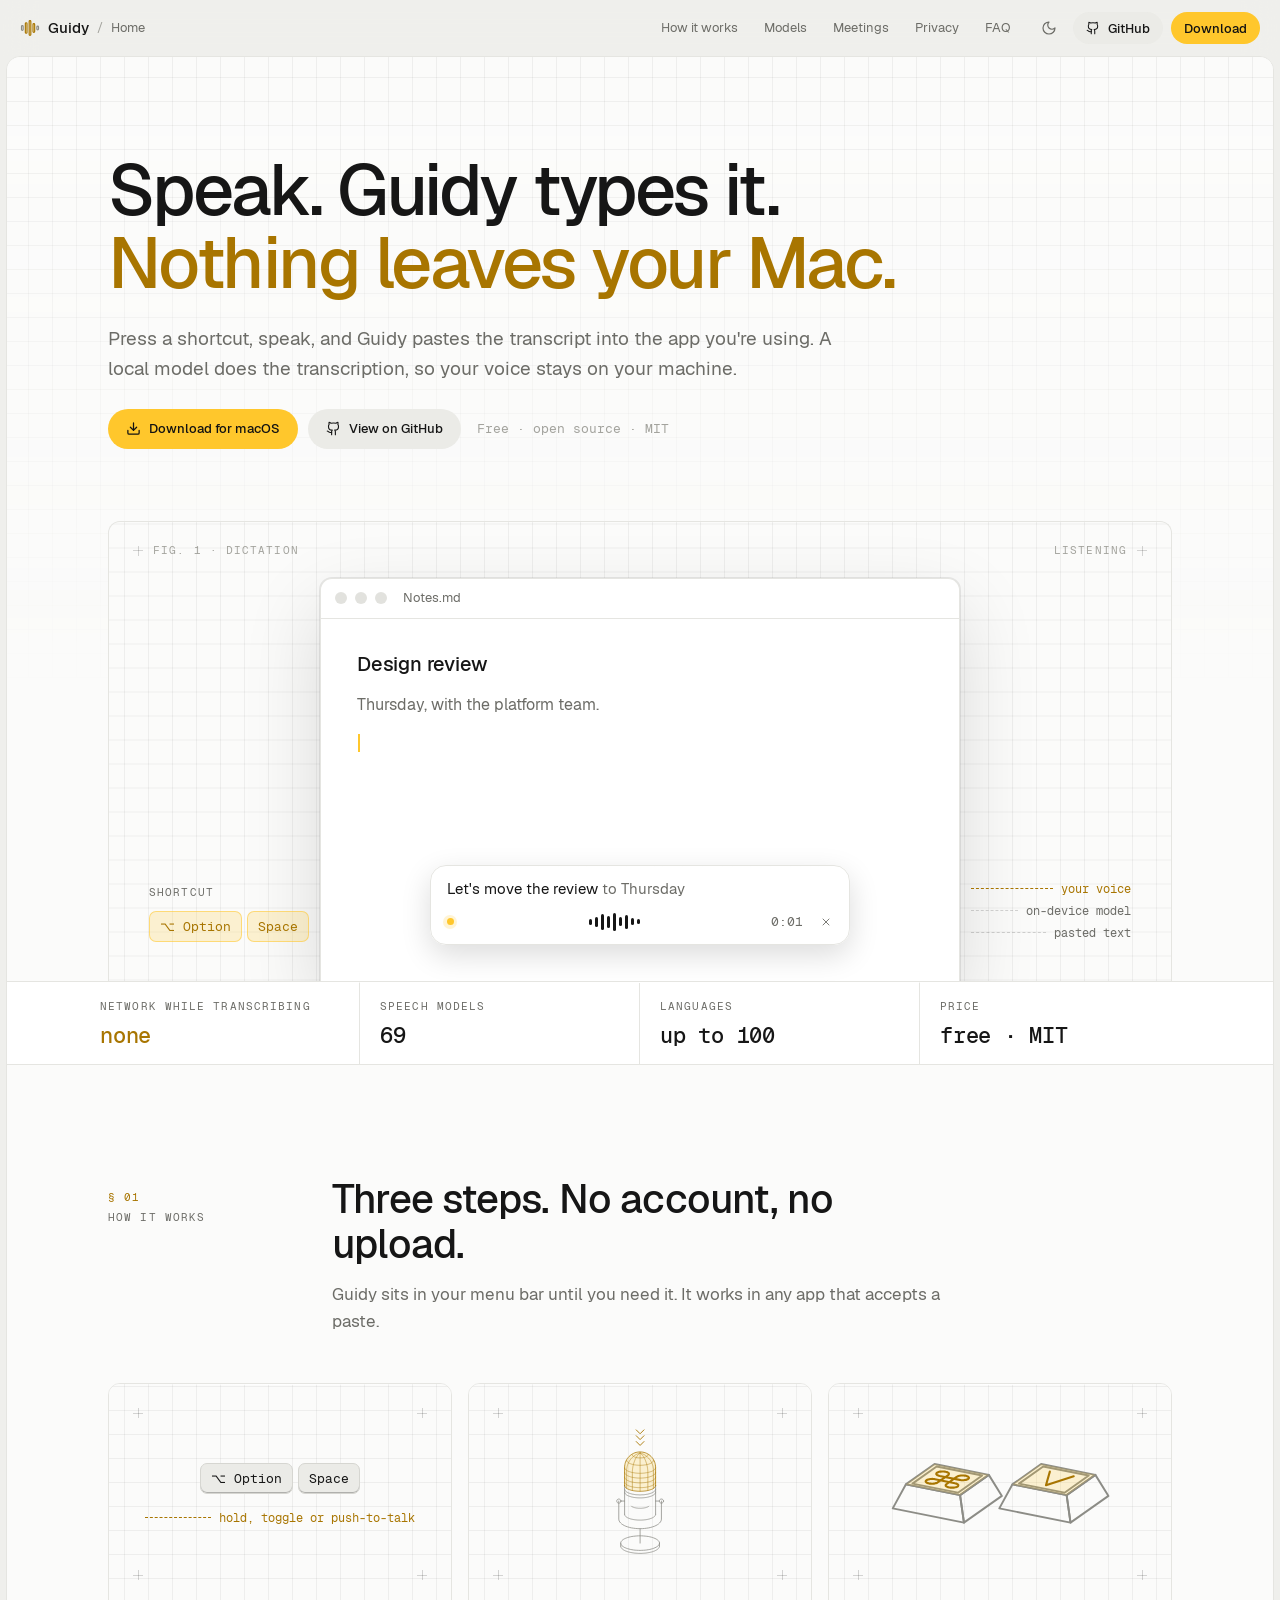
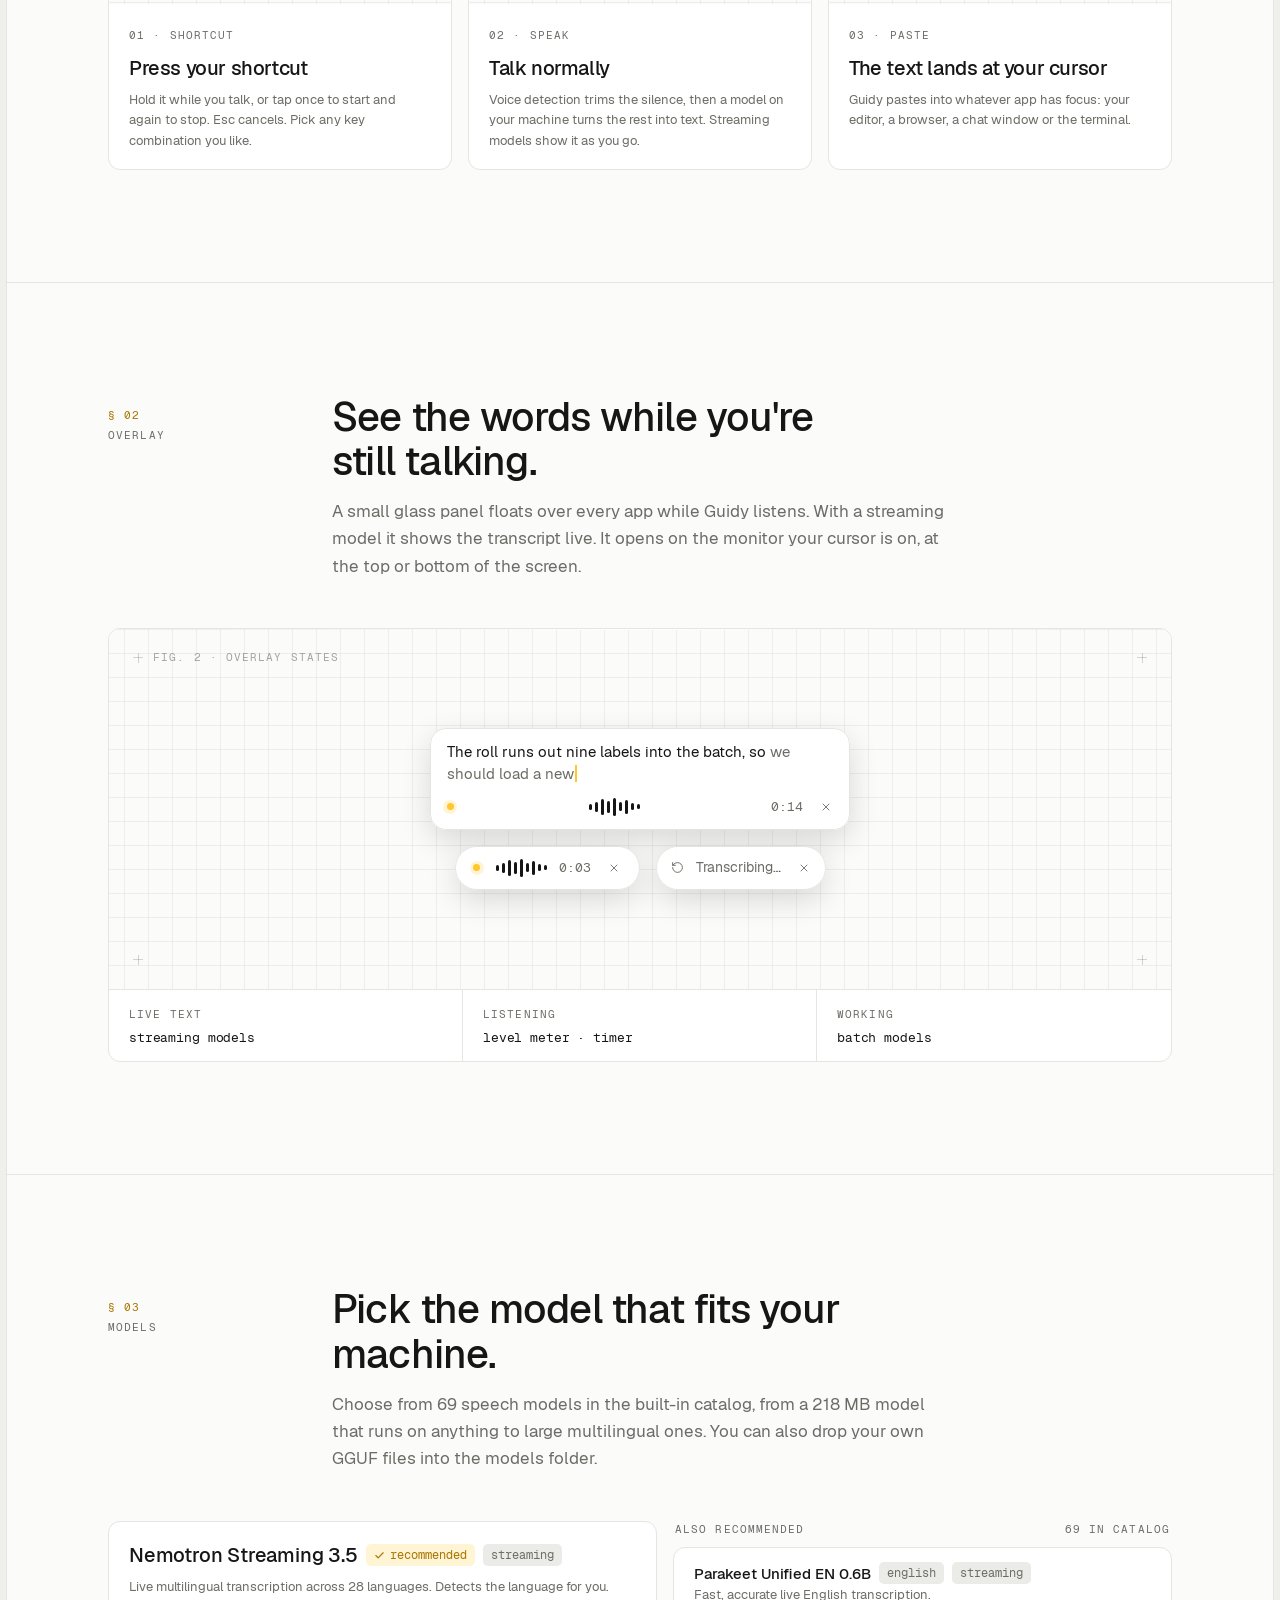
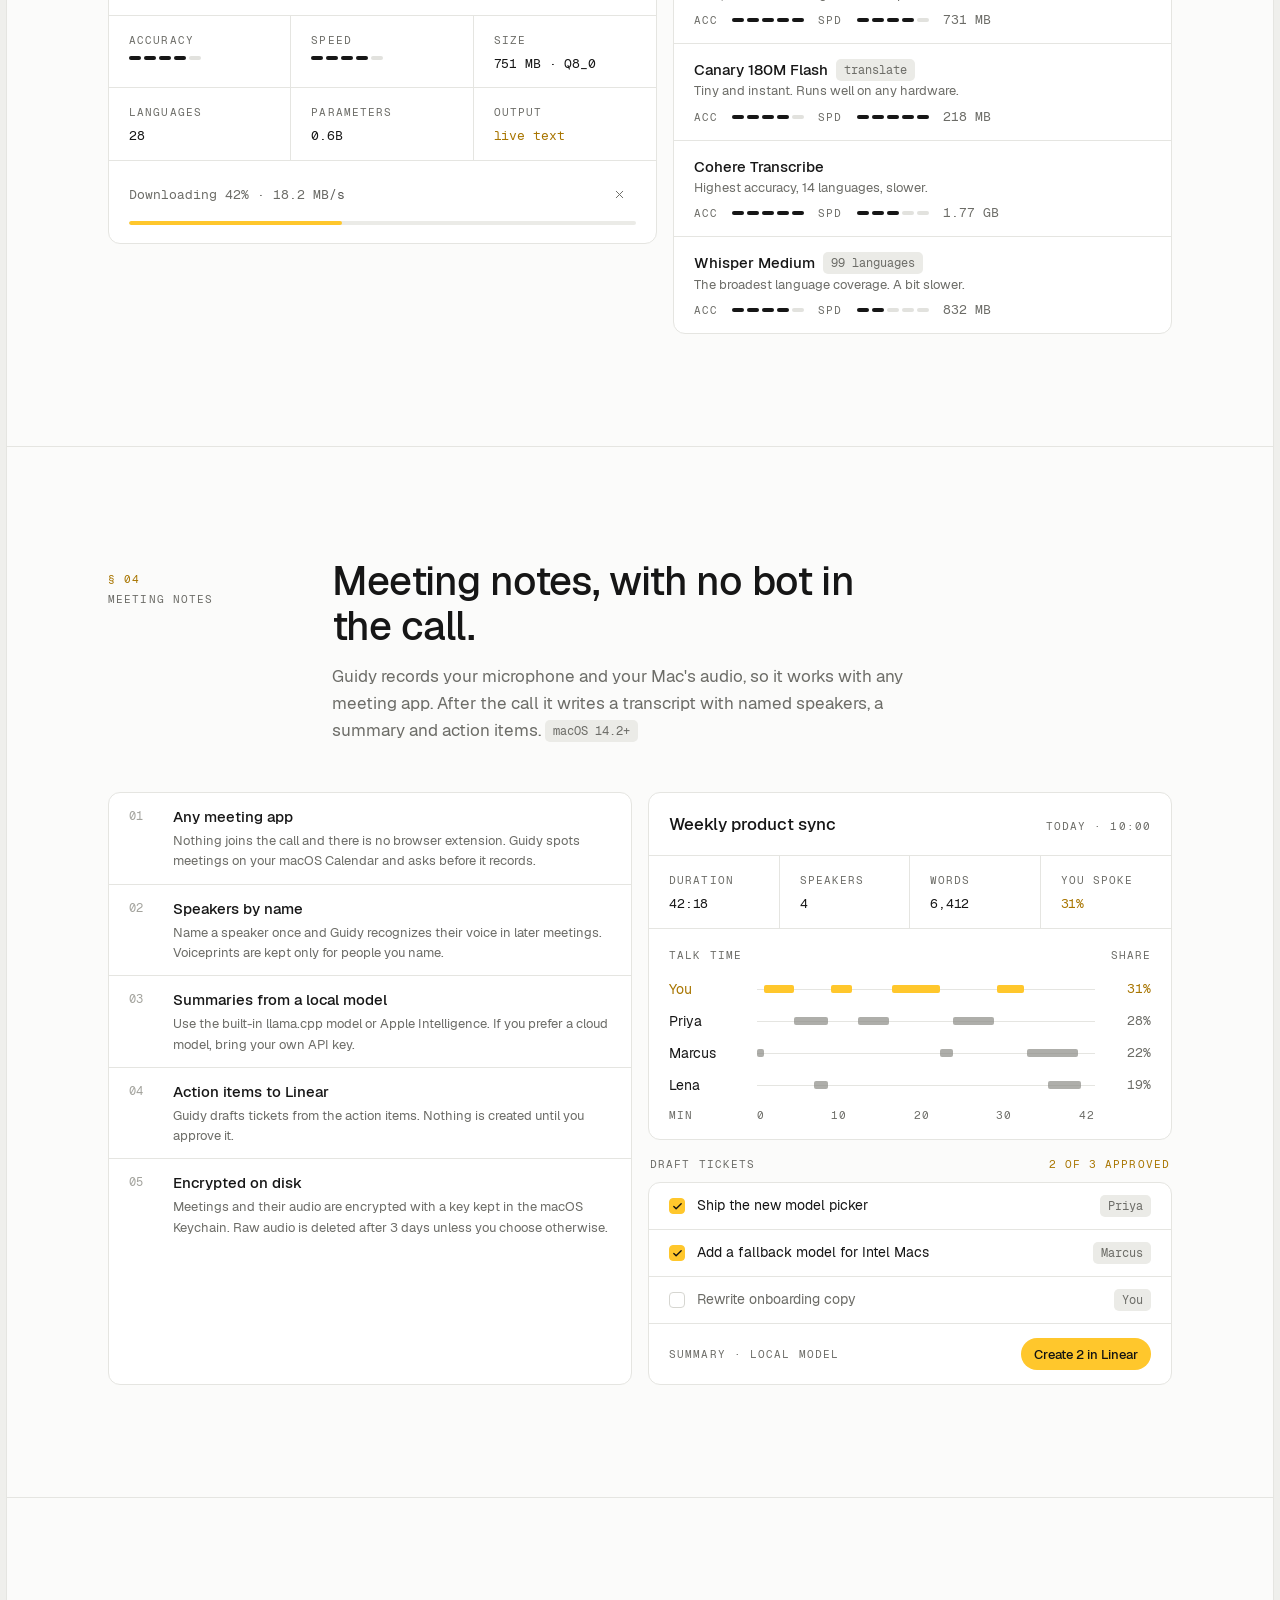
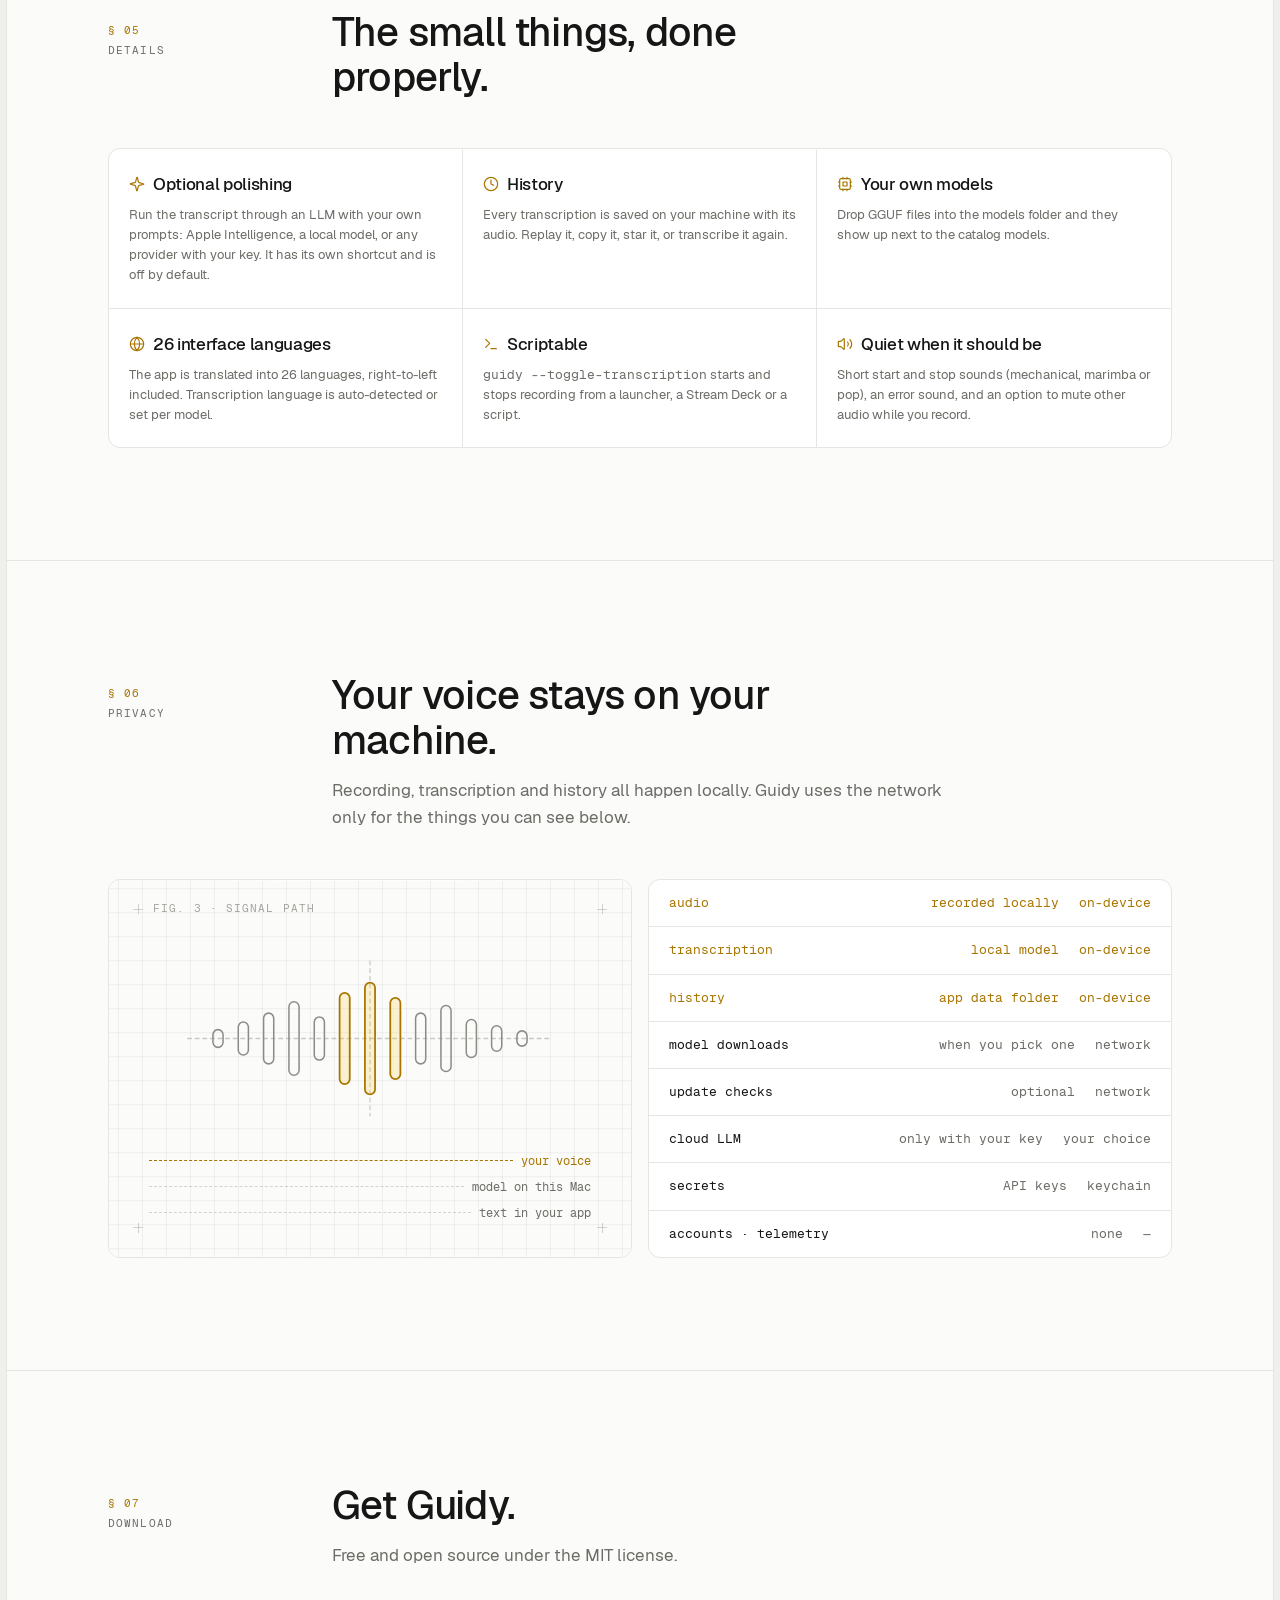
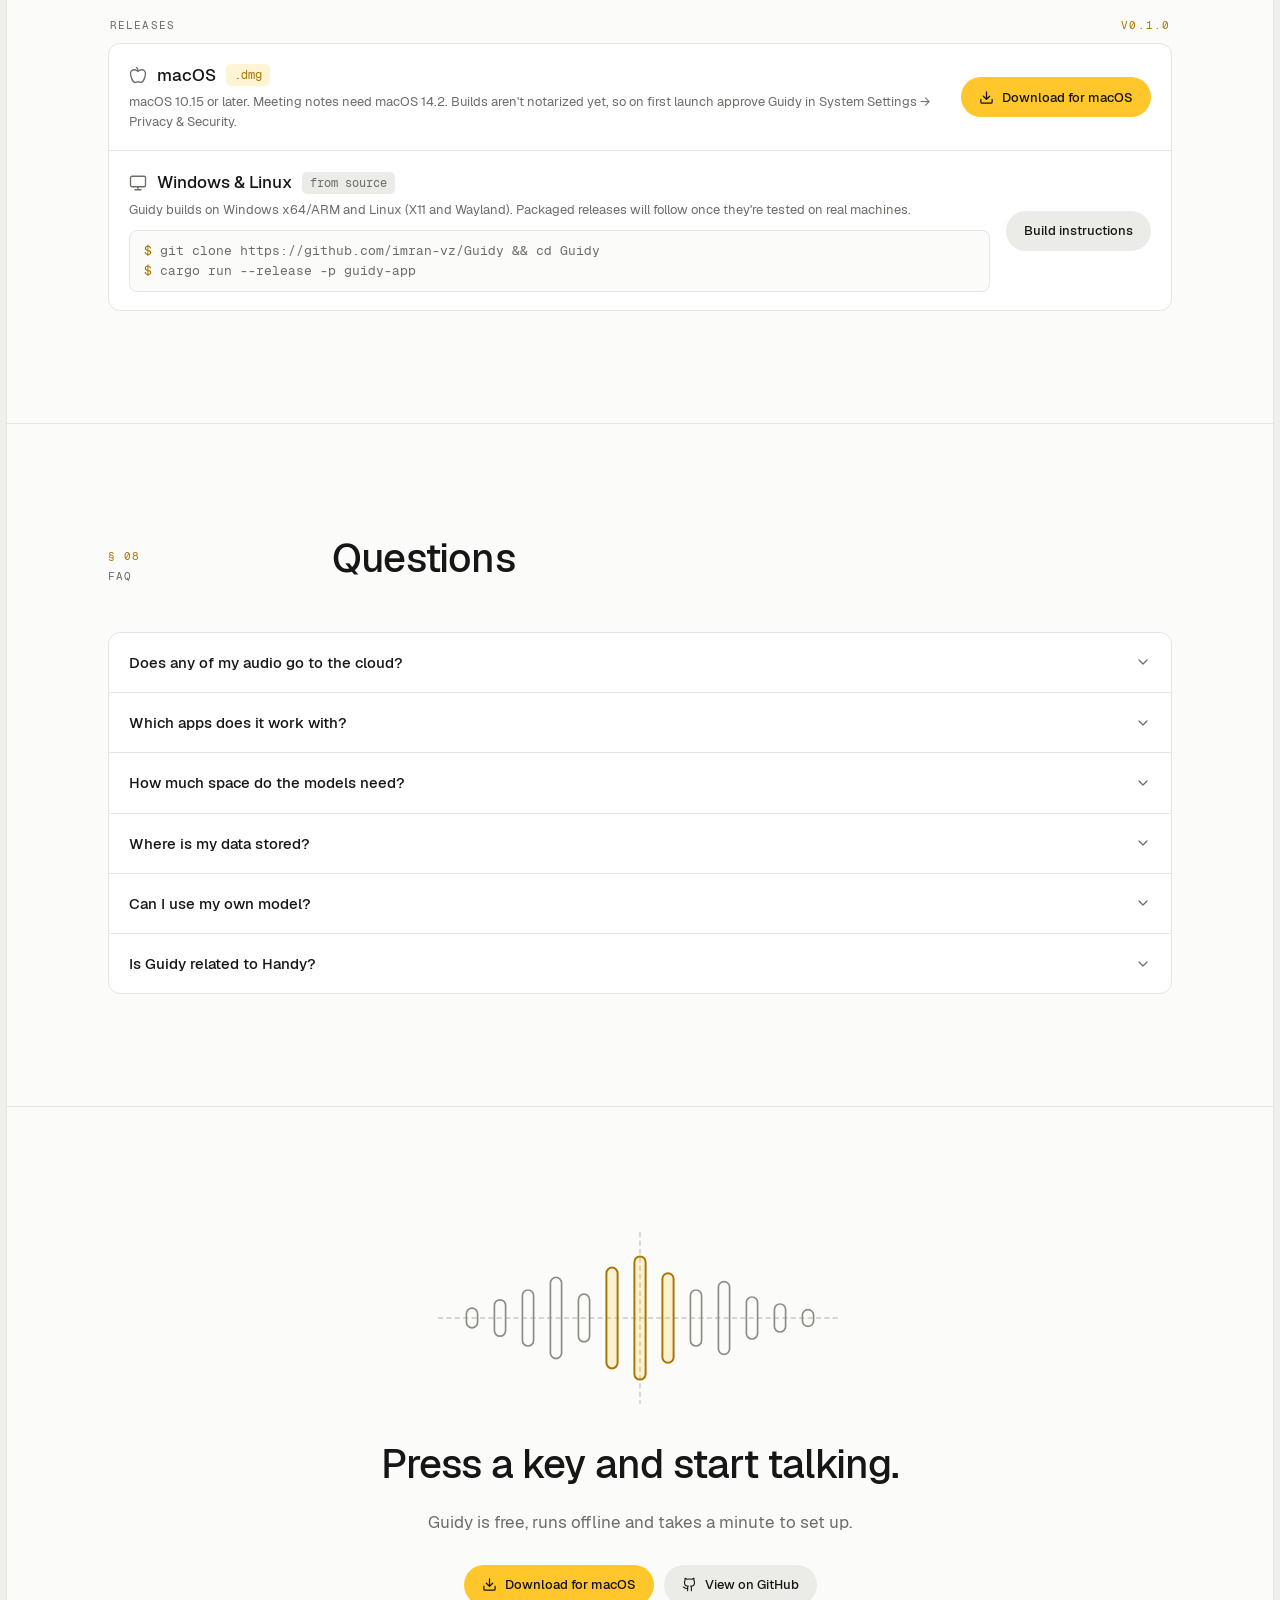
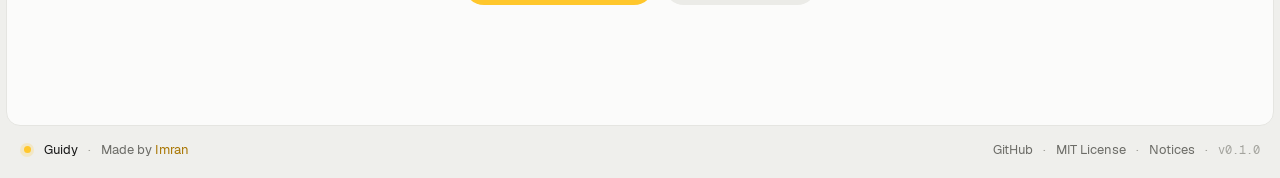
<file: website/index.html>
<!doctype html>
<html lang="en">
<head>
<meta charset="utf-8">
<meta name="viewport" content="width=device-width,initial-scale=1">
<title>Guidy: offline speech to text for your desktop</title>
<meta name="description" content="Press a shortcut, speak, and Guidy pastes the transcript into the app you're using. Transcription runs on your machine. Free and open source.">
<meta name="author" content="Imran">
<link rel="author" href="https://imran.codes">
<link rel="canonical" href="https://guidy.imran.codes/">
<meta property="og:type" content="website">
<meta property="og:site_name" content="Guidy">
<meta property="og:url" content="https://guidy.imran.codes/">
<meta property="og:title" content="Guidy: offline speech to text">
<meta property="og:description" content="Press a shortcut, speak, and Guidy types into the focused app. Transcription runs on your machine. Free and open source.">
<meta property="og:image" content="https://guidy.imran.codes/assets/og.png">
<meta property="og:image:width" content="1200">
<meta property="og:image:height" content="630">
<meta property="og:image:alt" content="Guidy: Speak. Guidy types it. Nothing leaves your Mac.">
<meta name="twitter:card" content="summary_large_image">
<meta name="twitter:title" content="Guidy: offline speech to text">
<meta name="twitter:description" content="Press a shortcut, speak, and Guidy types into the focused app. Transcription runs on your machine.">
<meta name="twitter:image" content="https://guidy.imran.codes/assets/og.png">
<meta name="twitter:image:alt" content="Guidy: Speak. Guidy types it. Nothing leaves your Mac.">
<meta name="theme-color" content="#1b1b1b" media="(prefers-color-scheme: dark)">
<meta name="theme-color" content="#efefec" media="(prefers-color-scheme: light)">
<link rel="icon" href="/favicon.svg" type="image/svg+xml">
<link rel="icon" href="/assets/favicon-32.png" type="image/png" sizes="32x32">
<link rel="apple-touch-icon" href="/assets/apple-touch-icon.png">
<link rel="preload" href="assets/fonts/Geist-Regular.ttf" as="font" type="font/ttf" crossorigin>
<link rel="preload" href="assets/fonts/GeistMono-Regular.ttf" as="font" type="font/ttf" crossorigin>
<script>
  // Set the mode before first paint: saved choice, else the OS appearance.
  (function(){var m=localStorage.getItem("guidy-mode");if(!m)m=matchMedia("(prefers-color-scheme: light)").matches?"light":"dark";document.documentElement.dataset.mode=m})();
</script>
<link rel="stylesheet" href="styles.css">
<script type="application/ld+json">
{
  "@context": "https://schema.org",
  "@type": "SoftwareApplication",
  "name": "Guidy",
  "url": "https://guidy.imran.codes",
  "image": "https://guidy.imran.codes/assets/guidy-512.png",
  "description": "Offline speech to text for the desktop. Press a shortcut, speak, and Guidy pastes the transcript into the focused app.",
  "applicationCategory": "ProductivityApplication",
  "operatingSystem": "macOS",
  "softwareVersion": "0.1.0",
  "license": "https://opensource.org/licenses/MIT",
  "offers": { "@type": "Offer", "price": "0", "priceCurrency": "USD" },
  "codeRepository": "https://github.com/imran-vz/Guidy",
  "author": { "@type": "Person", "name": "Imran", "url": "https://imran.codes", "sameAs": ["https://github.com/imran-vz"] }
}
</script>
</head>
<body>
<a class="skip" href="#main">Skip to content</a>

<!-- Icons (Lucide, ISC), the same set the app uses through gpui-kit. -->
<svg width="0" height="0" style="position:absolute" aria-hidden="true">
  <defs>
    <symbol id="i-dl" viewBox="0 0 24 24"><path d="M12 15V3M7 10l5 5 5-5M21 15v4a2 2 0 0 1-2 2H5a2 2 0 0 1-2-2v-4"/></symbol>
    <symbol id="i-gh" viewBox="0 0 24 24"><path d="M15 22v-4a4.8 4.8 0 0 0-1-3.5c3 0 6-2 6-5.5.08-1.25-.27-2.48-1-3.5.28-1.15.28-2.35 0-3.5 0 0-1 0-3 1.5-2.64-.5-5.36-.5-8 0C6 2 5 2 5 2c-.3 1.15-.3 2.35 0 3.5A5.403 5.403 0 0 0 4 9c0 3.5 3 5.5 6 5.5-.39.49-.68 1.05-.85 1.65-.17.6-.22 1.23-.15 1.85v4"/><path d="M9 18c-4.51 2-5-2-7-2"/></symbol>
    <symbol id="i-x" viewBox="0 0 24 24"><path d="M18 6 6 18M6 6l12 12"/></symbol>
    <symbol id="i-reset" viewBox="0 0 24 24"><path d="M3 12a9 9 0 1 0 9-9 9.75 9.75 0 0 0-6.74 2.74L3 8"/><path d="M3 3v5h5"/></symbol>
    <symbol id="i-check" viewBox="0 0 24 24"><path d="M20 6 9 17l-5-5"/></symbol>
    <symbol id="i-chev" viewBox="0 0 24 24"><path d="m6 9 6 6 6-6"/></symbol>
    <symbol id="i-spark" viewBox="0 0 24 24"><path d="M9.9 15.5A2 2 0 0 0 8.5 14l-6.1-1.6a.5.5 0 0 1 0-1L8.5 10A2 2 0 0 0 10 8.5l1.6-6.1a.5.5 0 0 1 1 0L14 8.5a2 2 0 0 0 1.5 1.5l6.1 1.6a.5.5 0 0 1 0 1L15.5 14a2 2 0 0 0-1.5 1.5l-1.6 6.1a.5.5 0 0 1-1 0Z"/></symbol>
    <symbol id="i-clock" viewBox="0 0 24 24"><circle cx="12" cy="12" r="10"/><path d="M12 6v6l4 2"/></symbol>
    <symbol id="i-cpu" viewBox="0 0 24 24"><rect x="4" y="4" width="16" height="16" rx="2"/><rect x="9" y="9" width="6" height="6"/><path d="M15 2v2M15 20v2M2 15h2M2 9h2M20 15h2M20 9h2M9 2v2M9 20v2"/></symbol>
    <symbol id="i-globe" viewBox="0 0 24 24"><circle cx="12" cy="12" r="10"/><path d="M12 2a14.5 14.5 0 0 0 0 20 14.5 14.5 0 0 0 0-20M2 12h20"/></symbol>
    <symbol id="i-term" viewBox="0 0 24 24"><path d="m4 17 6-6-6-6M12 19h8"/></symbol>
    <symbol id="i-vol" viewBox="0 0 24 24"><path d="M11 4.7a.7.7 0 0 0-1.2-.5L6.4 7.6A1.4 1.4 0 0 1 5.4 8H3a1 1 0 0 0-1 1v6a1 1 0 0 0 1 1h2.4a1.4 1.4 0 0 1 1 .4l3.4 3.4a.7.7 0 0 0 1.2-.5ZM16 9a5 5 0 0 1 0 6M19.4 18.4a9 9 0 0 0 0-12.8"/></symbol>
    <symbol id="i-apple" viewBox="0 0 24 24"><path d="M12 20.94c1.5 0 2.75 1.06 4 1.06 3 0 6-8 6-12.22A4.91 4.91 0 0 0 17 5c-2.22 0-4 1.44-5 2-1-.56-2.78-2-5-2a4.9 4.9 0 0 0-5 4.78C2 14 5 22 8 22c1.25 0 2.5-1.06 4-1.06Z"/><path d="M10 2c1 .5 2 2 2 5"/></symbol>
    <symbol id="i-monitor" viewBox="0 0 24 24"><rect x="2" y="3" width="20" height="14" rx="2"/><path d="M8 21h8M12 17v4"/></symbol>
    <symbol id="i-sun" viewBox="0 0 24 24"><circle cx="12" cy="12" r="4"/><path d="M12 2v2M12 20v2M4.93 4.93l1.41 1.41M17.66 17.66l1.41 1.41M2 12h2M20 12h2M6.34 17.66l-1.41 1.41M19.07 4.93l-1.41 1.41"/></symbol>
    <symbol id="i-moon" viewBox="0 0 24 24"><path d="M12 3a6 6 0 0 0 9 9 9 9 0 1 1-9-9Z"/></symbol>
  </defs>
</svg>

<header class="titlebar">
  <a class="brand" href="#top" aria-label="Guidy home">
    <svg class="mark" width="20" height="20" viewBox="0 0 24 24" aria-hidden="true"><rect class="m-l" x="1.8" y="9.2" width="2" height="5.6" rx="1"/><rect class="m-a" x="6.4" y="5.7" width="2" height="12.6" rx="1"/><rect class="m-a" x="11" y="3.2" width="2" height="17.6" rx="1"/><rect class="m-a" x="15.6" y="6.7" width="2" height="10.6" rx="1"/><rect class="m-l" x="20.2" y="9.7" width="2" height="4.6" rx="1"/></svg>
    <span class="prod">Guidy</span><span class="slash">/</span><span class="where" id="where">Home</span>
  </a>
  <nav class="nav" aria-label="Sections">
    <a href="#how">How it works</a>
    <a href="#models">Models</a>
    <a href="#meetings">Meetings</a>
    <a href="#privacy">Privacy</a>
    <a href="#faq">FAQ</a>
  </nav>
  <div class="actions">
    <button class="ib" id="mode" type="button" aria-label="Switch to light mode">
      <svg width="16" height="16" fill="none" stroke="currentColor" stroke-width="1.8" stroke-linecap="round" stroke-linejoin="round"><use href="#i-sun"/></svg>
    </button>
    <a class="btn s sm" href="https://github.com/imran-vz/Guidy">
      <svg width="14" height="14" fill="none" stroke="currentColor" stroke-width="1.8" stroke-linecap="round" stroke-linejoin="round"><use href="#i-gh"/></svg>GitHub
    </a>
    <a class="btn p sm" href="#download">Download</a>
  </div>
</header>

<main class="well" id="main">

  <!-- ───────────── Hero ───────────── -->
  <section class="hero" id="top">
    <div class="bp hero-grid" aria-hidden="true"></div>
    <div class="wrap">
      <div class="hero-top">
        <h1>Speak. Guidy types it. <em>Nothing leaves your Mac.</em></h1>
        <p class="lede">Press a shortcut, speak, and Guidy pastes the transcript into the app you're using. A local model does the transcription, so your voice stays on your machine.</p>
        <div class="ctas">
          <a class="btn p" href="#download">
            <svg width="15" height="15" fill="none" stroke="currentColor" stroke-width="2" stroke-linecap="round" stroke-linejoin="round"><use href="#i-dl"/></svg>Download for macOS
          </a>
          <a class="btn s" href="https://github.com/imran-vz/Guidy">
            <svg width="15" height="15" fill="none" stroke="currentColor" stroke-width="1.8" stroke-linecap="round" stroke-linejoin="round"><use href="#i-gh"/></svg>View on GitHub
          </a>
          <span class="note mono">Free · open source · MIT</span>
        </div>
      </div>

      <!-- Desktop stand-in: an editor receiving dictation, with the overlay. -->
      <div class="bp demo" aria-label="Animated demo: holding the shortcut, speaking, and the text appearing in an editor" role="img">
        <i class="x tl"></i><i class="x tr"></i>
        <span class="fig" style="left:44px;top:20px">Fig. 1 · Dictation</span>
        <span class="fig" style="right:44px;top:20px" id="demo-state">Idle</span>
        <div class="editor rim">
          <div class="bar-top"><div class="lights"><i></i><i></i><i></i></div>Notes.md</div>
          <div class="doc">
            <div class="h">Design review</div>
            <p class="muted" style="margin-bottom:12px">Thursday, with the platform team.</p>
            <p><span class="typed" id="typed"></span><span class="caret"></span></p>
          </div>
        </div>
        <div class="keys">
          <span class="eyebrow">Shortcut</span>
          <div class="kbd" id="demo-keys"><span>⌥ Option</span><span>Space</span></div>
        </div>
        <div class="legend">
          <span class="callout a">your voice</span>
          <span class="callout">on-device model</span>
          <span class="callout">pasted text</span>
        </div>
        <div class="overlay-dock hidden" id="dock">
          <div class="pill live rim" id="pill-live">
            <div class="txt" id="live-txt"></div>
            <div class="rowp">
              <span class="dot pulse"></span>
              <div style="flex:1;display:flex;justify-content:center">
                <div class="wave" data-wave></div>
              </div>
              <span class="mono muted" id="timer">0:00</span>
              <span class="ib" aria-hidden="true"><svg width="12" height="12" fill="none" stroke="currentColor" stroke-width="1.8" stroke-linecap="round"><use href="#i-x"/></svg></span>
            </div>
          </div>
        </div>
      </div>
    </div>
  </section>

  <!-- Facts strip -->
  <div class="panel strip rim">
    <div class="wrap" style="padding:0">
      <div class="stats c4">
        <div><span class="eyebrow">Network while transcribing</span><span class="v acc">none</span></div>
        <div><span class="eyebrow">Speech models</span><span class="v">69</span></div>
        <div><span class="eyebrow">Languages</span><span class="v">up to 100</span></div>
        <div><span class="eyebrow">Price</span><span class="v">free · MIT</span></div>
      </div>
    </div>
  </div>

  <!-- ───────────── 01 How it works ───────────── -->
  <section class="section" id="how" data-name="How it works">
    <div class="wrap">
      <div class="section-head reveal">
        <div class="num"><span class="eyebrow acc">§ 01</span><span class="eyebrow">How it works</span></div>
        <div>
          <h2>Three steps. No account, no upload.</h2>
          <p class="lede">Guidy sits in your menu bar until you need it. It works in any app that accepts a paste.</p>
        </div>
      </div>
      <div class="steps">
        <article class="panel rim step reveal">
          <div class="bp">
            <i class="x tl"></i><i class="x tr"></i><i class="x bl"></i><i class="x br"></i>
            <div class="kbd-stage">
              <div class="kbd" data-keys><span>⌥ Option</span><span>Space</span></div>
              <span class="callout a" style="width:270px">hold, toggle or push-to-talk</span>
            </div>
          </div>
          <div class="sec">
            <span class="eyebrow">01 · Shortcut</span>
            <h3>Press your shortcut</h3>
            <p class="desc">Hold it while you talk, or tap once to start and again to stop. Esc cancels. Pick any key combination you like.</p>
          </div>
        </article>
        <article class="panel rim step reveal">
          <div class="bp">
            <i class="x tl"></i><i class="x tr"></i><i class="x bl"></i><i class="x br"></i>
            <div class="ill nudge" style="--ar:480/210;--dx:29.2%"><i class="l" style="--m:url(assets/illustrations/microphone.svg)"></i><i class="f" style="--m:url(assets/illustrations/microphone-fill.svg)"></i><i class="a" style="--m:url(assets/illustrations/microphone-accent.svg)"></i></div>
          </div>
          <div class="sec">
            <span class="eyebrow">02 · Speak</span>
            <h3>Talk normally</h3>
            <p class="desc">Voice detection trims the silence, then a model on your machine turns the rest into text. Streaming models show it as you go.</p>
          </div>
        </article>
        <article class="panel rim step reveal">
          <div class="bp">
            <i class="x tl"></i><i class="x tr"></i><i class="x bl"></i><i class="x br"></i>
            <div class="ill zoom" style="--ar:480/210"><i class="l" style="--m:url(assets/illustrations/paste-keys.svg)"></i><i class="f" style="--m:url(assets/illustrations/paste-keys-fill.svg)"></i><i class="a" style="--m:url(assets/illustrations/paste-keys-accent.svg)"></i></div>
          </div>
          <div class="sec">
            <span class="eyebrow">03 · Paste</span>
            <h3>The text lands at your cursor</h3>
            <p class="desc">Guidy pastes into whatever app has focus: your editor, a browser, a chat window or the terminal.</p>
          </div>
        </article>
      </div>
    </div>
  </section>

  <!-- ───────────── 02 Overlay ───────────── -->
  <section class="section" id="overlay" data-name="Overlay">
    <div class="wrap">
      <div class="section-head reveal">
        <div class="num"><span class="eyebrow acc">§ 02</span><span class="eyebrow">Overlay</span></div>
        <div>
          <h2>See the words while you're still talking.</h2>
          <p class="lede">A small glass panel floats over every app while Guidy listens. With a streaming model it shows the transcript live. It opens on the monitor your cursor is on, at the top or bottom of the screen.</p>
        </div>
      </div>
      <div class="panel rim reveal">
        <div class="bp ovl-stage">
          <i class="x tl"></i><i class="x tr"></i><i class="x bl"></i><i class="x br"></i>
          <span class="fig" style="left:44px;top:20px">Fig. 2 · Overlay states</span>
          <div class="pill live rim">
            <div class="txt">The roll runs out nine labels into the batch, so <span class="tail">we should load a new</span><span class="caret"></span></div>
            <div class="rowp"><span class="dot pulse"></span><div style="flex:1;display:flex;justify-content:center"><div class="wave" data-wave></div></div><span class="mono muted">0:14</span><span class="ib" aria-hidden="true"><svg width="12" height="12" fill="none" stroke="currentColor" stroke-width="1.8" stroke-linecap="round"><use href="#i-x"/></svg></span></div>
          </div>
          <div class="ovl-row">
            <div class="pill rim"><span class="dot pulse"></span><div class="wave" data-wave></div><span class="mono muted">0:03</span><span class="ib" aria-hidden="true"><svg width="12" height="12" fill="none" stroke="currentColor" stroke-width="1.8" stroke-linecap="round"><use href="#i-x"/></svg></span></div>
            <div class="pill rim sheen" style="padding-right:10px"><span class="muted" style="display:grid"><svg width="13" height="13" fill="none" stroke="currentColor" stroke-width="1.8" stroke-linecap="round" stroke-linejoin="round"><use href="#i-reset"/></svg></span><span class="shimmer" style="font-size:14px">Transcribing…</span><span class="ib" aria-hidden="true"><svg width="12" height="12" fill="none" stroke="currentColor" stroke-width="1.8" stroke-linecap="round"><use href="#i-x"/></svg></span></div>
          </div>
        </div>
        <div class="stats c3 sm" style="border-top:1px solid var(--hair)">
          <div><span class="eyebrow">Live text</span><span class="v">streaming models</span></div>
          <div><span class="eyebrow">Listening</span><span class="v">level meter · timer</span></div>
          <div><span class="eyebrow">Working</span><span class="v">batch models</span></div>
        </div>
      </div>
    </div>
  </section>

  <!-- ───────────── 03 Models ───────────── -->
  <section class="section" id="models" data-name="Models">
    <div class="wrap">
      <div class="section-head reveal">
        <div class="num"><span class="eyebrow acc">§ 03</span><span class="eyebrow">Models</span></div>
        <div>
          <h2>Pick the model that fits your machine.</h2>
          <p class="lede">Choose from 69 speech models in the built-in catalog, from a 218 MB model that runs on anything to large multilingual ones. You can also drop your own GGUF files into the models folder.</p>
        </div>
      </div>
      <div class="models">
        <div class="panel rim reveal">
          <div class="sec">
            <div class="mhead"><span class="nm">Nemotron Streaming 3.5</span><span class="chip a"><svg width="11" height="11" fill="none" stroke="currentColor" stroke-width="2.4" stroke-linecap="round" stroke-linejoin="round"><use href="#i-check"/></svg>recommended</span><span class="chip">streaming</span></div>
            <p class="desc" style="margin-top:6px">Live multilingual transcription across 28 languages. Detects the language for you.</p>
          </div>
          <div class="stats c3 sm" style="border-top:1px solid var(--hair)">
            <div><span class="eyebrow">Accuracy</span><span class="pips" data-pips="4"></span></div>
            <div><span class="eyebrow">Speed</span><span class="pips" data-pips="4"></span></div>
            <div><span class="eyebrow">Size</span><span class="v">751 MB · Q8_0</span></div>
            <div><span class="eyebrow">Languages</span><span class="v">28</span></div>
            <div><span class="eyebrow">Parameters</span><span class="v">0.6B</span></div>
            <div><span class="eyebrow">Output</span><span class="v acc">live text</span></div>
          </div>
          <div class="sec sheen" style="border-top:1px solid var(--hair)">
            <div style="display:flex;justify-content:space-between;align-items:center;gap:12px">
              <span class="mono shimmer">Downloading 42% · 18.2 MB/s</span>
              <span class="ib" aria-hidden="true"><svg width="13" height="13" fill="none" stroke="currentColor" stroke-width="1.8" stroke-linecap="round"><use href="#i-x"/></svg></span>
            </div>
            <div class="bar" style="margin-top:10px"><i style="width:42%"></i></div>
          </div>
        </div>
        <div class="group reveal">
          <div class="eyebrow"><span>Also recommended</span><span>69 in catalog</span></div>
          <div class="panel rim">
            <div class="mcard"><div><div class="nm">Parakeet Unified EN 0.6B <span class="chip">english</span><span class="chip">streaming</span></div><p class="desc">Fast, accurate live English transcription.</p>
              <div class="meta"><span class="eyebrow">Acc</span><span class="pips" data-pips="5"></span><span class="eyebrow">Spd</span><span class="pips" data-pips="4"></span><span class="mono muted">731 MB</span></div></div></div>
            <div class="mcard"><div><div class="nm">Canary 180M Flash <span class="chip">translate</span></div><p class="desc">Tiny and instant. Runs well on any hardware.</p>
              <div class="meta"><span class="eyebrow">Acc</span><span class="pips" data-pips="4"></span><span class="eyebrow">Spd</span><span class="pips" data-pips="5"></span><span class="mono muted">218 MB</span></div></div></div>
            <div class="mcard"><div><div class="nm">Cohere Transcribe</div><p class="desc">Highest accuracy, 14 languages, slower.</p>
              <div class="meta"><span class="eyebrow">Acc</span><span class="pips" data-pips="5"></span><span class="eyebrow">Spd</span><span class="pips" data-pips="3"></span><span class="mono muted">1.77 GB</span></div></div></div>
            <div class="mcard"><div><div class="nm">Whisper Medium <span class="chip">99 languages</span></div><p class="desc">The broadest language coverage. A bit slower.</p>
              <div class="meta"><span class="eyebrow">Acc</span><span class="pips" data-pips="4"></span><span class="eyebrow">Spd</span><span class="pips" data-pips="2"></span><span class="mono muted">832 MB</span></div></div></div>
          </div>
        </div>
      </div>
    </div>
  </section>

  <!-- ───────────── 04 Meetings ───────────── -->
  <section class="section" id="meetings" data-name="Meetings">
    <div class="wrap">
      <div class="section-head reveal">
        <div class="num"><span class="eyebrow acc">§ 04</span><span class="eyebrow">Meeting notes</span></div>
        <div>
          <h2>Meeting notes, with no bot in the call.</h2>
          <p class="lede">Guidy records your microphone and your Mac's audio, so it works with any meeting app. After the call it writes a transcript with named speakers, a summary and action items. <span class="chip" style="vertical-align:1px">macOS 14.2+</span></p>
        </div>
      </div>
      <div class="split">
        <div class="panel rim reveal">
          <div class="feature-list">
            <div class="row"><span class="idx">01</span><div class="lbl"><b>Any meeting app</b><span class="desc">Nothing joins the call and there is no browser extension. Guidy spots meetings on your macOS Calendar and asks before it records.</span></div></div>
            <div class="row"><span class="idx">02</span><div class="lbl"><b>Speakers by name</b><span class="desc">Name a speaker once and Guidy recognizes their voice in later meetings. Voiceprints are kept only for people you name.</span></div></div>
            <div class="row"><span class="idx">03</span><div class="lbl"><b>Summaries from a local model</b><span class="desc">Use the built-in llama.cpp model or Apple Intelligence. If you prefer a cloud model, bring your own API key.</span></div></div>
            <div class="row"><span class="idx">04</span><div class="lbl"><b>Action items to Linear</b><span class="desc">Guidy drafts tickets from the action items. Nothing is created until you approve it.</span></div></div>
            <div class="row"><span class="idx">05</span><div class="lbl"><b>Encrypted on disk</b><span class="desc">Meetings and their audio are encrypted with a key kept in the macOS Keychain. Raw audio is deleted after 3 days unless you choose otherwise.</span></div></div>
          </div>
        </div>
        <div style="display:flex;flex-direction:column;gap:16px">
          <div class="panel rim reveal">
            <div class="sec" style="display:flex;justify-content:space-between;align-items:baseline;gap:12px;flex-wrap:wrap">
              <span style="font-size:var(--t-title);font-weight:500">Weekly product sync</span><span class="eyebrow">Today · 10:00</span>
            </div>
            <div class="stats c4 sm" style="border-top:1px solid var(--hair)">
              <div><span class="eyebrow">Duration</span><span class="v">42:18</span></div>
              <div><span class="eyebrow">Speakers</span><span class="v">4</span></div>
              <div><span class="eyebrow">Words</span><span class="v">6,412</span></div>
              <div><span class="eyebrow">You spoke</span><span class="v acc">31%</span></div>
            </div>
            <div class="sec" style="border-top:1px solid var(--hair);padding-bottom:4px;display:flex;justify-content:space-between"><span class="eyebrow">Talk time</span><span class="eyebrow">Share</span></div>
            <div class="talk" id="talk"></div>
          </div>
          <div class="group reveal">
            <div class="eyebrow"><span>Draft tickets</span><span class="acc">2 of 3 approved</span></div>
            <div class="panel rim">
              <div class="ticket"><span class="check on"><svg width="11" height="11" fill="none" stroke="currentColor" stroke-width="3" stroke-linecap="round" stroke-linejoin="round"><use href="#i-check"/></svg></span><div class="t">Ship the new model picker</div><span class="chip">Priya</span></div>
              <div class="ticket"><span class="check on"><svg width="11" height="11" fill="none" stroke="currentColor" stroke-width="3" stroke-linecap="round" stroke-linejoin="round"><use href="#i-check"/></svg></span><div class="t">Add a fallback model for Intel Macs</div><span class="chip">Marcus</span></div>
              <div class="ticket"><span class="check"></span><div class="t muted">Rewrite onboarding copy</div><span class="chip">You</span></div>
              <div class="foot"><span class="eyebrow">Summary · local model</span><button class="btn p sm" type="button" tabindex="-1">Create 2 in Linear</button></div>
            </div>
          </div>
        </div>
      </div>
    </div>
  </section>

  <!-- ───────────── 05 Everything else ───────────── -->
  <section class="section" id="more" data-name="Details">
    <div class="wrap">
      <div class="section-head reveal">
        <div class="num"><span class="eyebrow acc">§ 05</span><span class="eyebrow">Details</span></div>
        <div>
          <h2>The small things, done properly.</h2>
        </div>
      </div>
      <div class="panel rim more reveal">
        <div><h3><svg width="16" height="16" fill="none" stroke="currentColor" stroke-width="1.8" stroke-linecap="round" stroke-linejoin="round"><use href="#i-spark"/></svg>Optional polishing</h3><p class="desc">Run the transcript through an LLM with your own prompts: Apple Intelligence, a local model, or any provider with your key. It has its own shortcut and is off by default.</p></div>
        <div><h3><svg width="16" height="16" fill="none" stroke="currentColor" stroke-width="1.8" stroke-linecap="round" stroke-linejoin="round"><use href="#i-clock"/></svg>History</h3><p class="desc">Every transcription is saved on your machine with its audio. Replay it, copy it, star it, or transcribe it again.</p></div>
        <div><h3><svg width="16" height="16" fill="none" stroke="currentColor" stroke-width="1.8" stroke-linecap="round" stroke-linejoin="round"><use href="#i-cpu"/></svg>Your own models</h3><p class="desc">Drop GGUF files into the models folder and they show up next to the catalog models.</p></div>
        <div><h3><svg width="16" height="16" fill="none" stroke="currentColor" stroke-width="1.8" stroke-linecap="round" stroke-linejoin="round"><use href="#i-globe"/></svg>26 interface languages</h3><p class="desc">The app is translated into 26 languages, right-to-left included. Transcription language is auto-detected or set per model.</p></div>
        <div><h3><svg width="16" height="16" fill="none" stroke="currentColor" stroke-width="1.8" stroke-linecap="round" stroke-linejoin="round"><use href="#i-term"/></svg>Scriptable</h3><p class="desc"><span class="mono">guidy --toggle-transcription</span> starts and stops recording from a launcher, a Stream Deck or a script.</p></div>
        <div><h3><svg width="16" height="16" fill="none" stroke="currentColor" stroke-width="1.8" stroke-linecap="round" stroke-linejoin="round"><use href="#i-vol"/></svg>Quiet when it should be</h3><p class="desc">Short start and stop sounds (mechanical, marimba or pop), an error sound, and an option to mute other audio while you record.</p></div>
      </div>
    </div>
  </section>

  <!-- ───────────── 06 Privacy ───────────── -->
  <section class="section" id="privacy" data-name="Privacy">
    <div class="wrap">
      <div class="section-head reveal">
        <div class="num"><span class="eyebrow acc">§ 06</span><span class="eyebrow">Privacy</span></div>
        <div>
          <h2>Your voice stays on your machine.</h2>
          <p class="lede">Recording, transcription and history all happen locally. Guidy uses the network only for the things you can see below.</p>
        </div>
      </div>
      <div class="privacy">
        <div class="panel rim reveal">
          <div class="bp" style="position:relative">
            <i class="x tl"></i><i class="x tr"></i><i class="x bl"></i><i class="x br"></i>
            <span class="fig" style="left:44px;top:20px">Fig. 3 · Signal path</span>
            <div class="ill" style="--ar:300/130;max-width:380px;position:relative;z-index:1;margin-bottom:60px"><i class="l" style="--m:url(assets/illustrations/waveform.svg)"></i><i class="f" style="--m:url(assets/illustrations/waveform-fill.svg)"></i><i class="a" style="--m:url(assets/illustrations/waveform-accent.svg)"></i></div>
            <div class="callouts">
              <span class="callout a">your voice</span>
              <span class="callout">model on this Mac</span>
              <span class="callout">text in your app</span>
            </div>
          </div>
        </div>
        <div class="panel rim reveal">
          <div class="kv a"><span>audio</span><span class="r"><span>recorded locally</span><span>on-device</span></span></div>
          <div class="kv a"><span>transcription</span><span class="r"><span>local model</span><span>on-device</span></span></div>
          <div class="kv a"><span>history</span><span class="r"><span>app data folder</span><span>on-device</span></span></div>
          <div class="kv"><span>model downloads</span><span class="r"><span>when you pick one</span><span>network</span></span></div>
          <div class="kv"><span>update checks</span><span class="r"><span>optional</span><span>network</span></span></div>
          <div class="kv"><span>cloud LLM</span><span class="r"><span>only with your key</span><span>your choice</span></span></div>
          <div class="kv"><span>secrets</span><span class="r"><span>API keys</span><span>keychain</span></span></div>
          <div class="kv"><span>accounts · telemetry</span><span class="r"><span>none</span><span>—</span></span></div>
        </div>
      </div>
    </div>
  </section>

  <!-- ───────────── 07 Download ───────────── -->
  <section class="section" id="download" data-name="Download">
    <div class="wrap">
      <div class="section-head reveal">
        <div class="num"><span class="eyebrow acc">§ 07</span><span class="eyebrow">Download</span></div>
        <div>
          <h2>Get Guidy.</h2>
          <p class="lede">Free and open source under the MIT license.</p>
        </div>
      </div>
      <div class="group reveal">
        <div class="eyebrow"><span>Releases</span><span class="acc">v0.1.0</span></div>
        <div class="panel rim">
          <div class="dl-row">
            <div>
              <div class="nm"><svg width="18" height="18" fill="none" stroke="currentColor" stroke-width="1.8" stroke-linecap="round" stroke-linejoin="round"><use href="#i-apple"/></svg>macOS <span class="chip a">.dmg</span></div>
              <p class="desc" style="margin-top:4px">macOS 10.15 or later. Meeting notes need macOS 14.2. Builds aren't notarized yet, so on first launch approve Guidy in System Settings → Privacy &amp; Security.</p>
            </div>
            <a class="btn p" href="https://github.com/imran-vz/Guidy/releases/latest"><svg width="15" height="15" fill="none" stroke="currentColor" stroke-width="2" stroke-linecap="round" stroke-linejoin="round"><use href="#i-dl"/></svg>Download for macOS</a>
          </div>
          <div class="dl-row">
            <div>
              <div class="nm"><svg width="18" height="18" fill="none" stroke="currentColor" stroke-width="1.8" stroke-linecap="round" stroke-linejoin="round"><use href="#i-monitor"/></svg>Windows &amp; Linux <span class="chip">from source</span></div>
              <p class="desc" style="margin-top:4px">Guidy builds on Windows x64/ARM and Linux (X11 and Wayland). Packaged releases will follow once they're tested on real machines.</p>
              <div class="code"><b>$</b> git clone https://github.com/imran-vz/Guidy && cd Guidy
<b>$</b> cargo run --release -p guidy-app</div>
            </div>
            <a class="btn s" href="https://github.com/imran-vz/Guidy#build-and-run">Build instructions</a>
          </div>
        </div>
      </div>
    </div>
  </section>

  <!-- ───────────── FAQ ───────────── -->
  <section class="section" id="faq" data-name="FAQ">
    <div class="wrap">
      <div class="section-head reveal">
        <div class="num"><span class="eyebrow acc">§ 08</span><span class="eyebrow">FAQ</span></div>
        <div><h2>Questions</h2></div>
      </div>
      <div class="panel rim faq reveal">
        <details>
          <summary>Does any of my audio go to the cloud?<svg width="16" height="16" fill="none" stroke="currentColor" stroke-width="1.8" stroke-linecap="round" stroke-linejoin="round"><use href="#i-chev"/></svg></summary>
          <div class="a">No. Recording and transcription run on your machine. Text only leaves your machine if you turn on post-processing or meeting summaries with a cloud provider and enter your own API key.</div>
        </details>
        <details>
          <summary>Which apps does it work with?<svg width="16" height="16" fill="none" stroke="currentColor" stroke-width="1.8" stroke-linecap="round" stroke-linejoin="round"><use href="#i-chev"/></svg></summary>
          <div class="a">Any app that accepts a paste. On macOS Guidy needs Microphone access to hear you and Accessibility access to paste for you; it asks for both on first launch.</div>
        </details>
        <details>
          <summary>How much space do the models need?<svg width="16" height="16" fill="none" stroke="currentColor" stroke-width="1.8" stroke-linecap="round" stroke-linejoin="round"><use href="#i-chev"/></svg></summary>
          <div class="a">The recommended models range from 218 MB (Canary 180M Flash) to about 1.8 GB (Cohere Transcribe). You only download the ones you pick, and you can delete them from the Models page.</div>
        </details>
        <details>
          <summary>Where is my data stored?<svg width="16" height="16" fill="none" stroke="currentColor" stroke-width="1.8" stroke-linecap="round" stroke-linejoin="round"><use href="#i-chev"/></svg></summary>
          <div class="a">In the app data folder, <code>~/Library/Application Support/dev.guidy.app</code> on macOS. API keys go in the macOS Keychain.</div>
        </details>
        <details>
          <summary>Can I use my own model?<svg width="16" height="16" fill="none" stroke="currentColor" stroke-width="1.8" stroke-linecap="round" stroke-linejoin="round"><use href="#i-chev"/></svg></summary>
          <div class="a">Yes. Put a GGUF speech model in the models folder and it appears on the Models page as a custom model.</div>
        </details>
        <details>
          <summary>Is Guidy related to Handy?<svg width="16" height="16" fill="none" stroke="currentColor" stroke-width="1.8" stroke-linecap="round" stroke-linejoin="round"><use href="#i-chev"/></svg></summary>
          <div class="a">Yes. Guidy's backend (audio, transcription, settings, history) comes from <a class="acc" href="https://github.com/cjpais/Handy">Handy</a> by CJ Pais, under the MIT license. The interface, meeting notes and artwork are Guidy's own, written in Rust on GPUI.</div>
        </details>
      </div>
    </div>
  </section>

  <!-- Closing -->
  <section class="closer">
    <div class="wrap">
      <div class="ill reveal" style="--ar:300/130"><i class="l" style="--m:url(assets/illustrations/waveform.svg)"></i><i class="f" style="--m:url(assets/illustrations/waveform-fill.svg)"></i><i class="a" style="--m:url(assets/illustrations/waveform-accent.svg)"></i></div>
      <h2 class="reveal">Press a key and start talking.</h2>
      <p class="lede reveal">Guidy is free, runs offline and takes a minute to set up.</p>
      <div class="ctas reveal">
        <a class="btn p" href="https://github.com/imran-vz/Guidy/releases/latest"><svg width="15" height="15" fill="none" stroke="currentColor" stroke-width="2" stroke-linecap="round" stroke-linejoin="round"><use href="#i-dl"/></svg>Download for macOS</a>
        <a class="btn s" href="https://github.com/imran-vz/Guidy"><svg width="15" height="15" fill="none" stroke="currentColor" stroke-width="1.8" stroke-linecap="round" stroke-linejoin="round"><use href="#i-gh"/></svg>View on GitHub</a>
      </div>
    </div>
  </section>
</main>

<footer class="statusbar">
  <span class="dot"></span><span style="color:var(--text)">Guidy</span>
  <span class="faint">·</span><span>Made by <a class="acc" href="https://imran.codes" rel="author">Imran</a></span>
  <span class="sp"></span>
  <a href="https://github.com/imran-vz/Guidy">GitHub</a><span class="faint">·</span>
  <a href="https://github.com/imran-vz/Guidy/blob/main/LICENSE">MIT License</a><span class="faint">·</span>
  <a href="https://github.com/imran-vz/Guidy/blob/main/NOTICE.md">Notices</a><span class="faint">·</span>
  <span class="ver">v0.1.0</span>
</footer>

<script src="main.js" defer></script>
</body>
</html>
</file>
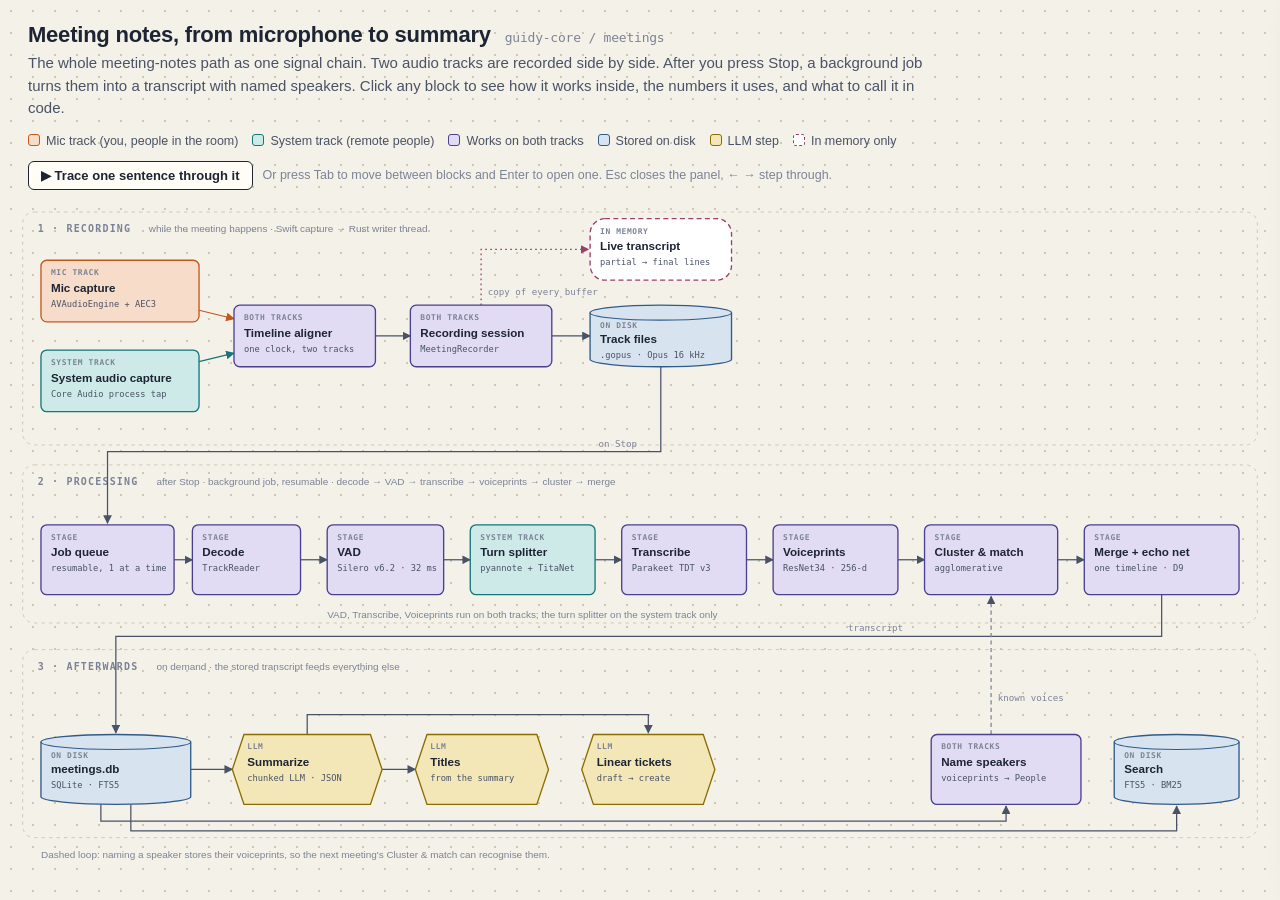
<file: docs/meeting-pipeline-explorer.html>
<!doctype html>
<html lang="en">
<head>
<meta charset="utf-8">
<meta name="viewport" content="width=device-width, initial-scale=1">
<title>Guidy meeting notes: signal path explorer</title>
<style>
:root{
  --paper:#f4f1e8; --paper-2:#ebe6d8; --ink:#1d2433; --ink-2:#4a5266; --ink-3:#7c8396;
  --rule:#cfc8b4; --mic:#c4581c; --mic-soft:#f6dcc9; --sys:#13777a; --sys-soft:#cdeae8;
  --both:#4b3f8f; --both-soft:#e1dcf3; --llm:#8a6d00; --llm-soft:#f3e7b8;
  --store:#2f5b8a; --store-soft:#d8e3f0; --ephem:#9a3f6b;
  --focus:#d6336c; --mono:ui-monospace,"SF Mono",Menlo,Consolas,monospace;
  --sans:-apple-system,BlinkMacSystemFont,"Helvetica Neue",Helvetica,Arial,sans-serif;
}
*{box-sizing:border-box}
html,body{margin:0;background:var(--paper);color:var(--ink);font:15px/1.5 var(--sans)}
body{background-image:radial-gradient(var(--rule) .8px,transparent .8px);background-size:22px 22px}
header{padding:22px 28px 6px;max-width:1500px;margin:0 auto}
h1{font:600 22px/1.2 var(--sans);margin:0 0 4px;letter-spacing:-.01em}
h1 span{font-family:var(--mono);font-weight:500;font-size:13px;color:var(--ink-3);margin-left:8px}
.lede{margin:0;color:var(--ink-2);max-width:900px}
.legend{display:flex;flex-wrap:wrap;gap:14px;margin:12px 0 0;font-size:12.5px;color:var(--ink-2)}
.legend i{display:inline-block;width:12px;height:12px;border-radius:3px;margin-right:6px;vertical-align:-1px;border:1.5px solid}
.stage-wrap{max-width:1500px;margin:0 auto;padding:6px 16px 30px;overflow-x:auto}
#map{display:block;width:100%;min-width:1120px;height:auto}
.band-label{font:600 12px var(--mono);letter-spacing:.12em;text-transform:uppercase;fill:var(--ink-3)}
.band-note{font:12px var(--sans);fill:var(--ink-3)}
.band{fill:none;stroke:var(--rule);stroke-width:1.2;stroke-dasharray:4 5}
.node{cursor:pointer}
.node rect.box,.node path.box{stroke-width:1.6;transition:transform .15s}
.node .t{font:600 14px var(--sans);fill:var(--ink)}
.node .s{font:10.5px var(--mono);fill:var(--ink-2)}
.node .k{font:600 9.5px var(--mono);letter-spacing:.08em;fill:var(--ink-3)}
.node:hover rect.box,.node:hover path.box{stroke-width:2.6}
.node:focus{outline:none}
.node:focus-visible rect.box,.node:focus-visible path.box{stroke:var(--focus);stroke-width:3}
.node.sel rect.box,.node.sel path.box{stroke:var(--focus);stroke-width:3}
.node .more{font:600 10px var(--mono);fill:var(--focus);opacity:0;transition:opacity .15s}
.node:hover .more,.node:focus-visible .more{opacity:1}
.edge{fill:none;stroke:var(--ink-2);stroke-width:1.5}
.edge.mic{stroke:var(--mic)} .edge.sys{stroke:var(--sys)} .edge.fb{stroke:var(--ink-3);stroke-dasharray:5 4}
.edge.eph{stroke:var(--ephem);stroke-dasharray:2 4}
.elabel{font:11px var(--mono);fill:var(--ink-3)}
.pulse{fill:var(--focus)}
.controls{display:flex;gap:10px;align-items:center;margin:10px 0 0;flex-wrap:wrap}
button{font:600 13px var(--sans);color:var(--ink);background:#fffdf6;border:1.5px solid var(--ink);border-radius:6px;padding:6px 12px;cursor:pointer}
button:hover{background:var(--paper-2)}
button:focus-visible{outline:3px solid var(--focus);outline-offset:2px}
.hint{font-size:12.5px;color:var(--ink-3)}

/* drawer */
#drawer{position:fixed;top:0;right:0;height:100vh;width:min(620px,100vw);background:#fffdf7;border-left:2px solid var(--ink);
  box-shadow:-12px 0 30px rgba(29,36,51,.12);transform:translateX(105%);transition:transform .22s ease;display:flex;flex-direction:column;z-index:10}
#drawer.open{transform:none}
.dh{padding:18px 22px 12px;border-bottom:1px solid var(--rule);display:flex;gap:12px;align-items:flex-start}
.dh .grow{flex:1;min-width:0}
.dh h2{margin:0;font:600 20px/1.25 var(--sans)}
.dh .crumb{font:600 11px var(--mono);letter-spacing:.1em;text-transform:uppercase;color:var(--ink-3);margin-bottom:4px}
.close{border:none;background:none;font-size:22px;line-height:1;padding:4px 8px}
.db{overflow-y:auto;padding:16px 22px 30px;flex:1}
.callit{display:flex;flex-wrap:wrap;gap:6px;margin:0 0 12px}
.chip{font:12px var(--mono);background:var(--paper-2);border:1px solid var(--rule);border-radius:4px;padding:2px 7px}
.chip b{font-weight:600}
.db h3{font:600 12px var(--mono);letter-spacing:.1em;text-transform:uppercase;color:var(--ink-3);margin:20px 0 6px}
.db p{margin:0 0 10px}
.db ol,.db ul{margin:0 0 10px;padding-left:20px}
.db li{margin:0 0 5px}
.db code{font:12.5px var(--mono);background:var(--paper-2);padding:1px 4px;border-radius:3px}
.fig{background:var(--paper);border:1px solid var(--rule);border-radius:8px;padding:10px;margin:6px 0 4px}
.fig svg{display:block;width:100%;height:auto}
.fig svg text{font-family:var(--sans)}
.figcap{font-size:12.5px;color:var(--ink-3);margin:4px 2px 0}
table.nums{border-collapse:collapse;width:100%;font-size:13px}
table.nums td{border-bottom:1px solid var(--paper-2);padding:5px 6px;vertical-align:top}
table.nums td:first-child{color:var(--ink-2);width:52%}
table.nums td:last-child{font-family:var(--mono);font-size:12.5px}
.files{font:12.5px var(--mono);color:var(--store);list-style:none;padding:0}
.dnav{display:flex;justify-content:space-between;gap:10px;padding:12px 22px;border-top:1px solid var(--rule)}
.slider{display:grid;grid-template-columns:150px 1fr 48px;gap:8px;align-items:center;font-size:13px;margin:4px 0}
.slider output{font-family:var(--mono);font-size:12.5px}
input[type=range]{accent-color:var(--both)}
@media (prefers-reduced-motion:reduce){#drawer{transition:none}.pulse{display:none}}
</style>
</head>
<body>
<header>
  <h1>Meeting notes, from microphone to summary <span>guidy-core / meetings</span></h1>
  <p class="lede">The whole meeting-notes path as one signal chain. Two audio tracks are recorded side by side. After you press Stop, a background job turns them into a transcript with named speakers. Click any block to see how it works inside, the numbers it uses, and what to call it in code.</p>
  <div class="legend" aria-label="Legend">
    <span><i style="background:var(--mic-soft);border-color:var(--mic)"></i>Mic track (you, people in the room)</span>
    <span><i style="background:var(--sys-soft);border-color:var(--sys)"></i>System track (remote people)</span>
    <span><i style="background:var(--both-soft);border-color:var(--both)"></i>Works on both tracks</span>
    <span><i style="background:var(--store-soft);border-color:var(--store)"></i>Stored on disk</span>
    <span><i style="background:var(--llm-soft);border-color:var(--llm)"></i>LLM step</span>
    <span><i style="background:#fff;border-color:var(--ephem);border-style:dashed"></i>In memory only</span>
  </div>
  <div class="controls">
    <button id="trace" type="button">▶ Trace one sentence through it</button>
    <span class="hint">Or press Tab to move between blocks and Enter to open one. Esc closes the panel, ← → step through.</span>
  </div>
</header>

<div class="stage-wrap"><svg id="map" viewBox="0 0 1500 800" role="group" aria-label="Meeting notes pipeline diagram"></svg></div>

<aside id="drawer" aria-hidden="true" aria-labelledby="dTitle">
  <div class="dh"><div class="grow"><div class="crumb" id="dCrumb"></div><h2 id="dTitle"></h2></div>
    <button class="close" id="dClose" type="button" aria-label="Close panel">×</button></div>
  <div class="db" id="dBody"></div>
  <div class="dnav"><button id="dPrev" type="button">← Previous</button><button id="dNext" type="button">Next →</button></div>
</aside>

<script>
/* ------------------------------------------------------------------ helpers */
const NS = 'http://www.w3.org/2000/svg';
const C = {mic:'#c4581c',micS:'#f6dcc9',sys:'#13777a',sysS:'#cdeae8',both:'#4b3f8f',bothS:'#e1dcf3',
  llm:'#8a6d00',llmS:'#f3e7b8',store:'#2f5b8a',storeS:'#d8e3f0',ink:'#1d2433',ink2:'#4a5266',ink3:'#7c8396',
  rule:'#cfc8b4',paper2:'#ebe6d8',eph:'#9a3f6b',red:'#c0392b',green:'#2e7d4f'};
const esc = s => String(s).replace(/&/g,'&amp;').replace(/</g,'&lt;');
const svg = (w,h,body) => `<svg viewBox="0 0 ${w} ${h}" xmlns="${NS}" role="img">${body}</svg>`;
const T = (x,y,s,o={}) => `<text x="${x}" y="${y}" font-size="${o.size||12}" fill="${o.fill||C.ink}" text-anchor="${o.anchor||'start'}" font-weight="${o.w||400}" ${o.mono?'font-family="ui-monospace,Menlo,monospace"':''}>${esc(s)}</text>`;
const R = (x,y,w,h,f,s,o={}) => `<rect x="${x}" y="${y}" width="${w}" height="${h}" rx="${o.rx??4}" fill="${f}" stroke="${s||'none'}" stroke-width="${o.sw||1.3}" ${o.dash?`stroke-dasharray="${o.dash}"`:''}/>`;
const L = (x1,y1,x2,y2,s,o={}) => `<line x1="${x1}" y1="${y1}" x2="${x2}" y2="${y2}" stroke="${s||C.ink2}" stroke-width="${o.sw||1.3}" ${o.dash?`stroke-dasharray="${o.dash}"`:''} ${o.arrow?'marker-end="url(#ma)"':''}/>`;
const ARROWDEF = `<defs><marker id="ma" viewBox="0 0 10 10" refX="9" refY="5" markerWidth="7" markerHeight="7" orient="auto-start-reverse"><path d="M0,0L10,5L0,10z" fill="${C.ink2}"/></marker></defs>`;
const box = (x,y,w,h,label,f,s,o={}) => R(x,y,w,h,f,s,o) + T(x+w/2,y+h/2+4,label,{anchor:'middle',size:o.size||11.5,w:o.w||500,mono:o.mono});

/* --------------------------------------------------------- mini diagrams */
const FIG = {};

FIG.capture = () => svg(560,200, ARROWDEF +
  box(10,20,130,44,'Microphone',C.micS,C.mic,{w:600}) +
  box(10,120,130,44,'Speakers / Meet tab',C.sysS,C.sys,{w:600}) +
  box(185,12,150,60,'',C.micS,C.mic) + T(260,36,'AVAudioEngine',{anchor:'middle',w:600}) + T(260,54,'plain input, AEC3 later*',{anchor:'middle',size:11,fill:C.ink2}) +
  box(185,112,150,60,'',C.sysS,C.sys) + T(260,136,'Core Audio',{anchor:'middle',w:600}) + T(260,154,'process tap → aggregate',{anchor:'middle',size:11,fill:C.ink2}) +
  box(375,62,80,60,'',C.bothS,C.both) + T(415,86,'AVAudio',{anchor:'middle',size:11,w:600}) + T(415,102,'Converter',{anchor:'middle',size:11,w:600}) +
  T(415,140,'any rate → 16 kHz',{anchor:'middle',size:10.5,fill:C.ink2}) + T(415,154,'mono f32',{anchor:'middle',size:10.5,fill:C.ink2}) +
  box(480,62,70,60,'Aligner',C.bothS,C.both,{w:600}) +
  L(140,42,183,42,C.mic,{arrow:1}) + L(140,142,183,142,C.sys,{arrow:1}) +
  L(335,42,373,80,C.mic,{arrow:1}) + L(335,142,373,104,C.sys,{arrow:1}) + L(455,92,478,92,C.ink2,{arrow:1}) +
  T(10,195,'* Echo is removed in Rust (AEC3), with the system track as the reference. The mic itself is recorded plain.',{size:10.5,fill:C.ink3}));

FIG.aligner = () => {
  let b = ARROWDEF + T(10,18,'wall clock since capture start →',{size:11,fill:C.ink3});
  b += L(10,28,550,28,C.rule);
  for(let i=0;i<=10;i++) b += L(10+i*54,24,10+i*54,32,C.rule) + T(10+i*54,44,i+'s',{size:9.5,fill:C.ink3,anchor:'middle'});
  // incoming chunks
  b += T(10,70,'incoming',{size:11,w:600,fill:C.ink2});
  b += R(80,58,120,18,C.sysS,C.sys) + R(300,58,90,18,C.sysS,C.sys) + R(370,82,70,18,'#fbe3e0',C.red);
  b += T(405,95,'late/overlap',{size:9.5,anchor:'middle',fill:C.red});
  b += T(10,140,'emitted',{size:11,w:600,fill:C.ink2});
  b += R(10,128,70,18,'#fff',C.ink3,{dash:'3 3'}) + T(45,141,'silence',{size:9.5,anchor:'middle',fill:C.ink3});
  b += R(80,128,120,18,C.sysS,C.sys) + R(200,128,100,18,'#fff',C.ink3,{dash:'3 3'}) + T(250,141,'pad silence (gap)',{size:9.5,anchor:'middle',fill:C.ink3});
  b += R(300,128,90,18,C.sysS,C.sys) + R(390,128,50,18,C.sysS,C.sys) + T(415,160,'overlapping head dropped',{size:9.5,anchor:'middle',fill:C.red});
  b += T(10,190,'Sample n always sits at n / 16 000 s after Start, so mic and system line up to the millisecond.',{size:10.5,fill:C.ink3});
  return svg(560,200,b);
};

FIG.recorder = () => {
  const st=(x,y,l,f,s)=>box(x,y,104,36,l,f,s,{w:600});
  let b = ARROWDEF;
  b += st(10,70,'Idle','#fff',C.ink3) + st(150,70,'Recording',C.micS,C.mic) + st(150,150,'Paused','#fff',C.mic) + st(290,70,'Recorded',C.storeS,C.store) + st(430,70,'Processing',C.bothS,C.both);
  b += L(114,88,148,88,C.ink2,{arrow:1}) + T(131,80,'start',{size:10,anchor:'middle',fill:C.ink3});
  b += L(254,88,288,88,C.ink2,{arrow:1}) + T(271,80,'stop',{size:10,anchor:'middle',fill:C.ink3});
  b += L(394,88,428,88,C.ink2,{arrow:1}) + T(411,80,'queue',{size:10,anchor:'middle',fill:C.ink3});
  b += L(190,106,190,148,C.ink2,{arrow:1}) + L(214,148,214,108,C.ink2,{arrow:1}) + T(222,132,'pause / resume',{size:10,fill:C.ink3});
  b += T(160,205,'paused = capture keeps running, sink writes silence',{size:10.5,fill:C.ink3});
  b += T(10,28,'tick (Scheduler thread): "still recording?" reminders, "Take notes for …?" calendar prompts',{size:10.5,fill:C.ink2});
  b += T(10,46,'start: link the calendar event on now (EventKit), create meeting row, open two TrackWriters',{size:10.5,fill:C.ink2});
  return svg(560,215,b);
};

FIG.gopus = () => {
  let b = T(10,18,'<meeting_id>-mic.gopus   and   <meeting_id>-system.gopus',{size:11,mono:1,fill:C.store});
  b += box(10,30,110,40,'header 20 B',C.storeS,C.store,{size:11});
  for(let i=0;i<4;i++) b += box(124+i*92,30,88,40,i<3?`chunk ${i}`:'…',C.paper2,C.store,{size:11});
  b += box(496,30,56,40,'end',C.storeS,C.store,{size:11});
  b += T(14,90,'GDYOPUS · v2 · 16000 Hz · 320-sample frames · 50 packets/chunk',{size:10,mono:1,fill:C.ink2});
  b += L(124,74,124,110,C.ink3,{dash:'2 3'}) + L(212,74,552,110,C.ink3,{dash:'2 3'});
  b += R(124,110,428,44,'#fff',C.store);
  b += box(128,116,60,32,'len u32',C.paper2,C.rule,{size:10.5}) + box(192,116,60,32,'crc32',C.paper2,C.rule,{size:10.5});
  for(let i=0;i<6;i++) b += box(256+i*48,116,44,32,i<5?'20 ms':'…',C.storeS,C.rule,{size:10});
  b += T(10,180,'1 chunk = 50 Opus packets × 20 ms = exactly 1 s, so chunk i starts at second i (seek without decoding).',{size:10.5,fill:C.ink3});
  b += T(10,196,'fsync every few seconds; a crash loses only the unsynced tail. A damaged last record = end of file.',{size:10.5,fill:C.ink3});
  return svg(560,205,b);
};

FIG.live = () => {
  let b = ARROWDEF;
  // speech energy
  const pts=[]; for(let x=0;x<=540;x+=4){const t=x/540; let v=0;
    if(t>.08&&t<.62) v=.55+.35*Math.sin(x*.23)*Math.sin(x*.05); if(t>.75&&t<.93) v=.5+.3*Math.sin(x*.3);
    pts.push(`${10+x},${70-Math.max(0,v)*45}`);}
  b += `<polyline points="${pts.join(' ')}" fill="none" stroke="${C.mic}" stroke-width="1.4"/>`;
  b += L(10,70,550,70,C.rule) + T(12,84,'speech probability (Silero, Earshot fallback); speech ≥ 0.5',{size:10,fill:C.ink3});
  const x0=10+.08*540-11, x1=10+.62*540;
  b += R(x0,96,x1-x0,16,C.micS,C.mic) + T(x0,126,'← 200 ms pre-roll',{size:9.5,fill:C.ink3});
  [1.2,2.4].forEach((s,i)=>{const x=x0+ (x1-x0)*(s/3.1); b+= L(x,112,x,132,C.eph,{dash:'2 2'})+T(x,144,'tentative',{size:9.5,anchor:'middle',fill:C.eph});});
  b += R(x1,96,36,16,'#fff',C.ink3,{dash:'3 3'}) + T(x1+18,92,'600 ms',{size:9.5,anchor:'middle',fill:C.ink3});
  b += L(x1+36,112,x1+36,132,C.green,{sw:2}) + T(x1+36,144,'final',{size:10,anchor:'middle',fill:C.green,w:600});
  b += T(10,172,'Every 1.2 s the utterance so far is decoded (tentative). After 600 ms of silence the whole',{size:10.5,fill:C.ink2});
  b += T(10,188,'utterance is decoded once more (final). Utterances are cut at 12 s so long monologues keep flowing.',{size:10.5,fill:C.ink2});
  return svg(560,196,b);
};

FIG.jobs = () => {
  const S=['Decode','Vad','Transcribe','Voiceprints','Cluster','Merge','Done'];
  let b = ARROWDEF + T(10,18,'ProcessingStage, saved to meetings.processing_stage after each one',{size:11,fill:C.ink2});
  S.forEach((s,i)=>{const x=10+i*78; b+= box(x,30,72,30,s,i<3?C.bothS:'#fff',C.both,{size:11,w:600,mono:1}); if(i<6) b+=L(x+72,45,x+78,45,C.ink2);});
  b += T(10,84,'ProcessingCache checkpoint (meetings.db), also mid-stage every 15 s during transcribe/voiceprints',{size:10.5,fill:C.ink3});
  b += `<path d="M 250 95 q 0 30 -40 30 h -110 q -40 0 -40 -30" fill="none" stroke="${C.red}" stroke-width="1.4" stroke-dasharray="4 3"/>`;
  b += T(120,140,'crash / cancel during Transcribe → resume from the checkpoint, not from zero',{size:10.5,fill:C.red});
  b += box(10,160,160,32,'queue: one meeting at a time','#fff',C.ink3,{size:10.5});
  b += box(190,160,170,32,'transcribe worker (2nd process)',C.bothS,C.both,{size:10.5});
  b += box(380,160,170,32,'cancel = kill the worker','#fff',C.red,{size:10.5});
  return svg(560,200,b);
};

FIG.decode = () => svg(560,110, ARROWDEF +
  box(10,20,150,36,'mic.gopus',C.storeS,C.store,{mono:1}) + box(10,64,150,36,'system.gopus',C.storeS,C.store,{mono:1}) +
  box(210,40,150,40,'TrackReader',C.bothS,C.both,{w:600}) + L(160,38,208,54,C.ink2,{arrow:1}) + L(160,82,208,68,C.ink2,{arrow:1}) +
  box(410,24,140,30,'mic_ms, system_ms',C.paper2,C.rule,{mono:1,size:11}) + box(410,62,140,30,'read_range(t0,t1)',C.paper2,C.rule,{mono:1,size:11}) +
  L(360,60,408,40,C.ink2,{arrow:1}) + L(360,60,408,76,C.ink2,{arrow:1}));

/* VAD: real port of speech_spans() so the sliders behave like the code */
function speechSpans(probs, frameMs, p){
  const n=probs.length, fr=ms=>Math.max(0,Math.round(ms/frameMs));
  const minSpeech=Math.max(1,fr(p.min_speech_ms)), pad=fr(p.pad_ms), gap=fr(p.merge_gap_ms);
  const maxLen=Math.max(1,Math.floor(p.max_segment_ms/frameMs));
  const runs=[]; let s=null;
  probs.forEach((v,i)=>{ if(s===null&&v>=p.onset) s=i; else if(s!==null&&v<p.offset){runs.push([s,i]); s=null;} });
  if(s!==null) runs.push([s,n]);
  const kept=runs.filter(([a,b])=>b-a>=minSpeech), dropped=runs.filter(([a,b])=>b-a<minSpeech);
  const padded=kept.map(([a,b])=>[Math.max(0,a-pad),Math.min(n,b+pad)]);
  const merged=[]; padded.forEach(([a,b])=>{const l=merged[merged.length-1];
    if(l&&(a<=l[1]||(a-l[1]<=gap&&b-l[0]<=maxLen))){l[1]=Math.max(l[1],b);} else merged.push([a,b]);});
  return {runs,kept,dropped,padded,merged};
}
const VADP = (()=>{ // synthetic 8.3 s of Silero output, 32 ms frames
  const n=260, a=[]; let seed=7; const r=()=>(seed=(seed*16807)%2147483647)/2147483647;
  for(let i=0;i<n;i++){ let v=.05+.08*r();
    if(i>=12&&i<56) v=.75+.2*r()-(i>32&&i<36?.47:0);   // a dip that stays above offset: hysteresis keeps it
    if(i>=72&&i<76) v=.62;                              // a cough: 4 frames, dropped
    if(i>=104&&i<148) v=.7+.25*r();
    if(i>=166&&i<200) v=.55+.35*r();                    // 0.58 s after the last run: merged
    if(i>=232&&i<256) v=.6+.3*r();
    a.push(Math.min(.99,Math.max(.01,v))); }
  return a; })();
const vadState = {onset:.45,offset:.3,min_speech_ms:250,pad_ms:150,merge_gap_ms:600,max_segment_ms:30000};
function drawVad(){
  const W=560,H=250, x0=34, w=W-x0-66, n=VADP.length, X=i=>x0+i*w/n, Y=v=>18+(1-v)*100;
  const r=speechSpans(VADP,32,vadState);
  let b='';
  b+=R(x0,18,w,100,'#fff',C.rule,{rx:2});
  b+=VADP.map((v,i)=>`<rect x="${X(i)}" y="${Y(v)}" width="${w/n-.4}" height="${118-Y(v)}" fill="${v>=vadState.onset?C.both:'#b9b4cf'}" opacity=".75"/>`).join('');
  b+=L(x0,Y(vadState.onset),x0+w,Y(vadState.onset),C.green,{dash:'5 3',sw:1.4})+T(x0+w+4,Y(vadState.onset)+3,`onset ${vadState.onset.toFixed(2)}`,{size:10,fill:C.green,w:600});
  b+=L(x0,Y(vadState.offset),x0+w,Y(vadState.offset),C.red,{dash:'5 3',sw:1.4})+T(x0+w+4,Y(vadState.offset)+3,`offset ${vadState.offset.toFixed(2)}`,{size:10,fill:C.red,w:600});
  b+=T(4,24,'1.0',{size:9,fill:C.ink3})+T(4,121,'0',{size:9,fill:C.ink3});
  const row=(y,label,spans,f,s,extra='')=>T(4,y+11,label,{size:9.5,fill:C.ink3})+spans.map(([a,c])=>R(X(a),y,X(c)-X(a),14,f,s,{rx:2})).join('')+extra;
  b+=row(132,'1 runs',r.runs,'#fff',C.both);
  b+=r.dropped.map(([a,c])=>R(X(a),132,X(c)-X(a),14,'#fbe3e0',C.red,{rx:2})+T((X(a)+X(c))/2,160,'dropped',{size:9,anchor:'middle',fill:C.red})).join('');
  b+=row(166,'2 pad',r.padded,C.bothS,C.both);
  b+=row(200,'3 out',r.merged,C.both,C.both);
  b+=r.merged.map(([a,c],i)=>T((X(a)+X(c))/2,211,X(c)-X(a)>60?`segment ${i+1}`:`${i+1}`,{size:9.5,anchor:'middle',fill:'#fff',w:600})).join('');
  for(let s=0;s<=8;s++) b+=T(X(s*1000/32),244,s+'s',{size:9,anchor:'middle',fill:C.ink3});
  document.getElementById('vadfig').innerHTML=svg(W,H,b);
}
FIG.vad = () => `<div id="vadfig"></div>
  <div class="slider"><label for="s_on">onset (start ≥)</label><input id="s_on" type="range" min="0.1" max="0.9" step="0.01" value="${vadState.onset}"><output id="o_on"></output></div>
  <div class="slider"><label for="s_off">offset (end &lt;)</label><input id="s_off" type="range" min="0.05" max="0.8" step="0.01" value="${vadState.offset}"><output id="o_off"></output></div>
  <div class="slider"><label for="s_min">min speech (ms)</label><input id="s_min" type="range" min="0" max="600" step="10" value="${vadState.min_speech_ms}"><output id="o_min"></output></div>
  <div class="slider"><label for="s_pad">pad each side (ms)</label><input id="s_pad" type="range" min="0" max="500" step="10" value="${vadState.pad_ms}"><output id="o_pad"></output></div>
  <div class="slider"><label for="s_gap">merge gap (ms)</label><input id="s_gap" type="range" min="0" max="1500" step="20" value="${vadState.merge_gap_ms}"><output id="o_gap"></output></div>`;
function wireVad(){
  const map=[['s_on','o_on','onset',v=>v.toFixed(2)],['s_off','o_off','offset',v=>v.toFixed(2)],['s_min','o_min','min_speech_ms',v=>v],['s_pad','o_pad','pad_ms',v=>v],['s_gap','o_gap','merge_gap_ms',v=>v]];
  map.forEach(([s,o,k,f])=>{const el=document.getElementById(s), out=document.getElementById(o);
    const up=()=>{vadState[k]=parseFloat(el.value); out.textContent=f(vadState[k]); drawVad();};
    el.addEventListener('input',up); out.textContent=f(vadState[k]);});
  drawVad();
}

FIG.silero = () => svg(560,170, ARROWDEF +
  box(10,60,90,40,'16 kHz PCM',C.bothS,C.both,{size:11}) +
  box(130,60,92,40,'512 samples',C.paper2,C.rule,{size:11}) + T(176,116,'= one 32 ms frame',{size:10,anchor:'middle',fill:C.ink3}) +
  R(252,30,170,100,'#fff',C.both) + T(337,52,'Silero VAD v6.2',{anchor:'middle',w:600}) + T(337,70,'GGUF, run by transcribe.cpp',{anchor:'middle',size:10.5,fill:C.ink2}) +
  T(337,88,'CPU only, 1 thread',{anchor:'middle',size:10.5,fill:C.ink2}) + T(337,108,'keeps recurrent state',{anchor:'middle',size:10.5,fill:C.ink2}) + T(337,122,'frame to frame',{anchor:'middle',size:10.5,fill:C.ink2}) +
  box(452,60,98,40,'p(speech) 0–1',C.bothS,C.both,{size:11}) +
  L(100,80,128,80,C.ink2,{arrow:1}) + L(222,80,250,80,C.ink2,{arrow:1}) + L(422,80,450,80,C.ink2,{arrow:1}) +
  T(10,22,'The model only scores. Deciding where speech starts and ends is plain Rust (speech_spans).',{size:10.5,fill:C.ink3}) +
  T(10,158,'The track is read in 60 s windows, so a 2-hour meeting is never decoded into memory at once.',{size:10.5,fill:C.ink3}));

FIG.turns = () => {
  let b=ARROWDEF;
  const x0=20,w=520;
  b+=T(10,16,'one VAD span on the system track (≥ 3 s), with no pause between two people',{size:10.5,fill:C.ink2});
  b+=R(x0,24,w*.46,20,C.sysS,C.sys)+T(x0+8,38,'Alice',{size:11,w:600,fill:C.sys});
  b+=R(x0+w*.46,24,w*.54,20,'#d9e8f6',C.store)+T(x0+w*.46+8,38,'Bob',{size:11,w:600,fill:C.store});
  // similarity curve
  const pts=[];for(let i=0;i<=52;i++){const t=i/52;const d=Math.abs(t-.46);let v=.75-.65*Math.exp(-(d*d)/.002)+.05*Math.sin(i*1.7);if(Math.abs(t-.22)<.025)v=.06;pts.push(`${x0+t*w},${60+(1-v)*60}`);}
  b+=`<polyline points="${pts.join(' ')}" fill="none" stroke="${C.both}" stroke-width="1.6"/>`;
  b+=L(x0,60+(1-.1)*60,x0+w,60+(1-.1)*60,C.red,{dash:'4 3'})+T(x0+w,60+(1-.1)*60-3,'scan dip ≤ 0.10',{size:9.5,anchor:'end',fill:C.red});
  b+=T(x0,132,'similarity of 1.5 s TitaNet voiceprints before vs after, every 0.5 s',{size:9.5,fill:C.ink3});
  // candidates
  b+=`<path d="M ${x0+w*.46-6} 148 l 6 10 l 6 -10 z" fill="${C.both}"/>`+T(x0+w*.46,172,'pyannote: change',{size:9.5,anchor:'middle',fill:C.both});
  b+=`<circle cx="${x0+w*.22}" cy="153" r="5" fill="none" stroke="${C.ink3}" stroke-width="1.4"/>`+T(x0+w*.22,172,'scan only',{size:9.5,anchor:'middle',fill:C.ink3});
  b+=R(x0+w*.46-70,180,66,16,'#fff',C.both,{dash:'3 2'})+R(x0+w*.46+4,180,66,16,'#fff',C.both,{dash:'3 2'})+T(x0+w*.46,210,'confirm: 3 s each side, similarity < 0.40 → keep',{size:9.5,anchor:'middle',fill:C.green,w:600});
  b+=R(x0+w*.22-50,180,46,16,'#fff',C.ink3,{dash:'3 2'})+R(x0+w*.22+4,180,46,16,'#fff',C.ink3,{dash:'3 2'})+T(x0+w*.22,226,'needs < 0.25 → rejected',{size:9.5,anchor:'middle',fill:C.red});
  b+=T(10,248,'Kept cuts snap to the quietest VAD frame within 300 ms, so they fall between words.',{size:10.5,fill:C.ink2});
  return svg(560,256,b);
};

FIG.transcribe = () => {
  let b=ARROWDEF;
  b+=T(10,16,'Local (default): one call per segment, in time order across both tracks',{size:11,w:600,fill:C.ink2});
  [[10,'mic'],[90,'sys'],[150,'sys'],[230,'mic'],[290,'sys']].forEach(([x,t],i)=>b+=box(x,24,54,22,`seg ${i+1}`,t==='mic'?C.micS:C.sysS,t==='mic'?C.mic:C.sys,{size:10}));
  b+=L(350,35,380,35,C.ink2,{arrow:1})+box(382,22,170,28,'Parakeet TDT 0.6B v3',C.bothS,C.both,{size:10.5,w:600});
  b+=T(382,64,'transcribe.cpp worker, Q8_0 GGUF',{size:10,fill:C.ink3});
  b+=T(10,76,'→ text + word timestamps (offset back into meeting time)',{size:10.5,fill:C.ink2});
  b+=T(10,108,'Cloud redo (Groq / OpenAI): one track at a time, packed into one WAV',{size:11,w:600,fill:C.ink2});
  [0,1,2,3].forEach(i=>{b+=R(10+i*96,118,70,22,C.sysS,C.sys)+(i<3?R(80+i*96,118,26,22,'#fff',C.ink3,{dash:'2 2'}):'');});
  b+=T(93,154,'1 s silence',{size:9.5,anchor:'middle',fill:C.ink3});
  b+=L(400,129,430,129,C.ink2,{arrow:1})+box(432,116,120,28,'/audio/transcriptions',C.paper2,C.rule,{size:10,mono:1});
  b+=T(10,176,'Reply words are mapped back to the segment each one falls in (distribute). An hour = a handful',{size:10.5,fill:C.ink3});
  b+=T(10,191,'of requests instead of hundreds, which keeps free tiers (~20 requests/min) happy.',{size:10.5,fill:C.ink3});
  return svg(560,200,b);
};

FIG.language = () => {
  let b=ARROWDEF;
  const segs=[['en',1],['en',1],['hi',0],['en',1],['en',1],['es',0],['en',1]];
  segs.forEach(([l,ok],i)=>b+=box(10+i*62,24,56,26,l,ok?C.bothS:'#fbe3e0',ok?C.both:C.red,{mono:1,size:11}));
  b+=T(10,16,'detected language per segment',{size:10.5,fill:C.ink3});
  b+=T(10,78,'main language = ≥ 20 words and ≥ 60% share (else the app language if it has ≥ 1/3)',{size:10.5,fill:C.ink2});
  b+=L(150,90,150,112,C.red,{arrow:1})+L(336,90,336,112,C.red,{arrow:1});
  b+=T(10,130,'segments in another language are transcribed again, forced to "en"',{size:10.5,fill:C.ink2});
  b+=T(10,150,'Why: short accented speech can come out in the wrong script (Indian English as Devanagari),',{size:10.5,fill:C.ink3});
  b+=T(10,165,'which also hides its echo from the echo net later.',{size:10.5,fill:C.ink3});
  return svg(560,175,b);
};

FIG.voiceprints = () => {
  let b=ARROWDEF;
  b+=box(10,40,110,40,'segment ≥ 1.5 s',C.sysS,C.sys,{size:11});
  b+=R(150,24,160,72,'#fff',C.both)+T(230,46,'WeSpeaker ResNet34-LM',{anchor:'middle',size:11.5,w:600})+T(230,64,'sherpa-onnx, 26.5 MB',{anchor:'middle',size:10.5,fill:C.ink2})+T(230,80,'trained on VoxCeleb',{anchor:'middle',size:10.5,fill:C.ink2});
  b+=L(120,60,148,60,C.ink2,{arrow:1})+L(310,60,338,60,C.ink2,{arrow:1});
  let x=340; for(let i=0;i<32;i++){const v=Math.sin(i*2.3)*.5+.5; b+=`<rect x="${x+i*6.5}" y="${40+(1-v)*18}" width="5" height="${4+v*18}" fill="${C.both}" opacity="${.35+v*.6}"/>`;}
  b+=T(444,98,'256 numbers, scaled to length 1',{size:10,anchor:'middle',fill:C.ink3});
  b+=T(10,128,'A voiceprint ("embedding") describes how a voice sounds, not what it says. Two prints of',{size:10.5,fill:C.ink2});
  b+=T(10,143,'the same person point in nearly the same direction: cosine similarity near 1.',{size:10.5,fill:C.ink2});
  b+=T(10,168,'Embedded: system segments with text. Mic segments only if you recorded "Your voice".',{size:10.5,fill:C.ink3});
  b+=T(10,183,'Shorter segments get none and borrow a speaker from their neighbours later.',{size:10.5,fill:C.ink3});
  return svg(560,192,b);
};

FIG.cluster = () => {
  let b=ARROWDEF;
  // dendrogram
  const leaves=['A1','A2','A3','B1','B2','C1'], lx=i=>40+i*56, base=170, Hh=h=>base-h*220;
  leaves.forEach((l,i)=>b+=T(lx(i),base+14,l,{size:10,anchor:'middle',mono:1,fill:l[0]==='A'?C.sys:l[0]==='B'?C.store:C.mic}));
  const seg=(x1,x2,h,h1,h2)=>`<path d="M${x1} ${Hh(h1)} V${Hh(h)} H${x2} V${Hh(h2)}" fill="none" stroke="${C.ink2}" stroke-width="1.4"/>`;
  b+=seg(lx(0),lx(1),.12,0,0); b+=seg((lx(0)+lx(1))/2,lx(2),.18,.12,0);
  b+=seg(lx(3),lx(4),.15,0,0);
  b+=seg((lx(0)*2+lx(1))/3+12,(lx(3)+lx(4))/2,.58,.18,.15);
  b+=seg(((lx(0)+lx(2))/2+(lx(3)+lx(4))/2)/2,lx(5),.66,.58,0);
  b+=R(18,Hh(.65),330,Hh(.35)-Hh(.65),'rgba(75,63,143,.07)','none');
  b+=T(352,Hh(.65)+4,'0.65 max',{size:9.5,fill:C.ink3})+T(352,Hh(.35)+4,'0.35 min',{size:9.5,fill:C.ink3});
  b+=L(18,Hh(.38),348,Hh(.38),C.red,{dash:'5 3',sw:1.6})+T(352,Hh(.38)-6,'cut ≈ 0.38',{size:10,fill:C.red,w:600});
  b+=T(10,14,'cosine distance ↑',{size:10,fill:C.ink3});
  b+=T(440,40,'merge heights:',{size:10,fill:C.ink2,w:600})+T(440,56,'0.12 0.15 0.18 │ 0.58',{size:10,mono:1,fill:C.ink2});
  b+=T(440,72,'largest jump = 0.18 → 0.58',{size:10,fill:C.ink2})+T(440,88,'cut at its midpoint',{size:10,fill:C.ink2});
  b+=T(440,112,'→ 3 speakers',{size:11,w:600,fill:C.both})+T(440,128,'no speaker limit needed',{size:10,fill:C.ink3});
  return svg(560,190,b);
};

FIG.match = () => {
  let b='';
  const x0=20,w=520,X=v=>x0+v*w;
  b+=R(X(0),40,X(.45)-X(0),26,'#f1efe8',C.rule,{rx:0})+R(X(.45),40,X(.65)-X(.45),26,C.llmS,C.llm,{rx:0})+R(X(.65),40,X(1)-X(.65),26,'#d3ecdc',C.green,{rx:0});
  b+=T((X(0)+X(.45))/2,57,'"Speaker N" (unnamed)',{size:10.5,anchor:'middle',fill:C.ink2});
  b+=T((X(.45)+X(.65))/2,57,'suggested: Confirm?',{size:10.5,anchor:'middle',fill:C.llm,w:600});
  b+=T((X(.65)+X(1))/2,57,'named automatically',{size:10.5,anchor:'middle',fill:C.green,w:600});
  [0,.45,.65,1].forEach(v=>b+=T(X(v),82,v.toFixed(2),{size:10,anchor:'middle',mono:1,fill:C.ink3}));
  b+=T(10,24,'similarity of a cluster centroid to a known person (mean of their best 3 prints)',{size:10.5,fill:C.ink2});
  b+=T(10,110,'Each person goes to at most one cluster; the best-scoring pairs win.',{size:10.5,fill:C.ink2});
  b+=T(10,126,'A single line that clearly sounds like a named person (≥ 0.1 ahead of the next) is theirs,',{size:10.5,fill:C.ink2});
  b+=T(10,141,'even if its cluster says otherwise. Members unlike their cluster (< 0.4) become unknown.',{size:10.5,fill:C.ink2});
  b+=T(10,163,'Thresholds are settings: speaker_match_threshold 0.65, speaker_suggest_threshold 0.45',{size:10,mono:1,fill:C.ink3});
  return svg(560,172,b);
};

FIG.echo = () => {
  let b=ARROWDEF;
  b+=T(10,18,'system',{size:10.5,w:600,fill:C.sys})+R(70,8,330,22,C.sysS,C.sys)+T(78,23,'"let\'s ship the beta on friday"',{size:10.5,fill:C.sys});
  b+=T(10,54,'mic',{size:10.5,w:600,fill:C.mic})+R(120,44,200,22,'#fbe3e0',C.red)+T(128,59,'"ship the beta on friday"',{size:10.5,fill:C.red});
  b+=R(345,44,150,22,C.micS,C.mic)+T(353,59,'"sounds good"',{size:10.5,fill:C.mic});
  b+=L(120,76,120,96,C.ink3,{dash:'2 2'})+L(320,76,320,96,C.ink3,{dash:'2 2'})+T(220,92,'overlaps in time (± 750 ms)',{size:9.5,anchor:'middle',fill:C.ink3});
  b+=T(10,120,'each mic word is matched to system words said in the same order, within ± 750 ms',{size:10.5,fill:C.ink2});
  b+=T(10,138,'"ship the beta on friday" → a run of 5 matching words → echo: dropped',{size:10.5,fill:C.red,w:600});
  b+=T(10,156,'"sounds good" → not on system → kept as you',{size:10.5,fill:C.green,w:600});
  b+=T(10,180,'A run of fewer than 3 words is never an echo. Bleed AEC3 missed would otherwise credit Alice\'s words to you.',{size:10.5,fill:C.ink3});
  return svg(560,190,b);
};

FIG.merge = () => {
  let b=ARROWDEF;
  b+=box(10,20,120,30,'mic segments',C.micS,C.mic,{size:11})+box(10,60,120,30,'system segments',C.sysS,C.sys,{size:11});
  b+=box(160,40,96,30,'echo net',C.bothS,C.both,{size:11,w:600})+L(130,35,158,50,C.ink2,{arrow:1})+L(130,75,158,60,C.ink2,{arrow:1});
  b+=box(282,40,96,30,'apply pins',C.bothS,C.both,{size:11,w:600})+L(256,55,280,55,C.ink2,{arrow:1});
  b+=box(404,40,146,30,'sort by start time',C.bothS,C.both,{size:11,w:600})+L(378,55,402,55,C.ink2,{arrow:1});
  b+=L(477,70,477,98,C.ink2,{arrow:1})+box(360,100,190,30,'meetings.db: transcript',C.storeS,C.store,{size:11,w:600});
  b+=box(360,140,190,30,'per-segment voiceprints',C.storeS,C.store,{size:11});
  b+=T(10,120,'pin = "this line is Priya" from you.',{size:10.5,fill:C.ink2})+T(10,136,'Your word beats the model, except a',{size:10.5,fill:C.ink2})+T(10,152,'whole-speaker name gives way to a',{size:10.5,fill:C.ink2})+T(10,168,'line\'s own clear voice.',{size:10.5,fill:C.ink2});
  return svg(560,180,b);
};

FIG.naming = () => {
  let b=ARROWDEF;
  b+=box(10,40,120,34,'Speaker 2',C.sysS,C.sys,{w:600})+L(130,57,170,57,C.ink2,{arrow:1})+T(150,48,'you: "Priya"',{size:10,anchor:'middle',fill:C.ink3});
  b+=box(172,40,140,34,'Person: Priya',C.storeS,C.store,{w:600})+L(312,57,350,57,C.ink2,{arrow:1});
  b+=box(352,30,198,54,'',C.storeS,C.store)+T(451,52,'voiceprints table',{anchor:'middle',w:600,size:11.5})+T(451,70,'her longest segments\' prints',{anchor:'middle',size:10.5,fill:C.ink2});
  b+=`<path d="M 451 84 V 120 H 70 V 76" fill="none" stroke="${C.ink3}" stroke-width="1.4" stroke-dasharray="5 4" marker-end="url(#ma)"/>`;
  b+=T(260,138,'next meeting: Cluster & match recognises Priya automatically',{size:10.5,anchor:'middle',fill:C.ink2});
  b+=T(10,166,'D11: voiceprints are stored only for people you name. Unnamed voices are never kept.',{size:10.5,fill:C.ink3});
  return svg(560,176,b);
};

FIG.uservoice = () => svg(560,150, ARROWDEF +
  box(10,30,140,36,'People › Your voice',C.micS,C.mic,{size:11,w:600}) + L(150,48,178,48,C.ink2,{arrow:1}) +
  box(180,30,140,36,'windows → prints',C.bothS,C.both,{size:11}) + L(320,48,348,48,C.ink2,{arrow:1}) +
  box(350,30,200,36,'user_voiceprints',C.storeS,C.store,{mono:1,size:11}) +
  T(10,94,'With a sample: mic segments are embedded too, and clustered apart from the system track.',{size:10.5,fill:C.ink2}) +
  T(10,110,'A mic cluster is someone else only with ≥ 8 s of speech and < 0.5 similarity to you; else it is you.',{size:10.5,fill:C.ink2}) +
  T(10,134,'Without a sample: every mic line is you (label = your display name, else "me").',{size:10.5,fill:C.ink3}));

FIG.summarize = () => {
  let b=ARROWDEF;
  b+=box(10,20,118,46,'',C.storeS,C.store)+T(69,38,'[mm:ss] Name:',{anchor:'middle',size:10.5,mono:1})+T(69,54,'text lines',{anchor:'middle',size:10.5});
  b+=L(128,43,150,43,C.ink2,{arrow:1});
  [0,1,2].forEach(i=>b+=box(152,8+i*26,70,22,`chunk ${i+1}`,C.paper2,C.rule,{size:10}));
  b+=T(187,96,'~4 chars/token',{size:9.5,anchor:'middle',fill:C.ink3});
  b+=L(222,43,246,43,C.ink2,{arrow:1});
  [0,1,2].forEach(i=>b+=box(248,8+i*26,80,22,'JSON summary',C.llmS,C.llm,{size:9.5}));
  b+=L(328,43,350,43,C.ink2,{arrow:1})+box(352,24,92,40,'combine',C.llmS,C.llm,{size:11,w:600});
  b+=L(444,43,466,43,C.ink2,{arrow:1})+box(468,16,82,56,'',C.bothS,C.both)+T(509,38,'verify',{anchor:'middle',w:600,size:11})+T(509,54,'action items',{anchor:'middle',size:10});
  b+=T(10,124,'Provider (meetings.llm_provider_id) sets the chunk size:',{size:10.5,w:600,fill:C.ink2});
  b+=T(10,140,'• Apple Intelligence on-device, ~4k tokens → many small chunks',{size:10.5,fill:C.ink2});
  b+=T(10,155,'• Built-in guidy-llm (llama.cpp + Metal, GGUF) → its n_ctx',{size:10.5,fill:C.ink2});
  b+=T(10,170,'• Cloud / BYOK (OpenAI-compatible, Anthropic) → usually one pass',{size:10.5,fill:C.ink2});
  b+=T(10,194,'An action item survives only if its source quote is found (fuzzy) in the transcript.',{size:10.5,fill:C.ink3});
  return svg(560,202,b);
};

FIG.titles = () => svg(560,110, ARROWDEF +
  box(10,30,130,36,'summary',C.llmS,C.llm,{w:600}) + L(140,48,168,48,C.ink2,{arrow:1}) +
  box(170,30,130,36,'meetings model',C.llmS,C.llm,{size:11}) + L(300,48,328,48,C.ink2,{arrow:1}) +
  box(330,22,220,24,'title',C.storeS,C.store,{size:11}) + box(330,50,220,24,'one-line description',C.storeS,C.store,{size:11}) +
  T(10,100,'Kept as is: a calendar event name (prefer_calendar_titles) or a title you typed.',{size:10.5,fill:C.ink3}));

FIG.tickets = () => svg(560,110, ARROWDEF +
  box(10,30,130,36,'action items',C.llmS,C.llm,{w:600}) + L(140,48,168,48,C.ink2,{arrow:1}) +
  box(170,30,150,36,'draft tickets (review)',C.paper2,C.rule,{size:11}) + L(320,48,348,48,C.ink2,{arrow:1}) +
  box(350,30,200,36,'Linear GraphQL (idempotent)',C.bothS,C.both,{size:11}) +
  T(10,100,'Items already linked to a Linear issue are never deleted when you re-summarize.',{size:10.5,fill:C.ink3}));

FIG.search = () => svg(560,110, ARROWDEF +
  box(10,30,150,36,'titles, summaries, lines',C.storeS,C.store,{size:11}) + L(160,48,188,48,C.ink2,{arrow:1}) +
  box(190,30,150,36,'FTS5 (triggers)',C.storeS,C.store,{size:11,w:600}) + L(340,48,368,48,C.ink2,{arrow:1}) +
  box(370,30,180,36,'prefix · typo fix · BM25',C.paper2,C.rule,{size:11}) +
  T(10,100,'Every term must match within one meeting; title hits weigh more than transcript hits.',{size:10.5,fill:C.ink3}));

FIG.store = () => svg(560,120,
  box(10,20,170,40,'meetings',C.storeS,C.store,{mono:1}) + box(195,20,170,40,'segments + speakers',C.storeS,C.store,{mono:1,size:11}) +
  box(380,20,170,40,'people + voiceprints',C.storeS,C.store,{mono:1,size:11}) +
  box(10,70,170,40,'processing cache',C.paper2,C.rule,{mono:1,size:11}) + box(195,70,170,40,'summary + action items',C.paper2,C.rule,{mono:1,size:11}) + box(380,70,170,40,'FTS5 indexes',C.paper2,C.rule,{mono:1,size:11}));

/* ------------------------------------------------------------ the nodes */
// kind: mic | sys | both | store | llm | eph
const N = [
 // band 1: recording
 {id:'mic',x:30,y:70,w:190,h:74,kind:'mic',band:'Recording',title:'Mic capture',tech:'AVAudioEngine + AEC3',
  call:['Mic track','Track::Mic','AEC3 = echo cancellation (WebRTC)'],fig:'capture',
  body:`<p>Records your microphone as it is. When the call plays through speakers, the remote voices bleed into the mic, and <b>AEC3</b> (WebRTC's echo canceller, in Rust) removes them afterwards using the system track as the reference. Apple's Voice Processing I/O was tried first and dropped: it failed to start on common setups, took over the output device and could cut off the call app's own input. A Bluetooth headset's mic would drop the headset to narrowband "hands-free" audio, so with a Bluetooth input the built-in mic is recorded instead.</p>`,
  steps:['Pick the input device (the built-in mic instead of a Bluetooth one).','Install a tap on the input bus.','Convert to 16 kHz mono float with <code>AVAudioConverter</code>.','Hand each chunk to the TimelineAligner, then to Rust over FFI.','In Rust, AEC3 cleans the mic against the system track.','If the device changes, rebuild the tap.'],
  nums:[['Output rate','16 000 Hz mono f32'],['macOS API','AVAudioEngine, plain input'],['Echo cancellation','sonora (AEC3), meetings::native::aec']],
  files:['swift/meeting_bridge.swift','src/meetings/native/mod.rs','src/meetings/native/macos.rs']},
 {id:'sys',x:30,y:178,w:190,h:74,kind:'sys',band:'Recording',title:'System audio capture',tech:'Core Audio process tap',
  call:['System track','Track::System','process tap'],fig:'capture',
  body:`<p>Records what your Mac plays (the Meet / Zoom tab), so remote people come in clean on their own track. It uses a <b>Core Audio process tap</b> (macOS 14.2+) wrapped in a private aggregate device that holds only the tap.</p>`,
  steps:['Create the process tap and a private aggregate device around it.','Start an IOProc on the aggregate; each buffer is copied to a channel (the audio thread never blocks).','Convert to 16 kHz mono, then through the TimelineAligner.','When the default output device changes (and maybe its sample rate), rebuild the aggregate and IOProc.'],
  nums:[['Needs','macOS 14.2+, audio capture permission'],['Output rate','16 000 Hz mono f32']],
  files:['swift/meeting_bridge.swift','src/meetings/native/mod.rs']},
 {id:'align',x:262,y:124,w:170,h:74,kind:'both',band:'Recording',title:'Timeline aligner',tech:'one clock, two tracks',
  call:['TimelineAligner','"track alignment"'],fig:'aligner',
  body:`<p>Makes both tracks share one clock. Sample <i>n</i> of either track was captured <i>n</i>/16 000 seconds after you pressed Start. Without it, any hiccup (the tap delivering nothing while nothing plays, a device change) would slide one track against the other, and the echo net and speaker merge would compare the wrong moments.</p>`,
  steps:['Each chunk\'s first sample belongs at target = (capture time − start) × 16 kHz.','Target ahead of what was emitted by more than the tolerance: pad silence up to it (a gap).','Target behind: drop the overlapping head; drop a chunk that overlaps entirely.','Within tolerance: emit as is (no click-inducing micro-corrections).','A timer pads silence while a stream delivers nothing, so a dead stream keeps pace.'],
  nums:[['Origin','one startNanos shared by both aligners']],
  files:['swift/meeting_bridge.swift (TimelineAligner)']},
 {id:'rec',x:474,y:124,w:170,h:74,kind:'both',band:'Recording',title:'Recording session',tech:'MeetingRecorder',
  call:['MeetingRecorder','recording session','TrackWriter'],fig:'recorder',
  body:`<p>The state machine behind Start / Pause / Stop. Capture callbacks only push samples into a channel; a writer thread encodes and writes them, so the audio thread never waits on disk. It also links the calendar event, drives the tray icon, and sends "still recording?" reminders.</p>`,
  steps:['Start: link a calendar event (the given one, else whatever is on now), create the meeting row as Recording, open two TrackWriters, start capture.','Pause: capture keeps running but writes silence, so both tracks stay on the wall clock.','Stop: stop capture, finish both files, set ended_at, status Recorded.','The manager then queues processing automatically.','Every buffer is also copied to the live transcriber.'],
  nums:[['Statuses','Recording → Recorded → Processing → Done / Failed']],
  files:['src/meetings/recorder/mod.rs','src/meetings/recorder/ports.rs','src/meetings/recorder/schedule.rs']},
 {id:'gopus',x:690,y:124,w:170,h:74,kind:'store',band:'Recording',title:'Track files',tech:'.gopus · Opus 16 kHz',
  call:['.gopus track file','audio_store','audio retention'],fig:'gopus',
  body:`<p>Each track is saved as its own crash-safe Opus file. Audio is cut into 1-second chunks, each with a CRC-32, appended as soon as it fills. A crash loses at most the last few seconds. Because every chunk is exactly 1 s, later stages can read any time range without decoding from the start.</p>`,
  steps:['Encode 20 ms frames (320 samples) with Opus.','Group 50 packets into a chunk record with length + CRC.','fsync every few seconds.','On Stop, write the end marker with the total sample count.','Audio retention may delete the files later; the transcript and voiceprints stay.'],
  nums:[['Path','<app_data>/meetings/audio/<id>-{mic,system}.gopus'],['Format version','2 (v1 was encrypted, only converted)']],
  files:['src/meetings/audio_store.rs']},
 {id:'live',x:690,y:20,w:170,h:74,kind:'eph',band:'Recording',title:'Live transcript',tech:'partial → final lines',
  call:['LiveTranscriber','live segmenter','partial / final'],fig:'live',
  body:`<p>Shows words on screen while the meeting is happening. It has its own speech detector and its own transcribe worker. It is <b>only for following along</b>: kept in memory, never saved. The real transcript with speakers comes from processing after Stop. Mic lines are labelled you, system lines everyone else.</p>`,
  steps:['Score each track frame by frame (Silero, Earshot if Silero fails).','Open an utterance on the first speech frame, with 200 ms pre-roll so the first word isn\'t clipped.','Every 1.2 s, decode the utterance so far: a tentative line.','After 600 ms of silence, decode the whole utterance: the final line.','Drop utterances with less than 250 ms of speech; cut at 12 s.'],
  nums:[['speech_prob','0.5'],['end_silence_ms','600'],['pre_roll_ms','200'],['partial_every_ms','1 200'],['max_ms','12 000'],['min_speech_ms','250']],
  files:['src/meetings/live/mod.rs','src/meetings/live/segmenter.rs']},

 // band 2: processing
 {id:'jobs',x:30,y:388,w:160,h:84,kind:'both',band:'Processing',title:'Job queue',tech:'resumable, 1 at a time',
  call:['Processor / jobs','ProcessingStage','ProcessingCache (checkpoint)'],fig:'jobs',
  body:`<p>After Stop, the meeting goes into a background queue that processes one meeting at a time. Transcription runs in a <b>separate worker process</b> (a second EngineSupervisor), so a model crash can't take the app down, cancel can kill it instantly, and your dictation model stays loaded.</p><p>Each finished stage is recorded, and its results are saved as a checkpoint, so a crash or cancel resumes where it left off.</p>`,
  steps:['Check models are downloaded (meeting model, speaker model); fail fast with a typed error if not.','Mark the meeting Processing and queue it.','Worker thread runs the Pipeline stage by stage.','Save the checkpoint after every stage, and every 15 s inside Transcribe and Voiceprints.','When the queue drains, unload the meeting model.'],
  nums:[['Redo transcript','starts at Decode (local model or cloud)'],['Redo speakers','starts at Voiceprints'],['Checkpoint every','15 s']],
  files:['src/meetings/processing/jobs.rs','src/meetings/processing/sidecar.rs','src/managers/transcription/meeting.rs']},
 {id:'decode',x:212,y:388,w:130,h:84,kind:'both',band:'Processing',title:'Decode',tech:'TrackReader',
  call:['Decode stage','ProcessingStage::Decode'],fig:'decode',
  body:`<p>Opens both track files and reads their lengths. Nothing is decoded in bulk; later stages read just the time ranges they need. It fails here if there is no audio, for example after retention deleted it.</p>`,
  steps:['Open mic and system .gopus files (either may be missing).','Record mic_ms and system_ms.','Error if both are empty.'],nums:[],files:['src/meetings/processing/pipeline.rs (decode)','src/meetings/audio_store.rs (TrackReader)']},
 {id:'vad',x:374,y:388,w:140,h:84,kind:'both',band:'Processing',title:'VAD',tech:'Silero v6.2 · 32 ms',
  call:['VAD stage','voice activity detection','speech spans','speech_spans()'],fig:'vad',sub:'silero',
  body:`<p><b>Voice activity detection</b> finds where people are speaking, so only speech is transcribed and each stretch of speech becomes a line. It has two halves: a small neural model (Silero) gives every 32 ms frame a speech probability, then a plain function turns those probabilities into segments.</p><p>The chart below runs the same algorithm as <code>speech_spans()</code> on sample data. Move the sliders to see what each parameter does.</p>`,
  steps:['<b>Hysteresis:</b> speech starts at a frame ≥ onset and ends at the first frame below offset. Two thresholds stop flicker around one value.','<b>Drop blips:</b> runs shorter than 250 ms (clicks, coughs) go.','<b>Pad:</b> 150 ms is added each side so word edges aren\'t cut.','<b>Merge:</b> runs closer than 600 ms join, as long as the result stays ≤ 30 s.','<b>Split:</b> anything longer than 30 s is cut at its quietest frame, never leaving a piece shorter than 8 s.'],
  nums:[['onset / offset','0.45 / 0.30'],['min_speech_ms','250'],['pad_ms','150'],['merge_gap_ms','600'],['max_segment_ms','30 000'],['min_split_ms','8 000'],['frame','512 samples = 32 ms']],
  files:['src/meetings/processing/vad.rs','src/audio_toolkit/vad/silero.rs','assets/resources/models/silero-vad-v6.2-F32.gguf']},
 {id:'turns',x:546,y:388,w:150,h:84,kind:'sys',band:'Processing',title:'Turn splitter',tech:'pyannote + TitaNet',
  call:['turn detection','speaker-change split','TurnDetection','turns::find_changes'],fig:'turns',
  body:`<p>This is the "voice splitter". VAD only cuts at pauses, but on a call one person often starts right as another stops. This step finds <b>changes of voice inside one VAD span</b> on the system track and cuts there, so each line has one speaker.</p><p>Two sources propose cuts, and a cut is kept only if voiceprints on both sides clearly differ, so neither source can split a line alone. It runs inside the VAD stage once the models are on disk (setup offers them, on by default, about 107 MB). Redoing the speakers runs it on a stored transcript too, giving each word to the piece holding its midpoint. If the segmentation model fails, the scan carries on alone.</p>`,
  steps:['Skip spans shorter than 3 s.','<b>Model proposals:</b> pyannote segmentation-3.0 reports speaker turns; a change between turns of different speakers (turns ≥ 1 s) is proposed.','<b>Scan proposals:</b> 1.5 s TitaNet voiceprints every 0.5 s; a dip in before/after similarity ≤ 0.10 is proposed.','Proposals within 1 s are one change (the model\'s time wins).','<b>Confirm:</b> compare up to 3 s each side (at least 1.5 s). Keep a model cut if similarity < 0.40, a scan-only cut if < 0.25.','Snap each kept cut to the quietest VAD frame within 300 ms.'],
  nums:[['Segmentation model','pyannote segmentation-3.0 (ONNX, sherpa-onnx)'],['Scan/confirm model','NVIDIA TitaNet Large (101 MB)'],['Setting','meetings.speaker_turn_models_consent'],['Without models','TitaNet only: scan alone; neither: pauses only']],
  files:['src/meetings/processing/turns.rs','src/meetings/processing/speaker_model.rs']},
 {id:'transcribe',x:728,y:388,w:150,h:84,kind:'both',band:'Processing',title:'Transcribe',tech:'Parakeet TDT v3',
  call:['Transcribe stage','SegmentTranscriber','meeting model','word timestamps'],fig:'transcribe',sub:'language',
  body:`<p>Turns every speech segment into text with <b>word timestamps</b>. The default is the local meeting model, Parakeet TDT 0.6B v3, run by transcribe.cpp in its own worker process. You can redo a meeting with another local model or a cloud API (Groq, OpenAI).</p><p>Lines stream into the meeting page as they finish (provisional lines).</p>`,
  steps:['Order segments by start time across both tracks.','Read each segment\'s audio range and transcribe it; word times are shifted into meeting time.','Emit each line to the UI right away.','Checkpoint every 15 s.','Language unification: segments in a language other than the meeting\'s main one are transcribed again in the main one.'],
  nums:[['Default model','parakeet-tdt-0.6b-v3 Q8_0 GGUF (~0.7 GB)'],['Engine enum','TranscriptionEngine::{Local, LocalModel, Cloud}'],['Cloud endpoint','POST /audio/transcriptions']],
  files:['src/meetings/processing/pipeline.rs (transcribe)','src/managers/transcription/meeting.rs','src/meetings/processing/cloud.rs']},
 {id:'voiceprints',x:910,y:388,w:150,h:84,kind:'both',band:'Processing',title:'Voiceprints',tech:'ResNet34 · 256-d',
  call:['Voiceprints stage','speaker embedding','Embedder'],fig:'voiceprints',sub:'uservoice',
  body:`<p>Computes a <b>voiceprint</b> (speaker embedding) for each segment: 256 numbers describing how the voice sounds. Prints of the same person point the same way, which is what clustering and recognising people rely on.</p>`,
  steps:['For each segment with text and ≥ 1.5 s long:','system track always; mic track only if you recorded "Your voice".','Run WeSpeaker ResNet34-LM through sherpa-onnx (CPU, in-process).','Normalise to unit length, store in the checkpoint.'],
  nums:[['Model','WeSpeaker ResNet34-LM, VoxCeleb, 26.5 MB'],['min_embed_ms','1 500'],['Runs','in-process CPU, 2 threads']],
  files:['src/meetings/processing/pipeline.rs (voiceprints)','src/meetings/processing/speaker_model.rs','src/meetings/processing/user_voice.rs']},
 {id:'cluster',x:1092,y:388,w:160,h:84,kind:'both',band:'Processing',title:'Cluster & match',tech:'agglomerative',
  call:['Cluster stage','diarization','clustering','matching','Diarizer'],fig:'cluster',sub:'match',
  body:`<p>This is <b>diarization</b>: deciding who spoke when. Voiceprints are grouped so each group is one voice ("clusters"), then each group is compared with the people you have named before.</p><p>Clustering uses <b>average-linkage agglomerative clustering</b>: start with every segment alone, keep joining the two closest groups, and stop where the distances suddenly jump. That jump decides the number of speakers, so there is no fixed limit.</p>`,
  steps:['Each track is clustered on its own; only a known person joins them. Mic echoes are left out.','Only lines of at least 3 s form clusters (below that a voiceprint can dip within one voice).','Build a dendrogram of merges by cosine distance.','Cut at the midpoint of the largest jump between merge heights that ends above 0.5 (jump ≥ 0.1), clamped to 0.35–0.65, else at 0.5.','Remove outliers: a member with < 0.4 similarity to the rest of its cluster becomes unknown.','A cluster with under 6 s of speech dissolves. With fewer than 2 long lines, or nothing left, every line clusters as before.','Other lines join the nearest duration-weighted centroid at ≥ 0.35 and 0.1 ahead of the next. A dissolved long line that matches none stays unknown.','Other short or un-embedded segments join the nearest labelled line within 2 s, unless the lines before and after disagree.','Match each cluster centroid to known people (confirm ≥ 0.65, suggest ≥ 0.45).','By default TitaNet tells voices apart once downloaded, else ResNet34. If it fails, ResNet34 takes over with a warning.','Alternatives (Redo speakers): a bigger speaker model (CAM++, ResNet152/293, TitaNet), or Deepgram cloud diarization.'],
  nums:[['min / max / default cut','0.35 / 0.65 / 0.50'],['min_gap','0.10'],['ANCHOR_MIN_MS / MIN_CLUSTER_MS','3 000 / 6 000'],['OTHERS_ON_MIC_MIN_MS','8 000'],['OUTLIER_MIN_SIMILARITY','0.40'],['ATTACH_MAX_GAP_MS','2 000'],['LINE_MATCH_MARGIN','0.10']],
  files:['src/meetings/processing/cluster.rs','src/meetings/processing/pipeline.rs (cluster_units_with)','src/meetings/processing/deepgram.rs']},
 {id:'merge',x:1284,y:388,w:186,h:84,kind:'both',band:'Processing',title:'Merge + echo net',tech:'one timeline · D9',
  call:['Merge stage','echo net (D9)','timeline merge','pins'],fig:'echo',sub:'merge',
  body:`<p>Combines the mic and system tracks into one timeline and writes the transcript. Before that, the <b>echo net</b> removes mic words that are just the remote speaker leaking through your speakers, so their words aren't credited to you. One mic line can hold both, so it decides word by word and your own words stay.</p>`,
  steps:['For each mic segment of at least 3 words, collect system words within ±750 ms (shorter replies are never echoes).','Match the mic words to them, in order and close in time.','Runs of at least 3 matching words go; the rest stays yours, as one or more lines. Without usable word times, a line goes only if every word matches.','The cluster stage left out lines that lost words, and they keep no voiceprint. Redoing the speakers takes no words from the stored transcript.','Apply pins (lines you assigned by hand).','Sort by start time, replace the stored transcript, keep per-segment voiceprints, delete the checkpoint.'],
  nums:[['slack_ms','750'],['ECHO_MIN_TOKENS','3']],
  files:['src/meetings/processing/timeline.rs','src/meetings/processing/pipeline.rs (merge, apply_pins, build_transcript)']},

 // band 3: afterwards
 {id:'db',x:30,y:640,w:180,h:84,kind:'store',band:'Afterwards',title:'meetings.db',tech:'SQLite · FTS5',
  call:['MeetingsStore','meetings.db'],fig:'store',
  body:`<p>One plain SQLite database holds meetings, transcript segments, speakers, people and their voiceprints, summaries and action items, the processing checkpoint, and the search indexes.</p>`,
  steps:[],nums:[['Not encrypted','older encrypted DBs are converted once by meetings::legacy']],files:['src/meetings/store.rs','src/meetings/types.rs']},
 {id:'naming',x:1100,y:640,w:180,h:84,kind:'both',band:'Afterwards',title:'Name speakers',tech:'voiceprints → People',
  call:['naming','KnownVoice','pin'],fig:'naming',
  body:`<p>When you name "Speaker 2" as Priya, her longest segments' voiceprints are stored under her in People. From the next meeting on, Cluster & match can recognise her automatically. This is the feedback loop shown by the dashed line.</p>`,
  steps:['Picker suggestions are ranked by voice similarity.','Assigning a person copies the speaker\'s longest prints into voiceprints.','Confirming an automatic match does the same.','Tagging a single line creates a pin, which survives redoing speakers.'],
  nums:[],files:['src/meetings/processing/naming.rs']},
 {id:'summary',x:260,y:640,w:180,h:84,kind:'llm',band:'Afterwards',title:'Summarize',tech:'chunked LLM · JSON',
  call:['summarize','MeetingSummary','action items','LlmProvider'],fig:'summarize',
  body:`<p>Turns the named transcript into a summary, decisions, topics and action items. You trigger it from the meeting page. Long transcripts are split to fit the model's context, summarised per chunk as strict JSON, then combined.</p>`,
  steps:['transcript_lines: segments + speakers → "[mm:ss] Name: text".','chunk_lines: split by the provider\'s context (~4 characters per token).','Each chunk → JSON in the summary schema.','Several chunks: one more call combines them; action items merge deterministically.','resolve_action_items: drop items whose quote isn\'t in the transcript, set their time, match owners to people.','persist: replace the summary and unlinked action items.'],
  nums:[['Setting','meetings.llm_provider_id / llm_models'],['Providers','Apple Intelligence · guidy-llm (llama.cpp) · HTTP BYOK']],
  files:['src/meetings/summarize.rs','src/llm/mod.rs','crates/guidy-llm/']},
 {id:'titles',x:480,y:640,w:160,h:84,kind:'llm',band:'Afterwards',title:'Titles',tech:'from the summary',
  call:['titles','title_source'],fig:'titles',body:`<p>One short LLM call writes a title and a one-line description from the summary (not the transcript, so it's quick even on a local model).</p>`,steps:[],nums:[],files:['src/meetings/titles.rs']},
 {id:'tickets',x:680,y:640,w:160,h:84,kind:'llm',band:'Afterwards',title:'Linear tickets',tech:'draft → create',
  call:['draft_tickets','linear'],fig:'tickets',body:`<p>Action items become draft Linear tickets you review before they are created through Linear's GraphQL API.</p>`,steps:[],nums:[],files:['src/linear/','src/meetings/manager.rs (draft_tickets)']},
 {id:'search',x:1320,y:640,w:150,h:84,kind:'store',band:'Afterwards',title:'Search',tech:'FTS5 · BM25',
  call:['meetings::search'],fig:'search',body:`<p>Full-text search across titles, descriptions, summaries and transcript lines, kept in sync by SQLite triggers.</p>`,steps:[],nums:[],files:['src/meetings/search.rs']},
];
const byId = Object.fromEntries(N.map(n=>[n.id,n]));
// sub-topics: reached from inside a panel
const SUB = {
 silero:{title:'Silero: the speech scorer inside VAD',fig:'silero',call:['SileroVad','SpeechScorer'],
   body:`<p>Silero VAD is a tiny recurrent neural network trained to tell speech from everything else. It sees 512 samples (32 ms) at a time and keeps an internal state, so each frame's score uses what came before. Guidy runs the v6.2 model as GGUF through transcribe.cpp, on the CPU with one thread.</p><p>If Silero can't load, live transcription falls back to <b>Earshot</b>, a lighter detector with 256-sample frames.</p>`,
   nums:[['Model file','silero-vad-v6.2-F32.gguf'],['Frame','512 samples / 32 ms'],['Score window','60 s of audio per read']],files:['src/audio_toolkit/vad/silero.rs','src/audio_toolkit/vad/earshot.rs']},
 language:{title:'Language unification',fig:'language',call:['unify_language','main_language'],
   body:`<p>Autodetect picks a language per segment, and short accented segments sometimes come out in another language or script. After transcribing, Guidy finds the meeting's main language and transcribes the odd ones out again, forced to it.</p>`,
   nums:[['MAIN_LANGUAGE_MIN_WORDS','20'],['MAIN_LANGUAGE_MIN_SHARE','0.6'],['PREFERRED_LANGUAGE_MIN_SHARE','1/3']],files:['src/meetings/processing/pipeline.rs']},
 uservoice:{title:'Your voice sample',fig:'uservoice',call:['user_voice','user_voiceprints','others_on_mic'],
   body:`<p>By default every mic line is you. If you record a short sample under People › Your voice, the mic track is diarized too, so a colleague sitting next to you gets their own speaker.</p>`,
   nums:[['user_voice_threshold','0.5']],files:['src/meetings/processing/user_voice.rs']},
 match:{title:'Matching clusters to people',fig:'match',call:['match_clusters','person_similarity'],
   body:`<p>Each cluster's centroid (the average of its voiceprints) is compared with every person you have named. A person's score is the mean of their best three prints: between "one lucky print decides" and "old noisy prints drag it down".</p>`,
   nums:[['speaker_match_threshold','0.65'],['speaker_suggest_threshold','0.45'],['SAME_PRINT_SIMILARITY','0.999 (a line\'s own print doesn\'t vouch for it)']],files:['src/meetings/processing/cluster.rs']},
 merge:{title:'Writing the timeline',fig:'merge',call:['merge_timeline','apply_pins','build_transcript'],
   body:`<p>After the echo net, every remaining line gets its speaker (you, someone in the room, or a cluster), pins are applied, and the lines are sorted by start time and written as the meeting's transcript.</p>`,nums:[],files:['src/meetings/processing/timeline.rs','src/meetings/processing/pipeline.rs']},
};

const E = [
 ['mic','align','mic'],['sys','align','sys'],['align','rec'],['rec','gopus'],['rec','live','eph','copy of every buffer'],
 ['gopus','jobs','', 'on Stop'],['jobs','decode'],['decode','vad'],['vad','turns'],['turns','transcribe'],['transcribe','voiceprints'],['voiceprints','cluster'],['cluster','merge'],
 ['merge','db','','transcript'],['db','summary'],['summary','titles'],['summary','tickets'],['db','search'],
 ['naming','cluster','fb','known voices'],['db','naming'],
];

/* --------------------------------------------------------- render map */
const map = document.getElementById('map');
const fills = {mic:[C.micS,C.mic],sys:[C.sysS,C.sys],both:[C.bothS,C.both],store:[C.storeS,C.store],llm:[C.llmS,C.llm],eph:['#fff',C.eph]};
function el(tag,attrs={},parent=map){const e=document.createElementNS(NS,tag);for(const k in attrs)e.setAttribute(k,attrs[k]);parent.appendChild(e);return e;}
map.innerHTML = `<defs><marker id="arr" viewBox="0 0 10 10" refX="9" refY="5" markerWidth="7" markerHeight="7" orient="auto"><path d="M0,0L10,5L0,10z" fill="${C.ink2}"/></marker>
 <marker id="arrM" viewBox="0 0 10 10" refX="9" refY="5" markerWidth="7" markerHeight="7" orient="auto"><path d="M0,0L10,5L0,10z" fill="${C.mic}"/></marker>
 <marker id="arrS" viewBox="0 0 10 10" refX="9" refY="5" markerWidth="7" markerHeight="7" orient="auto"><path d="M0,0L10,5L0,10z" fill="${C.sys}"/></marker>
 <marker id="arrE" viewBox="0 0 10 10" refX="9" refY="5" markerWidth="7" markerHeight="7" orient="auto"><path d="M0,0L10,5L0,10z" fill="${C.eph}"/></marker></defs>`;
// bands
[[8,'1 · Recording','while the meeting happens · Swift capture → Rust writer thread',8,290],
 [312,'2 · Processing','after Stop · background job, resumable · decode → VAD → transcribe → voiceprints → cluster → merge',312,200],
 [534,'3 · Afterwards','on demand · the stored transcript feeds everything else',534,236]].forEach(([y,l,n,_y,h])=>{
  el('rect',{x:8,y:y+4,width:1484,height:h-10,rx:14,class:'band'});
  el('text',{x:26,y:y+28,class:'band-label'}).textContent=l;
  el('text',{x:26+l.length*9.2+14,y:y+28,class:'band-note'}).textContent=n;
});
// processing lane hint
el('text',{x:374,y:500,class:'band-note'}).textContent='VAD, Transcribe, Voiceprints run on both tracks; the turn splitter on the system track only';
el('text',{x:30,y:788,class:'band-note'}).textContent='Dashed loop: naming a speaker stores their voiceprints, so the next meeting\'s Cluster & match can recognise them.';

const center=n=>[n.x+n.w/2,n.y+n.h/2];
function anchor(n,toward){const [cx,cy]=center(n),[tx,ty]=toward;const dx=tx-cx,dy=ty-cy;
  const sx=dx===0?Infinity:(n.w/2)/Math.abs(dx), sy=dy===0?Infinity:(n.h/2)/Math.abs(dy), s=Math.min(sx,sy);return [cx+dx*s,cy+dy*s];}
const edgeEls=[];
E.forEach(([a,b,cls='',label])=>{
  const A=byId[a],B=byId[b]; let d;
  if(a==='gopus'&&b==='jobs'){ d=`M ${A.x+A.w/2} ${A.y+A.h} V 300 H ${B.x+B.w/2} V ${B.y-2}`; }
  else if(a==='naming'&&b==='cluster'){ d=`M ${A.x+72} ${A.y} V ${B.y+B.h+2}`; }
  else if(a==='merge'&&b==='db'){ d=`M ${A.x+A.w/2} ${A.y+A.h} V 522 H ${B.x+B.w/2} V ${B.y-2}`; }
  else if(a==='db'&&b==='naming'){ d=`M ${A.x+A.w*0.4} ${A.y+A.h} V 744 H ${B.x+B.w/2} V ${B.y+B.h+2}`; }
  else if(a==='db'&&b==='search'){ d=`M ${A.x+A.w*0.6} ${A.y+A.h} V 756 H ${B.x+B.w/2} V ${B.y+B.h+2}`; }
  else if(a==='summary'&&b==='tickets'){ d=`M ${A.x+A.w/2} ${A.y} V 616 H ${B.x+B.w/2} V ${B.y-2}`; }
  else if(a==='rec'&&b==='live'){ d=`M ${A.x+A.w/2} ${A.y} V ${B.y+B.h/2} H ${B.x-2}`; }
  else { const p=anchor(A,center(B)), q=anchor(B,center(A)); d=`M ${p[0]} ${p[1]} L ${q[0]} ${q[1]}`; }
  const m = cls==='mic'?'arrM':cls==='sys'?'arrS':cls==='eph'?'arrE':'arr';
  const pe=el('path',{d,class:'edge '+cls,'marker-end':`url(#${m})`}); edgeEls.push([a,b,pe]);
  if(label){ const t=el('text',{class:'elabel'}); t.textContent=label;
    const pos={'rec>live':[ (A.x+A.w/2)+8, 112],'gopus>jobs':[700,294],'naming>cluster':[1180,600],'merge>db':[1000,516]}[a+'>'+b];
    if(pos){t.setAttribute('x',pos[0]);t.setAttribute('y',pos[1]);} else {const [p,q]=[center(A),center(B)];t.setAttribute('x',(p[0]+q[0])/2+4);t.setAttribute('y',(p[1]+q[1])/2-6);} }
});
// nodes
N.forEach(n=>{
  const g=el('g',{class:'node',tabindex:0,role:'button','aria-label':`${n.title}: ${n.tech}. Open details`,'data-id':n.id});
  const [f,s]=fills[n.kind];
  if(n.kind==='store'){ // cylinder
    const r=9; el('path',{class:'box',d:`M ${n.x} ${n.y+r} a ${n.w/2} ${r} 0 0 1 ${n.w} 0 V ${n.y+n.h-r} a ${n.w/2} ${r} 0 0 1 ${-n.w} 0 Z`,fill:f,stroke:s},g);
    el('path',{d:`M ${n.x} ${n.y+r} a ${n.w/2} ${r} 0 0 0 ${n.w} 0`,fill:'none',stroke:s,'stroke-width':1.3},g);
  } else if(n.kind==='llm'){
    el('path',{class:'box',d:`M ${n.x+14} ${n.y} H ${n.x+n.w-14} L ${n.x+n.w} ${n.y+n.h/2} L ${n.x+n.w-14} ${n.y+n.h} H ${n.x+14} L ${n.x} ${n.y+n.h/2} Z`,fill:f,stroke:s},g);
  } else {
    el('rect',{class:'box',x:n.x,y:n.y,width:n.w,height:n.h,rx:n.kind==='eph'?18:7,fill:f,stroke:s,'stroke-dasharray':n.kind==='eph'?'6 4':''},g);
  }
  const kindLabel={mic:'MIC TRACK',sys:'SYSTEM TRACK',both:n.band==='Processing'?'STAGE':'BOTH TRACKS',store:'ON DISK',llm:'LLM',eph:'IN MEMORY'}[n.kind];
  const k=el('text',{x:n.x+12+(n.kind==='llm'?6:0),y:n.y+(n.kind==='store'?28:18),class:'k'},g); k.textContent=kindLabel;
  const t=el('text',{x:n.x+12+(n.kind==='llm'?6:0),y:n.y+(n.kind==='store'?46:38),class:'t'},g); t.textContent=n.title;
  const s2=el('text',{x:n.x+12+(n.kind==='llm'?6:0),y:n.y+(n.kind==='store'?64:56),class:'s'},g); s2.textContent=n.tech;
  const m=el('text',{x:n.x+n.w-10-(n.kind==='llm'?8:0),y:n.y+n.h-8,class:'more','text-anchor':'end'},g); m.textContent='details →';
  g.addEventListener('click',()=>openNode(n.id));
  g.addEventListener('keydown',e=>{if(e.key==='Enter'||e.key===' '){e.preventDefault();openNode(n.id);}});
});

/* ----------------------------------------------------------- drawer */
const drawer=document.getElementById('drawer'), dBody=document.getElementById('dBody');
const ORDER=N.map(n=>n.id); let cur=null, lastFocus=null;
function render(item, crumb, parentId){
  document.getElementById('dCrumb').textContent=crumb;
  document.getElementById('dTitle').textContent=item.title;
  let h=`<div class="callit">${(item.call||[]).map((c,i)=>`<span class="chip">${i===0?'<b>call it:</b> ':''}${esc(c)}</span>`).join('')}</div>`;
  h+=item.body||'';
  if(item.fig&&FIG[item.fig]) h+=`<div class="fig">${FIG[item.fig]()}</div>`;
  if(item.steps&&item.steps.length) h+=`<h3>How it works</h3><ol>${item.steps.map(s=>`<li>${s}</li>`).join('')}</ol>`;
  if(item.sub){const s=SUB[item.sub]; h+=`<h3>Go deeper</h3><p><button type="button" data-sub="${item.sub}">${esc(s.title)} →</button></p>`;}
  if(parentId) h+=`<p><button type="button" data-back="${parentId}">← Back to ${esc(byId[parentId].title)}</button></p>`;
  if(item.nums&&item.nums.length) h+=`<h3>Numbers and names in the code</h3><table class="nums">${item.nums.map(([k,v])=>`<tr><td>${esc(k)}</td><td>${esc(v)}</td></tr>`).join('')}</table>`;
  if(item.files&&item.files.length) h+=`<h3>Where it lives (crates/guidy-core/…)</h3><ul class="files">${item.files.map(f=>`<li>${esc(f)}</li>`).join('')}</ul>`;
  dBody.innerHTML=h; dBody.scrollTop=0;
  if(item.fig==='vad') wireVad();
  dBody.querySelectorAll('[data-sub]').forEach(b=>b.onclick=()=>render(SUB[b.dataset.sub], `${byId[cur].title} › deeper`, cur));
  dBody.querySelectorAll('[data-back]').forEach(b=>b.onclick=()=>openNode(b.dataset.back));
}
function openNode(id){
  if(!drawer.classList.contains('open')) lastFocus=document.activeElement;
  cur=id; const n=byId[id];
  document.querySelectorAll('.node').forEach(g=>g.classList.toggle('sel',g.dataset.id===id));
  render(n, `${n.band} · ${ORDER.indexOf(id)+1} of ${ORDER.length}`);
  drawer.classList.add('open'); drawer.setAttribute('aria-hidden','false');
  document.getElementById('dClose').focus({preventScroll:true});
}
function closeDrawer(){drawer.classList.remove('open');drawer.setAttribute('aria-hidden','true');
  document.querySelectorAll('.node').forEach(g=>g.classList.remove('sel')); if(lastFocus&&lastFocus.focus) lastFocus.focus();}
const step=d=>{if(cur===null)return; openNode(ORDER[(ORDER.indexOf(cur)+d+ORDER.length)%ORDER.length]);};
document.getElementById('dClose').onclick=closeDrawer;
document.getElementById('dPrev').onclick=()=>step(-1);
document.getElementById('dNext').onclick=()=>step(1);
document.addEventListener('keydown',e=>{ if(!drawer.classList.contains('open'))return;
  if(e.key==='Escape')closeDrawer();
  if(e.target.tagName==='INPUT')return;
  if(e.key==='ArrowRight')step(1); if(e.key==='ArrowLeft')step(-1);});

// deep link: meeting-pipeline-explorer.html#vad opens that block
const fromHash=()=>{const id=location.hash.slice(1); if(byId[id]) openNode(id);};
addEventListener('hashchange',fromHash); fromHash();

/* ------------------------------------------------------ trace a sentence */
const TRACE=[
 ['sys','Alice says "let\'s ship the beta on Friday" in Meet. The process tap captures it on the system track.'],
 ['mic','Your speakers leak a quieter copy into the mic. AEC3 removes most of it, but not all.'],
 ['align','Both chunks are stamped onto the same clock, so they line up in time.'],
 ['rec','The writer thread encodes both tracks.'],
 ['live','Within about a second the sentence appears in the live view (in memory only).'],
 ['gopus','The audio lands in two .gopus files, 1-second chunks with CRCs.'],
 ['jobs','You press Stop. The meeting is queued for processing.'],
 ['vad','Silero scores every 32 ms; the sentence becomes one speech segment on each track.'],
 ['turns','Bob replies with no pause, so pyannote + TitaNet cut the span where the voice changes.'],
 ['transcribe','Parakeet turns each segment into words with timestamps.'],
 ['voiceprints','Each system segment gets a 256-number voiceprint.'],
 ['cluster','Alice\'s segments cluster together; her centroid matches her People entry at 0.78, so she is named automatically.'],
 ['merge','The mic copy says the same words at the same time: the echo net drops it, so the line isn\'t credited to you.'],
 ['db','"Alice: let\'s ship the beta on Friday" is stored, timestamped.'],
 ['summary','Summarize later turns it into an action item, kept because its quote is found in the transcript.'],
];
let tracing=null;
document.getElementById('trace').onclick=()=>{
  if(tracing){clearTimeout(tracing.t);tracing=null;document.getElementById('trace').textContent='▶ Trace one sentence through it';return;}
  let i=0; document.getElementById('trace').textContent='■ Stop trace';
  const reduce=matchMedia('(prefers-reduced-motion: reduce)').matches;
  const go=()=>{ if(i>=TRACE.length){tracing=null;document.getElementById('trace').textContent='▶ Trace one sentence through it';return;}
    const [id,msg]=TRACE[i++]; openNode(id);
    dBody.insertAdjacentHTML('afterbegin',`<div class="fig" style="border-color:${C.ink};background:#fff8d6"><b>Trace ${i}/${TRACE.length}:</b> ${esc(msg)}</div>`);
    tracing={t:setTimeout(go, reduce?4500:3800)}; };
  go();
};
</script>
</body>
</html>
</file>
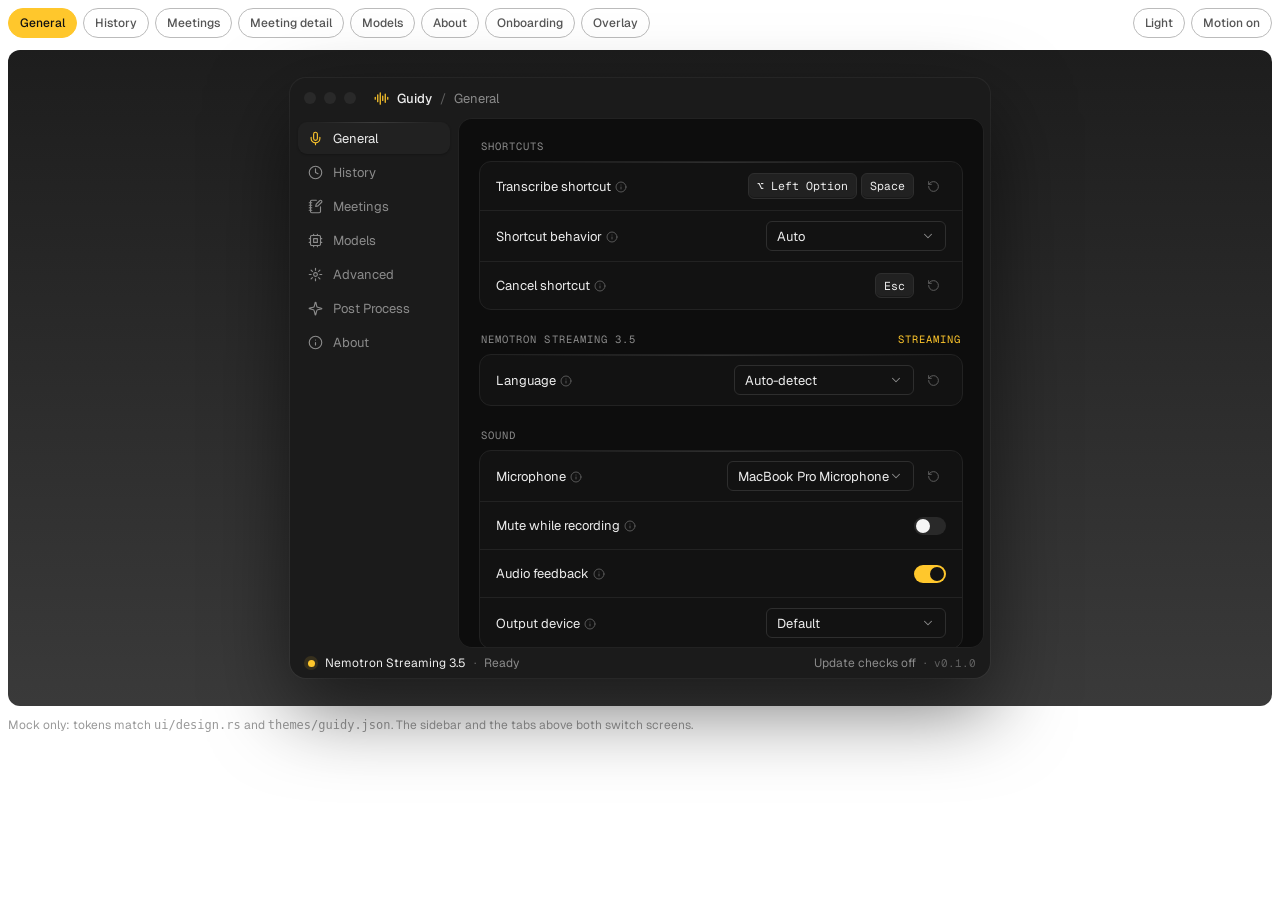
<file: docs/design/guidy-mock.html>
<!doctype html>
<html lang="en">
<head>
<meta charset="utf-8">
<title>Guidy design mock</title>
<link rel="preconnect" href="https://fonts.googleapis.com">
<link href="https://fonts.googleapis.com/css2?family=Geist:wght@400;500;600&family=Geist+Mono:wght@400;500&display=swap" rel="stylesheet">
<style>
/* ───────────── Tokens (mirror crates/guidy-app/src/ui/design.rs) ───────────── */
:root{
  --sans:"Geist",ui-sans-serif,system-ui,sans-serif;
  --mono:"Geist Mono",ui-monospace,monospace;
  --t-display:30px; --t-headline:17px; --t-title:15px; --t-body:13px; --t-mono:12px; --t-eyebrow:10.5px;
  --sx:16px; --sy:14px; --well-inset:6px;
  --r-well:14px; --r-panel:12px; --r-chip:5px; --r-ctl:6px; --grid:24px;
}
.g[data-mode=dark]{
  --ink:#0d0d0d; --frame:#1b1b1b; --surface:#121212; --raised:#212121; --raised-2:#292929;
  --hair:#222; --input:#2e2e2e; --gridc:rgba(255,255,255,.05); --mark:rgba(255,255,255,.18);
  --line:#8a8a8a; --text:#ededed; --muted:#8b8b8b; --faint:#5f5f5f;
  --accent:#ffc72c; --accent-hover:#ffd355; --accent-text:#ffc72c; --accent-soft:rgba(255,199,44,.12);
  --on-accent:#121212; --rim:rgba(255,255,255,.12); --sheen:rgba(255,255,255,.07);
  --danger:#ff6b61; --success:#6fd08c;
  --desk:linear-gradient(180deg,#1d1d1d,#3a3a3a); --shadow:0 30px 80px rgba(0,0,0,.55),0 0 0 1px rgba(255,255,255,.06);
}
.g[data-mode=light]{
  --ink:#fbfbfa; --frame:#efefec; --surface:#fff; --raised:#ebebe7; --raised-2:#e2e2de;
  --hair:#e5e5e1; --input:#d6d6d1; --gridc:rgba(0,0,0,.05); --mark:rgba(0,0,0,.16);
  --line:#8c8c86; --text:#161616; --muted:#6c6c67; --faint:#a3a39d;
  --accent:#ffc72c; --accent-hover:#ffd355; --accent-text:#a87500; --accent-soft:rgba(255,199,44,.2);
  --on-accent:#121212; --rim:#fff; --sheen:rgba(255,255,255,.55);
  --danger:#d6403a; --success:#2f9a58;
  --desk:linear-gradient(180deg,#e9e9e6,#d4d4cf); --shadow:0 30px 80px rgba(0,0,0,.18),0 0 0 1px rgba(0,0,0,.08);
}

/* ───────────── Mock chrome (not part of the app) ───────────── */
.g{font-family:var(--sans);color:var(--text);-webkit-font-smoothing:antialiased}
.g *{box-sizing:border-box}
.ctrl{display:flex;flex-wrap:wrap;gap:6px;align-items:center;margin:0 0 12px;font-family:var(--sans)}
.ctrl button{font:500 12px var(--sans);padding:6px 11px;border-radius:999px;border:1px solid var(--border,#bbb);background:transparent;color:var(--foreground,#555);cursor:pointer}
.ctrl button.on{background:#ffc72c;color:#121212;border-color:#ffc72c}
.ctrl .sp{flex:1}
.desk{background:var(--desk);border-radius:var(--radius,12px);padding:28px 16px;display:flex;justify-content:center}

/* ───────────── Window shell ───────────── */
.win{width:100%;max-width:700px;height:600px;background:var(--frame);border-radius:16px;box-shadow:var(--shadow);display:flex;flex-direction:column;overflow:hidden;position:relative}
.titlebar{height:40px;flex:none;display:flex;align-items:center;gap:8px;padding:0 14px;font-size:var(--t-body)}
.lights{display:flex;gap:8px;margin-right:10px}.lights i{width:12px;height:12px;border-radius:50%;background:var(--raised-2);display:block}
.titlebar .prod{font-weight:500}.titlebar .slash{color:var(--faint)}.titlebar .where{color:var(--muted)}
.titlebar svg{color:var(--accent-text)}
.body{flex:1;min-height:0;display:flex}
.side{width:168px;flex:none;padding:4px 8px;display:flex;flex-direction:column;gap:2px}
.nav{position:relative;display:flex;align-items:center;gap:10px;height:32px;padding:0 10px;border-radius:9px;font-size:var(--t-body);color:var(--muted);cursor:pointer;user-select:none}
.nav:hover{background:color-mix(in srgb,var(--raised) 55%,transparent);color:var(--text)}
.nav.on{background:var(--raised);color:var(--text);box-shadow:0 1px 2px rgba(0,0,0,.25)}
.nav.on svg{color:var(--accent-text)}
.well{flex:1;min-width:0;margin-right:var(--well-inset);background:var(--ink);border:1px solid var(--hair);border-radius:var(--r-well);overflow-y:auto;scrollbar-width:thin}
.well-in{padding:20px 20px 28px;display:flex;flex-direction:column;gap:22px}
.status{height:30px;flex:none;display:flex;align-items:center;gap:8px;padding:0 14px;font-size:12px;color:var(--muted)}
.status .ver{font:11px var(--mono);color:var(--faint)}
.status .sp{flex:1}
.status .model{display:flex;align-items:center;gap:7px;color:var(--text);cursor:pointer}

/* ───────────── Glass: rim light + sheen ───────────── */
.rim{position:relative}
.rim::before{content:"";position:absolute;top:0;left:14px;right:14px;height:1px;background:linear-gradient(90deg,transparent,var(--rim),transparent);pointer-events:none;z-index:2}
.sheen{position:relative;overflow:hidden}
.sheen::after{content:"";position:absolute;top:0;bottom:0;width:40%;left:-45%;background:linear-gradient(100deg,transparent,var(--sheen),transparent);animation:sweep 5.2s cubic-bezier(.2,.7,.2,1) infinite;pointer-events:none}
@keyframes sweep{0%{left:-45%}40%,100%{left:105%}}
.shimmer{background:linear-gradient(90deg,var(--muted) 0%,var(--muted) 35%,var(--text) 50%,var(--muted) 65%,var(--muted) 100%);background-size:250% 100%;-webkit-background-clip:text;background-clip:text;color:transparent;animation:shim 2.2s linear infinite}
@keyframes shim{from{background-position:100% 0}to{background-position:-150% 0}}
.g.still .sheen::after,.g.still .shimmer,.g.still .pulse,.g.still .wave i{animation:none!important}
.g.still .shimmer{color:var(--muted);background:none}

/* ───────────── Type ───────────── */
.eyebrow{font:var(--t-eyebrow)/14px var(--mono);text-transform:uppercase;letter-spacing:.1em;color:var(--muted)}
.mono{font:var(--t-mono)/1.4 var(--mono)}
.muted{color:var(--muted)}.faint{color:var(--faint)}.acc{color:var(--accent-text)}
.h-page{display:flex;align-items:baseline;gap:8px;font-size:var(--t-headline);font-weight:500}
.h-page .crumb{font-size:var(--t-body);color:var(--muted);font-weight:400}
.h-page .crumb b{color:var(--faint);font-weight:400;margin-right:6px}
.lede{font-size:var(--t-body);color:var(--muted);line-height:1.55;margin-top:6px}
.headline{font-size:var(--t-headline);font-weight:500;letter-spacing:-.01em}

/* ───────────── Building blocks ───────────── */
.group{display:flex;flex-direction:column;gap:8px}
.group>.eyebrow{padding:0 2px;display:flex;justify-content:space-between}
.panel{background:var(--surface);border:1px solid var(--hair);border-radius:var(--r-panel);overflow:hidden}
.row{min-height:48px;padding:10px var(--sx);display:flex;align-items:center;gap:16px;justify-content:space-between;font-size:var(--t-body)}
.row+.row,.sec+.sec{border-top:1px solid var(--hair)}
.row .lbl{display:flex;flex-direction:column;gap:3px;min-width:0}
.row .desc{font-size:12px;color:var(--muted)}
.sec{padding:var(--sy) var(--sx)}
.chip{display:inline-flex;align-items:center;gap:5px;padding:2px 7px;border-radius:var(--r-chip);font:11px/16px var(--mono);background:var(--raised);color:var(--muted);white-space:nowrap}
.chip.a{background:var(--accent-soft);color:var(--accent-text)}
.kbd{display:inline-flex;gap:4px}
.kbd span{font:11.5px/1 var(--mono);padding:6px 8px;border-radius:6px;background:var(--raised);border:1px solid var(--input);box-shadow:inset 0 -1px 0 rgba(0,0,0,.25)}
.select{min-width:180px;height:30px;padding:0 10px;border-radius:var(--r-ctl);border:1px solid var(--input);display:flex;align-items:center;justify-content:space-between;font-size:var(--t-body);background:var(--surface)}
.select svg{color:var(--muted)}
.sw{width:32px;height:18px;border-radius:999px;background:var(--raised-2);position:relative;flex:none;cursor:pointer}
.sw::after{content:"";position:absolute;top:2px;left:2px;width:14px;height:14px;border-radius:50%;background:#f5f5f5;transition:.15s}
.sw.on{background:var(--accent)}.sw.on::after{left:16px;background:#121212}
.btn{height:30px;padding:0 14px;border-radius:999px;border:0;font:500 var(--t-body) var(--sans);cursor:pointer;display:inline-flex;align-items:center;gap:7px;white-space:nowrap}
.btn.p{background:var(--accent);color:var(--on-accent)}.btn.p:hover{background:var(--accent-hover)}
.btn.s{background:var(--raised);color:var(--text)}.btn.s:hover{background:var(--raised-2)}
.btn.sm{height:26px;padding:0 11px;font-size:12px}
.ib{width:26px;height:26px;border-radius:7px;display:inline-grid;place-items:center;color:var(--muted);cursor:pointer}
.ib:hover{background:var(--raised);color:var(--text)}
.reset{color:var(--faint)}
.foot{display:flex;align-items:center;justify-content:space-between;gap:12px;padding:12px var(--sx);border-top:1px solid var(--hair)}
.stats{display:grid;border-top:1px solid var(--hair)}
.stats>div{padding:12px var(--sx);display:flex;flex-direction:column;gap:6px;border-right:1px solid var(--hair);border-bottom:1px solid var(--hair)}
.stats.c3>div:nth-child(3n),.stats.c4>div:nth-child(4n){border-right:0}
.stats.c3{grid-template-columns:repeat(3,1fr)}.stats.c4{grid-template-columns:repeat(4,1fr)}
.stats .mono{color:var(--text)}
.stats.nob>div:nth-last-child(-n+3){border-bottom:0}
.stats.c4.nob>div:nth-last-child(-n+4){border-bottom:0}
.dot{width:14px;height:14px;border-radius:50%;background:var(--accent-soft);display:grid;place-items:center;flex:none}
.dot::after{content:"";width:7px;height:7px;border-radius:50%;background:var(--accent)}
.dot.idle{background:transparent}.dot.idle::after{background:var(--faint)}
.pulse::after{animation:pulse 1.9s ease-in-out infinite}
@keyframes pulse{50%{opacity:.5}}
.bar{height:4px;border-radius:999px;background:var(--raised);overflow:hidden;position:relative}
.bar>i{position:absolute;inset:0 auto 0 0;background:var(--accent);border-radius:999px}
.pips{display:inline-flex;gap:3px}.pips i{width:10px;height:4px;border-radius:2px;background:var(--raised-2)}.pips i.f{background:var(--text)}
.kv{display:flex;align-items:center;justify-content:space-between;padding:11px var(--sx);font:var(--t-mono)/1.4 var(--mono)}
.kv+.kv{border-top:1px solid var(--hair)}
.kv .r{display:flex;gap:18px;color:var(--muted)}
.kv.a,.kv.a .r{color:var(--accent-text)}

/* ───────────── Blueprint stage ───────────── */
.bp{position:relative;overflow:hidden;background:var(--ink);
  background-image:linear-gradient(var(--gridc) 1px,transparent 1px),linear-gradient(90deg,var(--gridc) 1px,transparent 1px);
  background-size:var(--grid) var(--grid);background-position:center center}
.bp::after{content:"";position:absolute;left:0;right:0;bottom:0;height:35%;background:linear-gradient(transparent,var(--ink));pointer-events:none}
.bp .x{position:absolute;width:10px;height:10px;color:var(--mark)}
.bp .x::before,.bp .x::after{content:"";position:absolute;background:currentColor}
.bp .x::before{left:0;right:0;top:4.5px;height:1px}.bp .x::after{top:0;bottom:0;left:4.5px;width:1px}
.la{stroke:var(--line);fill:none;stroke-width:1.2}
.ld{stroke:var(--mark);fill:none;stroke-width:1;stroke-dasharray:3 3}
.lx{stroke:var(--accent-text);fill:none;stroke-width:1.4}
.lf{fill:var(--accent-soft);stroke:none}
.lfill{fill:var(--surface)}
.svg-t{font:12px var(--mono);fill:var(--muted)}
.svg-t.a{fill:var(--accent-text)}

/* ───────────── Page specifics ───────────── */
.hist-head{display:flex;align-items:center;justify-content:space-between;padding:12px var(--sx) 0}
.hist-text{padding:8px var(--sx) 12px;font-size:var(--t-body);line-height:1.6}
.player{display:flex;align-items:center;gap:10px;padding:10px var(--sx);border-top:1px solid var(--hair)}
.player .bar{flex:1}
.mrow{display:flex;align-items:center;gap:12px;padding:12px var(--sx);font-size:var(--t-body);cursor:pointer}
.mrow+.mrow{border-top:1px solid var(--hair)}
.mrow:hover{background:color-mix(in srgb,var(--raised) 35%,transparent)}
.mrow .t{flex:1;min-width:0;display:flex;flex-direction:column;gap:4px}
.seg{display:inline-flex;padding:3px;background:var(--surface);border:1px solid var(--hair);border-radius:999px;gap:2px}
.seg span{padding:5px 14px;border-radius:999px;font-size:12px;color:var(--muted);cursor:pointer}
.seg span.on{background:var(--raised);color:var(--text)}
.talk{padding:6px var(--sx) 14px}
.talk .tr{display:grid;grid-template-columns:76px 1fr 44px;align-items:center;gap:12px;height:30px;font-size:12.5px}
.talk .lane{position:relative;height:14px}
.talk .lane::before{content:"";position:absolute;left:0;right:0;top:6.5px;height:1px;background:var(--hair)}
.talk .seg-b{position:absolute;top:3px;height:8px;border-radius:2px;background:var(--line);opacity:.7}
.talk .tr.a .seg-b{background:var(--accent);opacity:1}
.talk .axis{display:grid;grid-template-columns:76px 1fr 44px;gap:12px;margin-top:6px}
.talk .axis div{display:flex;justify-content:space-between}
.blk{display:grid;grid-template-columns:76px 1fr;gap:12px;padding:10px var(--sx);font-size:var(--t-body);line-height:1.6}
.blk+.blk{border-top:1px solid var(--hair)}
.blk .who{display:flex;flex-direction:column;gap:2px}
.mcard{display:grid;grid-template-columns:1fr auto;gap:10px;align-items:center;padding:13px var(--sx)}
.mcard+.mcard{border-top:1px solid var(--hair)}
.mcard .nm{display:flex;gap:8px;align-items:center;font-size:var(--t-body);font-weight:500}
.mcard .meta{display:flex;gap:14px;margin-top:5px;align-items:center}
.ob{display:flex;flex-direction:column;height:100%}
.ovl-stage{border-radius:var(--r-panel);height:250px;display:flex;flex-direction:column;align-items:center;justify-content:flex-end;gap:12px;padding:20px}
.pill{background:color-mix(in srgb,var(--surface) 92%,transparent);backdrop-filter:blur(20px);border:1px solid var(--hair);border-radius:999px;height:40px;display:flex;align-items:center;gap:12px;padding:0 12px;box-shadow:0 10px 30px rgba(0,0,0,.35)}
.wave{display:flex;gap:3px;align-items:center;height:18px}
.wave i{width:3px;border-radius:2px;background:var(--text);animation:wv 1s ease-in-out infinite}
@keyframes wv{50%{transform:scaleY(.45)}}
.live{width:392px;max-width:100%;border-radius:16px;height:auto;flex-direction:column;align-items:stretch;padding:0}
.live .txt{padding:10px 14px 0;font-size:15px;line-height:1.45}
.live .rowp{height:40px;display:flex;align-items:center;gap:12px;padding:0 12px}
.screen{display:none}.screen.on{display:flex}
.note{font:12px/1.5 var(--sans);color:var(--muted-foreground,#999);margin-top:10px}
</style>
</head>
<body>
<div class="g" id="g" data-mode="dark">
  <div class="ctrl" id="ctrl">
    <button data-s="general" class="on">General</button>
    <button data-s="history">History</button>
    <button data-s="meetings">Meetings</button>
    <button data-s="meeting">Meeting detail</button>
    <button data-s="models">Models</button>
    <button data-s="about">About</button>
    <button data-s="onboarding">Onboarding</button>
    <button data-s="overlay">Overlay</button>
    <span class="sp"></span>
    <button id="mode">Light</button>
    <button id="motion">Motion on</button>
  </div>

  <div class="desk">
  <div class="win" id="win">
    <div class="titlebar">
      <div class="lights"><i></i><i></i><i></i></div>
      <svg width="15" height="15" viewBox="0 0 24 24" fill="none" stroke="currentColor" stroke-width="2" stroke-linecap="round"><path d="M2 10v3M6 6v11M10 3v18M14 8v7M18 5v13M22 10v3"/></svg>
      <span class="prod">Guidy</span><span class="slash" id="slash">/</span><span class="where" id="where">General</span>
    </div>
    <div class="body" id="appbody">
      <div class="side" id="side"></div>
      <div class="well" id="well"><div class="well-in" id="page"></div></div>
    </div>
    <div class="status" id="status">
      <span class="model"><span class="dot"></span>Nemotron Streaming 3.5</span>
      <span class="faint">·</span><span>Ready</span>
      <span class="sp"></span><span>Update checks off</span><span class="faint">·</span><span class="ver">v0.1.0</span>
    </div>
  </div>
  </div>
  <div class="note">Mock only: tokens match <code>ui/design.rs</code> and <code>themes/guidy.json</code>. The sidebar and the tabs above both switch screens.</div>
</div>

<script>
const I = {
  mic:'<path d="M12 2a3 3 0 0 0-3 3v7a3 3 0 0 0 6 0V5a3 3 0 0 0-3-3Z"/><path d="M19 10v2a7 7 0 0 1-14 0v-2M12 19v3"/>',
  clock:'<circle cx="12" cy="12" r="10"/><path d="M12 6v6l4 2"/>',
  note:'<path d="M13.4 2H6a2 2 0 0 0-2 2v16a2 2 0 0 0 2 2h12a2 2 0 0 0 2-2v-7.4"/><path d="M2 6h4M2 10h4M2 14h4M2 18h4"/><path d="M21.4 5.6a2 2 0 1 0-2.8-2.8l-5.4 5.4-.9 3.7 3.7-.9Z"/>',
  cpu:'<rect x="4" y="4" width="16" height="16" rx="2"/><rect x="9" y="9" width="6" height="6"/><path d="M15 2v2M15 20v2M2 15h2M2 9h2M20 15h2M20 9h2M9 2v2M9 20v2"/>',
  cog:'<circle cx="12" cy="12" r="3"/><path d="M12 2v3M12 19v3M4.9 4.9l2.1 2.1M17 17l2.1 2.1M2 12h3M19 12h3M4.9 19.1 7 17M17 7l2.1-2.1"/>',
  spark:'<path d="M9.9 15.5A2 2 0 0 0 8.5 14l-6.1-1.6a.5.5 0 0 1 0-1L8.5 10A2 2 0 0 0 10 8.5l1.6-6.1a.5.5 0 0 1 1 0L14 8.5a2 2 0 0 0 1.5 1.5l6.1 1.6a.5.5 0 0 1 0 1L15.5 14a2 2 0 0 0-1.5 1.5l-1.6 6.1a.5.5 0 0 1-1 0Z"/>',
  info:'<circle cx="12" cy="12" r="10"/><path d="M12 16v-4M12 8h.01"/>',
  chev:'<path d="m6 9 6 6 6-6"/>',
  reset:'<path d="M3 12a9 9 0 1 0 9-9 9.75 9.75 0 0 0-6.74 2.74L3 8"/><path d="M3 3v5h5"/>',
  copy:'<rect x="8" y="8" width="14" height="14" rx="2"/><path d="M4 16c-1.1 0-2-.9-2-2V4c0-1.1.9-2 2-2h10c1.1 0 2 .9 2 2"/>',
  star:'<path d="m12 2 3.1 6.3 6.9 1-5 4.9 1.2 6.8L12 17.8 5.8 21l1.2-6.8-5-4.9 6.9-1Z"/>',
  trash:'<path d="M3 6h18M19 6v14a2 2 0 0 1-2 2H7a2 2 0 0 1-2-2V6M8 6V4a2 2 0 0 1 2-2h4a2 2 0 0 1 2 2v2"/>',
  play:'<path d="M6 3l14 9-14 9Z"/>',
  x:'<path d="M18 6 6 18M6 6l12 12"/>',
  dl:'<path d="M12 15V3M7 10l5 5 5-5M21 15v4a2 2 0 0 1-2 2H5a2 2 0 0 1-2-2v-4"/>',
  folder:'<path d="M20 20a2 2 0 0 0 2-2V8a2 2 0 0 0-2-2h-7.9a2 2 0 0 1-1.69-.9L9.6 3.9A2 2 0 0 0 7.93 3H4a2 2 0 0 0-2 2v13a2 2 0 0 0 2 2Z"/>',
  back:'<path d="m15 18-6-6 6-6"/>',
  check:'<path d="M20 6 9 17l-5-5"/>',
  dots:'<circle cx="5" cy="12" r="1"/><circle cx="12" cy="12" r="1"/><circle cx="19" cy="12" r="1"/>',
  rec:'<circle cx="12" cy="12" r="6"/>',
};
const ic=(n,s=15)=>`<svg width="${s}" height="${s}" viewBox="0 0 24 24" fill="none" stroke="currentColor" stroke-width="1.8" stroke-linecap="round" stroke-linejoin="round">${I[n]}</svg>`;
const info=`<span class="faint" style="display:inline-flex;vertical-align:-2px;margin-left:4px">${ic('info',12)}</span>`;
const sel=v=>`<div class="select">${v}${ic('chev',14)}</div>`;
const reset=`<span class="ib reset">${ic('reset',13)}</span>`;
const row=(title,ctl,desc)=>`<div class="row"><div class="lbl"><div>${title}${desc?'':info}</div>${desc?`<div class="desc">${desc}</div>`:''}</div><div style="display:flex;align-items:center;gap:6px">${ctl}</div></div>`;
const group=(t,rows,right='')=>`<div class="group"><div class="eyebrow"><span>${t}</span><span>${right}</span></div><div class="panel rim">${rows.join('')}</div></div>`;
const X=()=>`<i class="x" style="left:44px;top:44px"></i><i class="x" style="right:44px;top:44px"></i><i class="x" style="left:44px;bottom:44px"></i><i class="x" style="right:44px;bottom:44px"></i>`;

const NAV=[['general','General','mic'],['history','History','clock'],['meetings','Meetings','note'],['models','Models','cpu'],['advanced','Advanced','cog'],['post','Post Process','spark'],['about','About','info']];

const P={};
P.general=()=>`
  ${group('Shortcuts',[
    row('Transcribe shortcut',`<div class="kbd"><span>⌥ Left Option</span><span>Space</span></div>${reset}`),
    row('Shortcut behavior',sel('Auto')),
    row('Cancel shortcut',`<div class="kbd"><span>Esc</span></div>${reset}`),
  ])}
  ${group('Nemotron Streaming 3.5',[row('Language',sel('Auto-detect')+reset)],'<span class="acc">streaming</span>')}
  ${group('Sound',[
    row('Microphone',sel('MacBook Pro Microphone')+reset),
    row('Mute while recording','<div class="sw"></div>'),
    row('Audio feedback','<div class="sw on"></div>'),
    row('Output device',sel('Default')),
  ])}`;

P.history=()=>`
  <div style="display:flex;align-items:flex-end;justify-content:space-between">
    <div><div class="h-page">History <span class="crumb"><b>/</b>128 transcriptions · 3 saved</span></div></div>
    <button class="btn s sm">${ic('folder',13)}Open folder</button>
  </div>
  ${entry('Today · 14:32','Let’s move the design review to Thursday and loop in the platform team so they can sign off on the new token pipeline before we ship.',true,0.42,'0:07','0:16')}
  <div class="panel rim">
    <div class="hist-head"><span class="eyebrow">Today · 14:35</span><span class="chip a"><span class="shimmer">Transcribing…</span></span></div>
    <div class="hist-text"><div class="bar sheen" style="height:8px;width:72%;background:var(--raised)"></div><div class="bar sheen" style="height:8px;width:48%;margin-top:9px;background:var(--raised)"></div></div>
  </div>
  ${entry('Yesterday · 18:04','Reminder to send Priya the updated onboarding copy and the two microphone permission screenshots.',false,0,'0:00','0:09')}
`;
function entry(when,text,saved,f,a,b){return `<div class="panel rim">
  <div class="hist-head"><span class="eyebrow">${when}</span><span style="display:flex;gap:2px">
    <span class="ib">${ic('copy',13)}</span><span class="ib" style="${saved?'color:var(--accent-text)':''}">${ic('star',13)}</span><span class="ib">${ic('reset',13)}</span><span class="ib">${ic('trash',13)}</span></span></div>
  <div class="hist-text">${text}</div>
  <div class="player"><span class="ib" style="color:var(--text)">${ic('play',12)}</span><span class="mono muted">${a}</span><div class="bar"><i style="width:${f*100}%"></i></div><span class="mono muted">${b}</span></div>
</div>`}

P.meetings=()=>`
  <div style="display:flex;justify-content:space-between;align-items:center">
    <div class="seg"><span class="on">Meetings</span><span>People</span><span>Settings</span></div>
  </div>
  <div class="panel rim sheen">
    <div class="sec" style="display:flex;align-items:center;gap:14px">
      <span class="dot idle"></span>
      <div style="flex:1"><div style="font-size:var(--t-title);font-weight:500">Not recording</div><div class="desc muted" style="font-size:12px;margin-top:3px">Records this Mac's mic and system audio. No bot joins the call.</div></div>
      <button class="btn p">${ic('rec',12)}Start meeting notes</button>
    </div>
    <div class="foot"><span class="eyebrow">Mic · System audio · On-device</span><span class="eyebrow acc">Meet in 12 min</span></div>
  </div>
  ${group('Upcoming',[`<div class="mrow"><div class="t"><div>Design review</div><div class="eyebrow">15:00 – 15:45 · Google Meet</div></div><button class="btn s sm">Start</button></div>`])}
  ${group('Recordings',[
    `<div class="mrow" onclick="go('meeting')"><div class="t"><div>Weekly product sync</div><div class="eyebrow">Today · 42 min · 4 speakers</div></div><span class="chip">ready</span><span class="ib">${ic('dots',14)}</span></div>`,
    `<div class="mrow"><div class="t"><div>Hiring loop debrief</div><div class="eyebrow">Today · 28 min</div></div><span class="chip a"><span class="shimmer">Identifying speakers · 64%</span></span><span class="ib">${ic('x',13)}</span></div>`,
    `<div class="mrow"><div class="t"><div>Customer call, Northwind</div><div class="eyebrow">Wed 15 Oct · 51 min · 3 speakers</div></div><span class="chip">ready</span><span class="ib">${ic('dots',14)}</span></div>`,
  ],'3 meetings')}`;

P.meeting=()=>{
  const sp=[['You',true,[[2,9],[22,6],[40,14],[71,8]],'31%'],['Priya',false,[[11,10],[30,9],[58,12]],'28%'],['Marcus',false,[[0,2],[54,4],[80,15]],'22%'],['Lena',false,[[17,4],[86,10]],'19%']];
  return `
  <div style="display:flex;align-items:center;gap:6px;margin-bottom:-8px" class="muted"><span style="display:inline-flex">${ic('back',14)}</span><span style="font-size:12px">All meetings</span></div>
  <div class="panel rim">
    <div class="sec">
      <div class="h-page" style="font-size:var(--t-title)">Weekly product sync <span class="crumb"><b>/</b>Today · 10:00</span></div>
    </div>
    <div class="stats c4 nob">
      <div><span class="eyebrow">Duration</span><span class="mono">42:18</span></div>
      <div><span class="eyebrow">Speakers</span><span class="mono">4</span></div>
      <div><span class="eyebrow">Words</span><span class="mono">6,412</span></div>
      <div><span class="eyebrow">You spoke</span><span class="mono acc">31%</span></div>
    </div>
    <div class="sec" style="border-top:1px solid var(--hair);padding-bottom:4px;display:flex;justify-content:space-between"><span class="eyebrow">Talk time</span><span class="eyebrow">Share</span></div>
    <div class="talk">
      ${sp.map(([n,a,segs,pct])=>`<div class="tr ${a?'a':''}"><span class="${a?'acc':''}">${n}</span><div class="lane">${segs.map(([l,w])=>`<i class="seg-b" style="left:${l}%;width:${w}%"></i>`).join('')}</div><span class="mono ${a?'acc':'muted'}" style="text-align:right">${pct}</span></div>`).join('')}
      <div class="axis"><span class="eyebrow">Min</span><div class="eyebrow"><span>0</span><span>10</span><span>20</span><span>30</span><span>42</span></div><span></span></div>
    </div>
    <div class="foot"><span class="eyebrow">Summary · local model</span><div style="display:flex;gap:8px"><button class="btn s sm">Tickets</button><button class="btn p sm">Summarize</button></div></div>
  </div>
  ${group('Transcript',[
    `<div class="blk"><div class="who"><span class="acc">You</span><span class="mono faint">00:12</span></div><div>Okay, quick one today. Main thing is the onboarding rewrite, and whether we can ship the new model picker this week.</div></div>`,
    `<div class="blk"><div class="who"><span>Priya</span><span class="mono faint">00:31</span></div><div>The picker's done on my side. The open question is the default. I'd recommend the streaming model for anyone on Apple silicon.</div></div>`,
    `<div class="blk"><div class="who"><span>Marcus</span><span class="mono faint">01:05</span></div><div>Agreed. We just need a fallback for older Intel machines, otherwise first-run is going to feel slow.</div></div>`,
  ])}`};

P.models=()=>`
  <div class="panel rim">
    <div class="sec" style="display:flex;gap:12px;align-items:flex-start">
      <div style="flex:1">
        <div style="display:flex;align-items:center;gap:8px"><span class="headline" style="font-size:var(--t-title)">Nemotron Streaming 3.5</span><span class="chip a">${ic('check',11)}active</span><span class="chip">streaming</span></div>
        <div class="lede" style="margin-top:4px">Live text as you speak. Best on Apple silicon; runs entirely on this Mac.</div>
      </div>
    </div>
    <div class="stats c3">
      <div><span class="eyebrow">Accuracy</span><span class="pips">${'<i class="f"></i>'.repeat(4)}<i></i></span></div>
      <div><span class="eyebrow">Speed</span><span class="pips">${'<i class="f"></i>'.repeat(5)}</span></div>
      <div><span class="eyebrow">Size</span><span class="mono">612 MB · Q8</span></div>
      <div style="border-bottom:0"><span class="eyebrow">Languages</span><span class="mono">25</span></div>
      <div style="border-bottom:0"><span class="eyebrow">Translate</span><span class="mono">to English</span></div>
      <div style="border-bottom:0"><span class="eyebrow">Latency</span><span class="mono acc">~180 ms</span></div>
    </div>
  </div>
  ${group('Available',[
    mc('Whisper Large v3 Turbo','Most accurate. Slower on first load.',[4,3],'1.6 GB',`<button class="btn s sm">${ic('dl',13)}Download</button>`),
    `<div class="mcard"><div><div class="nm">Parakeet TDT 0.6B <span class="chip">english</span></div>
      <div class="meta"><span class="mono shimmer">Downloading 42% · 18.2 MB/s</span></div>
      <div class="bar sheen" style="margin-top:9px"><i style="width:42%"></i></div></div>
      <span class="ib">${ic('x',13)}</span></div>`,
    mc('Moonshine Base','Tiny and fast. English only.',[2,5],'58 MB','<span class="chip">downloaded</span><button class="btn s sm">Use</button>'),
  ],'3 models')}`;
function mc(n,d,[a,s],size,act){return `<div class="mcard"><div><div class="nm">${n}</div><div class="desc muted" style="font-size:12px;margin-top:3px">${d}</div>
  <div class="meta"><span class="eyebrow">Acc</span><span class="pips">${'<i class="f"></i>'.repeat(a)}${'<i></i>'.repeat(5-a)}</span><span class="eyebrow">Spd</span><span class="pips">${'<i class="f"></i>'.repeat(s)}${'<i></i>'.repeat(5-s)}</span><span class="mono muted">${size}</span></div></div>
  <div style="display:flex;gap:8px;align-items:center">${act}</div></div>`}

const WAVE=`<svg viewBox="0 0 460 200" width="100%" height="200" style="position:relative;z-index:1">
  <line class="ld" x1="200" y1="12" x2="200" y2="188"/>
  <line class="ld" x1="60" y1="100" x2="340" y2="100"/>
  ${[14,26,40,58,34,72,88,64,40,52,30,20,12].map((h,i)=>{const x=80+i*20;const acc=i>=5&&i<=7;return `${acc?`<rect x="${x-4}" y="${100-h/2}" width="8" height="${h}" rx="4" class="lf"/>`:''}<rect x="${x-4}" y="${100-h/2}" width="8" height="${h}" rx="4" class="${acc?'lx':'la'}"/>`}).join('')}
  <path class="lx" d="M224 62 H 352" stroke-dasharray="3 3"/>
  <text x="360" y="66" class="svg-t a">your voice</text>
  <path class="ld" d="M340 100 H 352"/>
  <text x="360" y="104" class="svg-t">on-device</text>
  <path class="ld" d="M252 128 V 146 H 352"/>
  <text x="360" y="150" class="svg-t">text</text>
</svg>`;

P.about=()=>`
  <div class="panel rim">
    <div class="bp" style="height:200px">${X()}${WAVE}</div>
    <div class="sec">
      <div class="headline">Speech to text that never leaves this Mac</div>
      <div class="lede">Press a shortcut, speak, and Guidy types into the focused app. Transcription, speaker naming and summaries all run locally.</div>
    </div>
    <div class="stats c3 nob" style="border-top:1px solid var(--hair)">
      <div><span class="eyebrow">Version</span><span class="mono acc">0.1.0</span></div>
      <div><span class="eyebrow">Engine</span><span class="mono">transcribe.cpp</span></div>
      <div><span class="eyebrow">Network</span><span class="mono">none</span></div>
    </div>
    <div class="foot"><span class="eyebrow">Built on ggml</span><div style="display:flex;gap:8px"><button class="btn s sm">Donate</button><button class="btn p sm">View on GitHub</button></div></div>
  </div>
  ${group('Settings',[
    row('Show what’s new','<div class="sw on"></div>','Show release notes after Guidy updates'),
    row('App data directory',`<span class="chip" style="font-size:11px">~/Library/Application Support/dev.guidy.app</span><button class="btn s sm">Open</button>`,'Where Guidy stores its data'),
  ])}`;

const MICART=`<svg viewBox="0 0 560 220" width="100%" height="220" style="position:relative;z-index:1">
  <line class="ld" x1="200" y1="6" x2="200" y2="214"/>
  <path class="lx" d="M193 14 l7 7 7-7 M193 26 l7 7 7-7 M193 38 l7 7 7-7"/>
  <!-- capsule -->
  <path class="lf" d="M168 76 V120 A32 10 0 0 0 232 120 V76 A32 10 0 0 1 168 76Z"/>
  <ellipse cx="200" cy="66" rx="32" ry="10" class="la lfill"/>
  <path class="la" d="M168 66 V128 A32 10 0 0 0 232 128 V66"/>
  <path class="lx" d="M168 78 A32 10 0 0 0 232 78 M168 92 A32 10 0 0 0 232 92 M168 106 A32 10 0 0 0 232 106 M168 120 A32 10 0 0 0 232 120"/>
  <!-- yoke + stand -->
  <path class="la" d="M152 112 V130 A48 15 0 0 0 248 130 V112"/>
  <path class="la" d="M200 145 V180"/>
  <ellipse cx="200" cy="186" rx="38" ry="9" class="la"/>
  <!-- keycap -->
  <path class="la lfill" d="M326 152 l36 -18 l54 22 l-36 18 Z"/>
  <path class="la" d="M326 152 v12 l54 22 v-12 M380 186 l36 -18 v-12"/>
  <text x="362" y="160" class="svg-t" style="font-size:14px" transform="skewX(-20) translate(58 0)">⌥</text>
  <!-- leaders -->
  <path class="lx" d="M240 92 H 440" stroke-dasharray="3 3"/>
  <text x="448" y="96" class="svg-t a">microphone</text>
  <path class="ld" d="M418 156 H 440"/>
  <text x="448" y="160" class="svg-t">accessibility</text>
</svg>`;

P.onboarding=()=>`
  <div class="ob">
  <div class="panel rim" style="flex:1;display:flex;flex-direction:column">
    <div class="bp" style="height:220px;flex:none">${X()}${MICART}</div>
    <div class="sec">
      <div class="headline">Guidy needs to hear you, then type for you</div>
      <div class="lede">Microphone access lets Guidy hear your voice. Accessibility lets it paste the text into whatever app you're using.</div>
    </div>
    <div class="kv a"><span>microphone</span><span class="r"><span class="shimmer" style="--muted:var(--accent-text)">waiting…</span><span>required</span></span></div>
    <div class="kv"><span>accessibility</span><span class="r"><span>not granted</span><span>required</span></span></div>
    <div style="flex:1"></div>
    <div class="foot"><span class="eyebrow">Step 1 of 2 · Permissions</span><div style="display:flex;gap:8px"><button class="btn s">Open Settings</button><button class="btn p">Grant microphone</button></div></div>
  </div></div>`;

P.overlay=()=>`
  <div>
    <div class="h-page">Recording overlay <span class="crumb"><b>/</b>floats over every app</span></div>
    <div class="lede">Shown here on a blueprint stand-in for the desktop. Three states: listening, working, and live text.</div>
  </div>
  <div class="bp ovl-stage panel">
    ${X()}
    <div class="pill live" style="position:relative;z-index:1">
      <div class="txt">The roll runs out nine labels into the batch, so <span class="muted">we should load a new</span><span style="display:inline-block;width:1.5px;height:15px;background:var(--text);vertical-align:-2px;margin-left:2px"></span></div>
      <div class="rowp"><span class="dot pulse"></span><div style="flex:1;display:flex;justify-content:center"><div class="wave">${[6,10,16,12,18,9,14,7,5].map((h,i)=>`<i style="height:${h}px;animation-delay:${i*.08}s"></i>`).join('')}</div></div><span class="mono muted">0:14</span><span class="ib">${ic('x',12)}</span></div>
    </div>
    <div style="display:flex;gap:14px;position:relative;z-index:1;flex-wrap:wrap;justify-content:center">
      <div class="pill"><span class="dot pulse"></span><div class="wave">${[6,10,16,12,18,9,14,7,5].map((h,i)=>`<i style="height:${h}px;animation-delay:${i*.08}s"></i>`).join('')}</div><span class="mono muted">0:03</span><span class="ib" style="width:20px;height:20px">${ic('x',12)}</span></div>
      <div class="pill sheen" style="padding-right:8px"><span style="width:14px;display:grid;place-items:center" class="muted">${ic('reset',12)}</span><span class="shimmer" style="font-size:13px">Transcribing…</span><span class="ib" style="width:20px;height:20px">${ic('x',12)}</span></div>
    </div>
  </div>`;

P.advanced=()=>group('Advanced',[row('Start hidden','<div class="sw on"></div>'),row('Launch at login','<div class="sw"></div>'),row('Paste method',sel('Clipboard (⌘V)'))]);
P.post=()=>group('Post processing',[row('Enable post processing','<div class="sw on"></div>'),row('Provider',sel('Apple Intelligence')),row('Prompt',sel('Clean up punctuation'))]);

const g=document.getElementById('g');
let cur='general';
function go(s){
  cur=s;
  const full=s==='onboarding';
  document.getElementById('side').style.display=full?'none':'flex';
  document.getElementById('status').style.display=full?'none':'flex';
  document.getElementById('well').style.marginRight=full?'0':'';
  document.getElementById('well').style.border=full?'0':'';
  document.getElementById('well').style.borderRadius=full?'0':'';
  document.getElementById('appbody').style.padding=full?'0 6px 6px':'';
  const navId=s==='meeting'?'meetings':s==='overlay'?'general':s;
  document.getElementById('side').innerHTML=NAV.map(([id,l,i])=>`<div class="nav ${id===navId?'on rim':''}" onclick="go('${id}')">${ic(i)}<span>${l}</span></div>`).join('');
  const lbl={general:'General',history:'History',meetings:'Meetings',meeting:'Meetings',models:'Models',about:'About',onboarding:'Welcome',overlay:'Overlay',advanced:'Advanced',post:'Post Process'}[s];
  document.getElementById('where').textContent=lbl;
  document.getElementById('page').innerHTML=P[s]();
  document.getElementById('page').style.height=full?'100%':'';
  document.getElementById('well').scrollTop=0;
  document.querySelectorAll('#ctrl [data-s]').forEach(b=>b.classList.toggle('on',b.dataset.s===s));
}
document.querySelectorAll('#ctrl [data-s]').forEach(b=>b.onclick=()=>go(b.dataset.s));
document.getElementById('mode').onclick=e=>{const d=g.dataset.mode==='dark';g.dataset.mode=d?'light':'dark';e.target.textContent=d?'Dark':'Light'};
document.getElementById('motion').onclick=e=>{g.classList.toggle('still');e.target.textContent=g.classList.contains('still')?'Motion off':'Motion on'};
const q=new URLSearchParams(location.search);
if(q.get('mode'))g.dataset.mode=q.get('mode');
go(q.get('s')||'general');
</script>
</body>
</html>
</file>
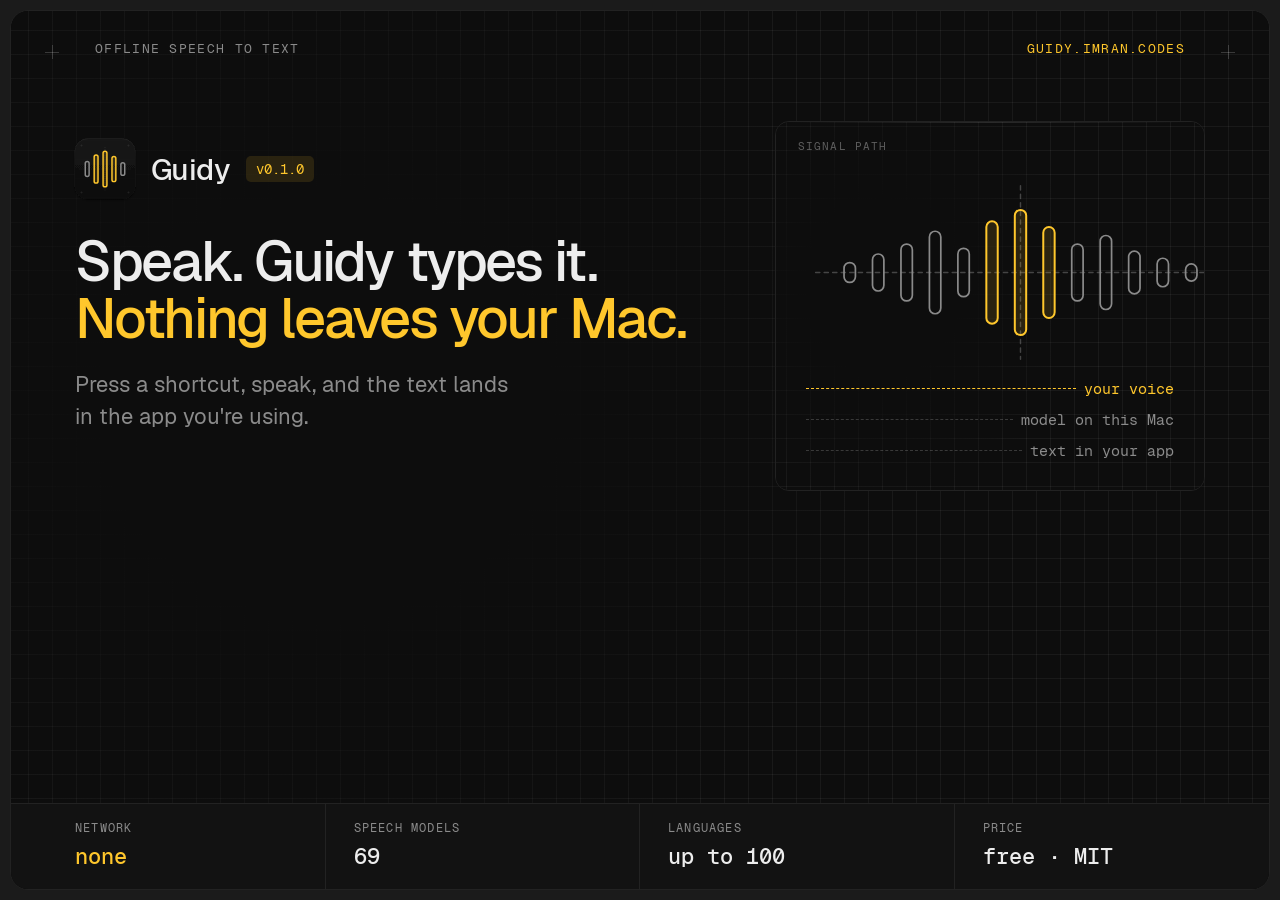
<file: website/og/og.html>
<!doctype html>
<!-- Source for assets/og.png (1200x630). Render: see website/README.md. -->
<html lang="en" data-mode="dark">
<head>
<meta charset="utf-8">
<link rel="stylesheet" href="../styles.css">
<style>
  html,body{margin:0;width:1200px;height:630px;overflow:hidden;background:#1b1b1b}
  .card{position:absolute;inset:10px;border:1px solid var(--hair);border-radius:18px;overflow:hidden;background:var(--ink)}
  .card .bp{position:absolute;inset:0}
  .card .bp::after{content:"";position:absolute;inset:0;background:radial-gradient(ellipse 60% 80% at 25% 45%,var(--ink) 30%,transparent 75%);pointer-events:none}
  .x{width:14px;height:14px}.x::before{top:6.5px}.x::after{left:6.5px}
  .x.tl{left:34px;top:34px}.x.tr{right:34px;top:34px}.x.bl{left:34px;bottom:34px}.x.br{right:34px;bottom:34px}
  .top{position:absolute;left:64px;right:64px;top:30px;display:flex;justify-content:space-between;z-index:2}
  .top .eyebrow{font-size:13px}
  .left{position:absolute;left:64px;top:128px;width:620px;z-index:2}
  .brand{display:flex;align-items:center;gap:16px;margin-bottom:34px}
  .brand img{width:76px;height:76px;margin:-8px}
  .brand .n{font:500 30px var(--sans);letter-spacing:-.02em;color:var(--text)}
  .brand .chip{font-size:14px;line-height:22px;padding:2px 10px}
  h1{font:500 56px/1.02 var(--sans);letter-spacing:-.035em;color:var(--text);margin:0}
  h1 em{font-style:normal;color:var(--accent-text)}
  .lede{margin-top:22px;font-size:22px;line-height:1.45;max-width:30ch}
  .figure{position:absolute;right:64px;top:110px;width:430px;height:370px;z-index:2;background:var(--surface);border:1px solid var(--hair);border-radius:14px;overflow:hidden}
  .figure .bp{position:absolute;inset:0;background-color:var(--ink)}
  .figure .lab{position:absolute;left:22px;top:16px;z-index:2}
  .figure .ill{position:absolute;left:30px;right:30px;top:58px;z-index:1}
  .figure .callouts{position:absolute;left:30px;right:30px;bottom:30px;display:flex;flex-direction:column;gap:12px;z-index:1}
  .figure .callout{font-size:15px}
  .strip{position:absolute;left:0;right:0;bottom:0;height:86px;border-top:1px solid var(--hair);background:var(--surface);display:grid;grid-template-columns:repeat(4,1fr);z-index:3}
  .strip>div{padding:16px 64px 0;display:flex;flex-direction:column;gap:6px;border-right:1px solid var(--hair)}
  .strip>div:first-child{padding-left:64px}
  .strip>div:not(:first-child){padding-left:28px}
  .strip>div:last-child{border-right:0}
  .strip .eyebrow{font-size:12px}
  .strip .v{font:500 22px var(--mono);color:var(--text)}
  .strip .v.acc{color:var(--accent-text)}
</style>
</head>
<body>
<div class="card">
  <div class="bp"></div>
  <i class="x tl"></i><i class="x tr"></i>
  <div class="top"><span class="eyebrow" style="padding-left:20px">Offline speech to text</span><span class="eyebrow acc" style="padding-right:20px">guidy.imran.codes</span></div>
  <div class="left">
    <div class="brand"><img src="../assets/brand/guidy-icon.svg" alt=""><span class="n">Guidy</span><span class="chip a">v0.1.0</span></div>
    <h1>Speak. Guidy types it.<br><em>Nothing leaves your Mac.</em></h1>
    <p class="lede">Press a shortcut, speak, and the text lands in the app you're using.</p>
  </div>
  <div class="figure rim">
    <div class="bp"></div>
    <span class="eyebrow lab" style="color:var(--faint)">Signal path</span>
    <div class="ill" style="--ar:300/130"><i class="l" style="--m:url(../assets/illustrations/waveform.svg)"></i><i class="f" style="--m:url(../assets/illustrations/waveform-fill.svg)"></i><i class="a" style="--m:url(../assets/illustrations/waveform-accent.svg)"></i></div>
    <div class="callouts">
      <span class="callout a">your voice</span>
      <span class="callout">model on this Mac</span>
      <span class="callout">text in your app</span>
    </div>
  </div>
  <div class="strip">
    <div><span class="eyebrow">Network</span><span class="v acc">none</span></div>
    <div><span class="eyebrow">Speech models</span><span class="v">69</span></div>
    <div><span class="eyebrow">Languages</span><span class="v">up to 100</span></div>
    <div><span class="eyebrow">Price</span><span class="v">free · MIT</span></div>
  </div>
</div>
</body>
</html>
</file>
<file: website/styles.css>
/* Guidy marketing site.
   Tokens mirror crates/guidy-app/src/ui/design.rs and assets/themes/guidy.json
   (same values as docs/design/guidy-mock.html). The type steps are scaled up
   for a web page; everything else is the app's language: an ink well inside a
   graphite frame, hairline grids, uppercase mono labels, one signal-yellow
   accent, rim lights and a slow sheen. */

@font-face{font-family:"Geist";src:url(assets/fonts/Geist-Regular.ttf) format("truetype");font-weight:400;font-display:swap}
@font-face{font-family:"Geist";src:url(assets/fonts/Geist-Medium.ttf) format("truetype");font-weight:500;font-display:swap}
@font-face{font-family:"Geist";src:url(assets/fonts/Geist-SemiBold.ttf) format("truetype");font-weight:600;font-display:swap}
@font-face{font-family:"Geist Mono";src:url(assets/fonts/GeistMono-Regular.ttf) format("truetype");font-weight:400;font-display:swap}
@font-face{font-family:"Geist Mono";src:url(assets/fonts/GeistMono-Medium.ttf) format("truetype");font-weight:500;font-display:swap}

/* ───────────── Tokens ───────────── */
:root{
  --sans:"Geist",ui-sans-serif,system-ui,sans-serif;
  --mono:"Geist Mono",ui-monospace,monospace;
  --t-hero:clamp(40px,6.4vw,72px); --t-display:clamp(28px,3.6vw,40px);
  --t-headline:20px; --t-title:17px; --t-body:15px; --t-small:13px; --t-mono:13px; --t-eyebrow:11px;
  --sx:20px; --sy:18px; --well-inset:6px;
  --r-well:14px; --r-panel:12px; --r-chip:5px; --r-ctl:6px; --grid:24px;
  --max:1120px;
}
:root,[data-mode=dark]{
  color-scheme:dark;
  --ink:#0d0d0d; --frame:#1b1b1b; --surface:#121212; --raised:#212121; --raised-2:#292929;
  --hair:#222; --input:#2e2e2e; --gridc:rgba(255,255,255,.05); --mark:rgba(255,255,255,.18);
  --line:#8a8a8a; --text:#ededed; --muted:#8b8b8b; --faint:#5f5f5f;
  --accent:#ffc72c; --accent-hover:#ffd355; --accent-active:#f2b705; --accent-text:#ffc72c; --accent-soft:rgba(255,199,44,.12);
  --on-accent:#121212; --rim:rgba(255,255,255,.12); --sheen:rgba(255,255,255,.07);
  --danger:#ff6b61; --success:#6fd08c;
  --lift:0 30px 80px rgba(0,0,0,.55),0 0 0 1px rgba(255,255,255,.06);
  --float:0 10px 30px rgba(0,0,0,.35);
}
[data-mode=light]{
  color-scheme:light;
  --ink:#fbfbfa; --frame:#efefec; --surface:#fff; --raised:#ebebe7; --raised-2:#e2e2de;
  --hair:#e5e5e1; --input:#d6d6d1; --gridc:rgba(0,0,0,.05); --mark:rgba(0,0,0,.16);
  --line:#8c8c86; --text:#161616; --muted:#6c6c67; --faint:#a3a39d;
  --accent:#ffc72c; --accent-hover:#ffd355; --accent-active:#f2b705; --accent-text:#a87500; --accent-soft:rgba(255,199,44,.2);
  --on-accent:#121212; --rim:#fff; --sheen:rgba(255,255,255,.55);
  --danger:#d6403a; --success:#2f9a58;
  --lift:0 30px 80px rgba(0,0,0,.14),0 0 0 1px rgba(0,0,0,.08);
  --float:0 10px 30px rgba(0,0,0,.14);
}

/* ───────────── Base ───────────── */
*{box-sizing:border-box}
html{scroll-behavior:smooth;scroll-padding-top:72px}
body{margin:0;background:var(--frame);color:var(--text);font:400 var(--t-body)/1.55 var(--sans);-webkit-font-smoothing:antialiased;text-rendering:optimizeLegibility}
a{color:inherit;text-decoration:none}
p{margin:0}
h1,h2,h3{margin:0;font-weight:500;letter-spacing:-.02em}
::selection{background:rgba(255,199,44,.3)}
:focus-visible{outline:2px solid var(--accent);outline-offset:2px;border-radius:6px}
.skip{position:absolute;left:-999px;top:8px;z-index:100;background:var(--accent);color:var(--on-accent);padding:8px 14px;border-radius:999px}
.skip:focus{left:12px}

/* ───────────── Type ───────────── */
.eyebrow{font:var(--t-eyebrow)/16px var(--mono);text-transform:uppercase;letter-spacing:.1em;color:var(--muted)}
.mono{font:var(--t-mono)/1.4 var(--mono)}
.muted{color:var(--muted)}.faint{color:var(--faint)}.acc{color:var(--accent-text)}
.lede{color:var(--muted);font-size:17px;line-height:1.6;max-width:56ch}
.desc{color:var(--muted);font-size:var(--t-small);line-height:1.55}

/* ───────────── Chrome: title bar, well, status bar ───────────── */
.titlebar{position:sticky;top:0;z-index:20;height:56px;display:flex;align-items:center;gap:10px;padding:0 20px;background:color-mix(in srgb,var(--frame) 88%,transparent);backdrop-filter:blur(16px);-webkit-backdrop-filter:blur(16px)}
.brand{display:flex;align-items:center;gap:8px;font-size:var(--t-small)}
/* The mark: the Signal Path figure in miniature (see assets/brand). */
.mark .m-l{fill:none;stroke:var(--line);stroke-width:1.4}
.mark .m-a{fill:var(--accent-soft);stroke:var(--accent-text);stroke-width:1.4}
.brand .prod{font-weight:500;font-size:15px}
.brand .slash{color:var(--faint)}
.brand .where{color:var(--muted)}
.nav{display:flex;gap:2px;margin-left:auto}
.nav a{height:32px;display:flex;align-items:center;padding:0 12px;border-radius:9px;font-size:var(--t-small);color:var(--muted)}
.nav a:hover{background:color-mix(in srgb,var(--raised) 55%,transparent);color:var(--text)}
.nav a.on{background:var(--raised);color:var(--text)}
.titlebar .actions{display:flex;gap:8px;align-items:center}

.well{margin:0 var(--well-inset);background:var(--ink);border:1px solid var(--hair);border-radius:var(--r-well);overflow:hidden}
.wrap{max-width:var(--max);margin:0 auto;padding:0 28px}

.statusbar{display:flex;align-items:center;gap:10px;flex-wrap:wrap;padding:14px 20px 18px;font-size:var(--t-small);color:var(--muted)}
.statusbar .sp{flex:1}
.statusbar a:hover{color:var(--text)}
.statusbar .ver{font:12px var(--mono);color:var(--faint)}

/* ───────────── Glass: rim light + sheen + shimmer ───────────── */
.rim{position:relative}
.rim::before{content:"";position:absolute;top:0;left:14px;right:14px;height:1px;background:linear-gradient(90deg,transparent,var(--rim),transparent);pointer-events:none;z-index:2}
.sheen{position:relative;overflow:hidden}
.sheen::after{content:"";position:absolute;top:0;bottom:0;width:40%;left:-45%;background:linear-gradient(100deg,transparent,var(--sheen),transparent);animation:sweep 5.2s cubic-bezier(.2,.7,.2,1) infinite;pointer-events:none}
@keyframes sweep{0%{left:-45%}40%,100%{left:105%}}
.shimmer{background:linear-gradient(90deg,var(--sh,var(--muted)) 0%,var(--sh,var(--muted)) 35%,var(--text) 50%,var(--sh,var(--muted)) 65%,var(--sh,var(--muted)) 100%);background-size:250% 100%;-webkit-background-clip:text;background-clip:text;color:transparent;animation:shim 2.2s linear infinite}
@keyframes shim{from{background-position:100% 0}to{background-position:-150% 0}}

/* ───────────── Building blocks ───────────── */
.panel{background:var(--surface);border:1px solid var(--hair);border-radius:var(--r-panel);overflow:hidden}
.sec{padding:var(--sy) var(--sx)}
.sec+.sec{border-top:1px solid var(--hair)}
.group{display:flex;flex-direction:column;gap:10px}
.group>.eyebrow{padding:0 2px;display:flex;justify-content:space-between}
.row{min-height:56px;padding:12px var(--sx);display:flex;align-items:center;gap:16px;justify-content:space-between}
.row+.row{border-top:1px solid var(--hair)}
.row .lbl{display:flex;flex-direction:column;gap:3px;min-width:0}
.foot{display:flex;align-items:center;justify-content:space-between;gap:12px;flex-wrap:wrap;padding:14px var(--sx);border-top:1px solid var(--hair)}

.chip{display:inline-flex;align-items:center;gap:5px;padding:2px 8px;border-radius:var(--r-chip);font:12px/18px var(--mono);background:var(--raised);color:var(--muted);white-space:nowrap}
.chip.a{background:var(--accent-soft);color:var(--accent-text)}
.kbd{display:inline-flex;gap:5px}
.kbd span{font:13px/1 var(--mono);padding:8px 10px;border-radius:7px;background:var(--raised);border:1px solid var(--input);box-shadow:inset 0 -1px 0 rgba(0,0,0,.25);transition:transform .12s,background .12s,box-shadow .12s}
.kbd.down span{transform:translateY(1px);background:var(--accent-soft);border-color:color-mix(in srgb,var(--accent) 55%,transparent);color:var(--accent-text);box-shadow:none}

.btn{height:40px;padding:0 18px;border-radius:999px;border:0;font:500 var(--t-small) var(--sans);cursor:pointer;display:inline-flex;align-items:center;gap:8px;white-space:nowrap;transition:background .12s}
.btn.p{background:var(--accent);color:var(--on-accent)}.btn.p:hover{background:var(--accent-hover)}.btn.p:active{background:var(--accent-active)}
.btn.s{background:var(--raised);color:var(--text)}.btn.s:hover{background:var(--raised-2)}
.btn.sm{height:32px;padding:0 13px;font-size:12.5px}
.ib{width:32px;height:32px;border-radius:8px;display:inline-grid;place-items:center;color:var(--muted);cursor:pointer;background:transparent;border:0}
.ib:hover{background:var(--raised);color:var(--text)}

.stats{display:grid}
.stats>div{padding:16px var(--sx);display:flex;flex-direction:column;gap:8px;border-right:1px solid var(--hair);border-bottom:1px solid var(--hair)}
.stats .v{font:500 22px/1.2 var(--mono);color:var(--text);letter-spacing:-.01em}
.stats .v.acc{color:var(--accent-text)}
.stats.c4{grid-template-columns:repeat(4,1fr)}.stats.c3{grid-template-columns:repeat(3,1fr)}
.stats.c4>div:nth-child(4n),.stats.c3>div:nth-child(3n){border-right:0}
.stats.c4>div:nth-last-child(-n+4),.stats.c3>div:nth-last-child(-n+3){border-bottom:0}
.stats.sm .v{font-size:var(--t-mono);font-weight:400}

.dot{width:14px;height:14px;border-radius:50%;background:var(--accent-soft);display:grid;place-items:center;flex:none}
.dot::after{content:"";width:7px;height:7px;border-radius:50%;background:var(--accent)}
.dot.idle{background:transparent}.dot.idle::after{background:var(--faint)}
.pulse::after{animation:pulse 1.9s ease-in-out infinite}
@keyframes pulse{50%{opacity:.5}}
.bar{height:4px;border-radius:999px;background:var(--raised);overflow:hidden;position:relative}
.bar>i{position:absolute;inset:0 auto 0 0;background:var(--accent);border-radius:999px}
.pips{display:inline-flex;gap:3px}.pips i{width:12px;height:4px;border-radius:2px;background:var(--raised-2)}.pips i.f{background:var(--text)}
.kv{display:flex;align-items:center;justify-content:space-between;gap:16px;padding:14px var(--sx);font:var(--t-mono)/1.4 var(--mono)}
.kv+.kv{border-top:1px solid var(--hair)}
.kv .r{display:flex;gap:20px;color:var(--muted);text-align:right}
.kv.a,.kv.a .r{color:var(--accent-text)}

/* Segmented control */
.seg{display:inline-flex;padding:3px;background:var(--surface);border:1px solid var(--hair);border-radius:999px;gap:2px}
.seg span{padding:5px 14px;border-radius:999px;font-size:12.5px;color:var(--muted)}
.seg span.on{background:var(--raised);color:var(--text)}

/* ───────────── Blueprint stage ───────────── */
.bp{position:relative;overflow:hidden;background:var(--ink);
  background-image:linear-gradient(var(--gridc) 1px,transparent 1px),linear-gradient(90deg,var(--gridc) 1px,transparent 1px);
  background-size:var(--grid) var(--grid);background-position:center center}
.bp.fade::after{content:"";position:absolute;left:0;right:0;bottom:0;height:35%;background:linear-gradient(transparent,var(--ink));pointer-events:none}
.x{position:absolute;width:10px;height:10px;color:var(--mark);z-index:1}
.x::before,.x::after{content:"";position:absolute;background:currentColor}
.x::before{left:0;right:0;top:4.5px;height:1px}.x::after{top:0;bottom:0;left:4.5px;width:1px}
.x.tl{left:24px;top:24px}.x.tr{right:24px;top:24px}.x.bl{left:24px;bottom:24px}.x.br{right:24px;bottom:24px}
.fig{position:absolute;z-index:1;font:var(--t-eyebrow)/16px var(--mono);text-transform:uppercase;letter-spacing:.1em;color:var(--faint)}

/* Three-layer line art from assets/illustrations, coloured like
   design::illustration: lines, soft accent fill, accent. */
.ill{position:relative;width:100%;aspect-ratio:var(--ar,480/210)}
.ill i{position:absolute;inset:0;-webkit-mask:var(--m) center/contain no-repeat;mask:var(--m) center/contain no-repeat}
/* Zoom into a drawing whose subject sits small in its frame. */
/* Artwork drawn off-centre in its frame (the microphone sits at x≈100 of 480): shift it to the middle. */
.ill.nudge i{transform:translateX(var(--dx,0))}
.ill.zoom i{-webkit-mask-size:250%;mask-size:250%;-webkit-mask-position:53% 90%;mask-position:53% 90%}
.ill .l{background:var(--line)}.ill .f{background:var(--accent-soft)}.ill .a{background:var(--accent-text)}

/* Callout: label hanging off a dashed leader. */
.callout{display:flex;align-items:center;gap:8px;font:12px var(--mono);color:var(--muted)}
.callout::before{content:"";flex:1;min-width:16px;border-top:1px dashed var(--mark)}
.callout.a{color:var(--accent-text)}.callout.a::before{border-color:var(--accent-text)}

/* ───────────── Sections ───────────── */
.section{padding:112px 0;border-top:1px solid var(--hair)}
.section-head{display:grid;grid-template-columns:200px 1fr;gap:24px;margin-bottom:48px}
.section-head .num{display:flex;flex-direction:column;gap:4px;padding-top:12px}
.section-head h2{font-size:var(--t-display);line-height:1.12;max-width:20ch}
.section-head .lede{margin-top:14px}

/* Hero */
.hero{padding:96px 0 0;position:relative}
.hero .wrap{position:relative;z-index:1}
.hero-top{display:flex;flex-direction:column;align-items:flex-start;gap:24px}
.hero h1{font-size:var(--t-hero);line-height:1.02;letter-spacing:-.035em;max-width:18ch}
.hero h1 em{font-style:normal;color:var(--accent-text)}
.hero .lede{font-size:19px}
.hero .ctas{display:flex;gap:10px;flex-wrap:wrap;align-items:center}
.hero .ctas .note{font-size:12.5px;color:var(--faint);margin-left:6px}
.hero-grid{position:absolute;inset:0;height:640px;-webkit-mask:linear-gradient(#000 0,transparent 100%);mask:linear-gradient(#000 0,transparent 100%)}

/* Hero demo: a desktop stand-in with an editor and the overlay. */
.demo{margin-top:72px;border-radius:var(--r-panel) var(--r-panel) 0 0;border:1px solid var(--hair);border-bottom:0;height:460px;display:flex;justify-content:center;align-items:flex-start;padding:56px 24px 0}
.editor{position:relative;z-index:1;width:min(640px,100%);height:100%;background:var(--surface);border:1px solid var(--hair);border-bottom:0;border-radius:var(--r-panel) var(--r-panel) 0 0;box-shadow:var(--lift);display:flex;flex-direction:column}
.editor .bar-top{height:40px;display:flex;align-items:center;gap:8px;padding:0 14px;border-bottom:1px solid var(--hair);font-size:var(--t-small);color:var(--muted)}
.lights{display:flex;gap:8px;margin-right:8px}.lights i{width:12px;height:12px;border-radius:50%;background:var(--raised-2);display:block}
.editor .doc{padding:28px 36px;font-size:16px;line-height:1.7;color:var(--text)}
.editor .doc .h{font-size:20px;font-weight:500;margin-bottom:10px;letter-spacing:-.01em}
.editor .doc .typed{color:var(--text)}
.caret{display:inline-block;width:1.5px;height:1.1em;background:var(--accent);vertical-align:-3px;margin-left:1px;animation:blink 1.1s steps(1) infinite}
@keyframes blink{50%{opacity:0}}
.demo .keys{position:absolute;z-index:2;left:40px;bottom:40px;display:flex;flex-direction:column;gap:10px;align-items:flex-start}
.demo .legend{position:absolute;z-index:2;right:40px;bottom:40px;display:flex;flex-direction:column;gap:6px;width:160px}

/* Overlay pill (PARITY §O): glass panel, hairline, rim, signal dot. */
.overlay-dock{position:absolute;z-index:3;left:50%;bottom:36px;transform:translateX(-50%);transition:opacity .3s,transform .3s}
.overlay-dock.hidden{opacity:0;transform:translate(-50%,8px);pointer-events:none}
.pill{background:color-mix(in srgb,var(--surface) 92%,transparent);backdrop-filter:blur(20px);-webkit-backdrop-filter:blur(20px);border:1px solid var(--hair);border-radius:999px;height:44px;display:flex;align-items:center;gap:12px;padding:0 14px;box-shadow:var(--float)}
.pill .ib{width:22px;height:22px;border-radius:6px}
.wave{display:flex;gap:3px;align-items:center;height:20px}
.wave i{width:3px;border-radius:2px;background:var(--text);animation:wv 1s ease-in-out infinite}
@keyframes wv{50%{transform:scaleY(.45)}}
.live{width:420px;max-width:calc(100vw - 48px);border-radius:16px;height:auto;flex-direction:column;align-items:stretch;padding:0;gap:0}
.live .txt{padding:12px 16px 0;font-size:15px;line-height:1.45;min-height:34px}
.live .rowp{height:44px;display:flex;align-items:center;gap:12px;padding:0 12px}
.live .tail{color:var(--muted)}

/* Stats strip under the hero */
.strip{border-radius:0;border-left:0;border-right:0;border-bottom:0}

/* How it works */
.steps{display:grid;grid-template-columns:repeat(3,1fr);gap:16px}
.step .bp{height:220px;display:grid;place-items:center;padding:16px}
.step .bp .ill{max-width:340px}
.step .sec h3{font-size:var(--t-headline);margin:8px 0 6px}
.step .kbd-stage{display:flex;flex-direction:column;align-items:center;gap:16px;position:relative;z-index:1}

/* Overlay states */
.ovl-stage{height:360px;display:flex;flex-direction:column;align-items:center;justify-content:center;gap:16px;padding:24px}
.ovl-stage>.pill,.ovl-stage>.ovl-row{position:relative;z-index:1}
.ovl-row{display:flex;gap:16px;flex-wrap:wrap;justify-content:center}
.split{display:grid;grid-template-columns:1fr 1fr;gap:16px}

/* Models */
.models{display:grid;grid-template-columns:1.1fr 1fr;gap:16px;align-items:start}
.mhead{display:flex;align-items:center;gap:8px;flex-wrap:wrap}
.mhead .nm{font-size:var(--t-headline);font-weight:500;letter-spacing:-.01em}
.mcard{display:grid;grid-template-columns:1fr auto;gap:12px;align-items:center;padding:14px var(--sx)}
.mcard+.mcard{border-top:1px solid var(--hair)}
.mcard .nm{display:flex;gap:8px;align-items:center;font-weight:500}
.mcard .meta{display:flex;gap:14px;margin-top:6px;align-items:center;flex-wrap:wrap}

/* Meetings */
.feature-list{display:flex;flex-direction:column}
.feature-list .row{align-items:flex-start;justify-content:flex-start}
.feature-list .row .idx{font:12px/22px var(--mono);color:var(--faint);width:28px;flex:none}
.feature-list .row b{font-weight:500}
.talk{padding:6px var(--sx) 16px}
.talk .tr{display:grid;grid-template-columns:76px 1fr 44px;align-items:center;gap:12px;height:32px;font-size:13.5px}
.talk .lane{position:relative;height:14px}
.talk .lane::before{content:"";position:absolute;left:0;right:0;top:6.5px;height:1px;background:var(--hair)}
.talk .seg-b{position:absolute;top:3px;height:8px;border-radius:2px;background:var(--line);opacity:.7}
.talk .tr.a .seg-b{background:var(--accent);opacity:1}
.talk .axis{display:grid;grid-template-columns:76px 1fr 44px;gap:12px;margin-top:6px}
.talk .axis div{display:flex;justify-content:space-between}
.blk{display:grid;grid-template-columns:76px 1fr;gap:12px;padding:12px var(--sx);font-size:14px;line-height:1.6}
.blk+.blk{border-top:1px solid var(--hair)}
.blk .who{display:flex;flex-direction:column;gap:2px}
.ticket{display:flex;align-items:center;gap:12px;padding:12px var(--sx);font-size:14px}
.ticket+.ticket{border-top:1px solid var(--hair)}
.ticket .t{flex:1;min-width:0}
.check{width:16px;height:16px;border-radius:4px;border:1px solid var(--input);display:grid;place-items:center;flex:none;color:var(--on-accent)}
.check.on{background:var(--accent);border-color:var(--accent)}

/* Everything else: a settings-style grid */
.more{display:grid;grid-template-columns:repeat(3,1fr)}
.more>div{padding:22px var(--sx);display:flex;flex-direction:column;gap:8px;border-right:1px solid var(--hair);border-bottom:1px solid var(--hair)}
.more>div:nth-child(3n){border-right:0}
.more>div:nth-last-child(-n+3){border-bottom:0}
.more h3{font-size:var(--t-title);display:flex;align-items:center;gap:8px}
.more h3 svg{color:var(--accent-text)}

/* Privacy */
.privacy{display:grid;grid-template-columns:1fr 1fr;gap:16px;align-items:stretch}
.privacy .bp{height:100%;min-height:300px;display:grid;place-items:center;padding:32px}
.privacy .callouts{position:absolute;inset:auto 40px 36px 40px;display:flex;flex-direction:column;gap:10px;z-index:1}

/* Download */
.dl-row{display:grid;grid-template-columns:1fr auto;gap:16px;align-items:center;padding:18px var(--sx)}
.dl-row+.dl-row{border-top:1px solid var(--hair)}
.dl-row>div{min-width:0}
.dl-row .nm{display:flex;align-items:center;gap:10px;font-size:var(--t-title);font-weight:500}
.dl-row .nm svg{color:var(--muted)}
.code{font:12.5px/1.6 var(--mono);background:var(--ink);border:1px solid var(--hair);border-radius:8px;padding:10px 14px;color:var(--muted);overflow-x:auto;white-space:pre;margin-top:10px}
.code b{color:var(--accent-text);font-weight:400}

/* FAQ */
.faq details+details{border-top:1px solid var(--hair)}
.faq summary{list-style:none;cursor:pointer;padding:18px var(--sx);display:flex;align-items:center;justify-content:space-between;gap:16px;font-weight:500}
.faq summary::-webkit-details-marker{display:none}
.faq summary svg{color:var(--muted);transition:transform .2s;flex:none}
.faq details[open] summary svg{transform:rotate(180deg)}
.faq summary:hover{background:color-mix(in srgb,var(--raised) 35%,transparent)}
.faq .a{padding:0 var(--sx) 20px;color:var(--muted);max-width:72ch}
.faq .a code{font:12.5px var(--mono);background:var(--raised);padding:1px 6px;border-radius:var(--r-chip);color:var(--text)}

/* Closing CTA */
.closer{padding:120px 0;text-align:center;border-top:1px solid var(--hair)}
.closer .ill{max-width:420px;margin:0 auto 24px}
.closer h2{font-size:var(--t-display);max-width:22ch;margin:0 auto 14px}
.closer .lede{margin:0 auto 28px}
.closer .ctas{display:flex;gap:10px;justify-content:center;flex-wrap:wrap}

/* ───────────── Reveal on scroll ───────────── */
.reveal{opacity:0;transform:translateY(12px);transition:opacity .6s ease,transform .6s cubic-bezier(.2,.7,.2,1)}
.reveal.in{opacity:1;transform:none}

/* ───────────── Reduced motion: everything still ───────────── */
@media (prefers-reduced-motion:reduce){
  html{scroll-behavior:auto}
  .sheen::after,.shimmer,.pulse::after,.wave i,.caret{animation:none!important}
  .shimmer{color:var(--sh,var(--muted));background:none}
  .reveal{opacity:1;transform:none;transition:none}
}

/* ───────────── Responsive ───────────── */
@media (max-width:960px){
  .nav{display:none}
  .titlebar .actions{margin-left:auto}
  .section{padding:80px 0}
  .section-head{grid-template-columns:1fr;gap:8px;margin-bottom:32px}
  .section-head .num{flex-direction:row;gap:12px;padding-top:0}
  .steps,.models,.privacy,.split{grid-template-columns:1fr}
  .more{grid-template-columns:1fr 1fr}
  .more>div:nth-child(3n){border-right:1px solid var(--hair)}
  .more>div:nth-child(2n){border-right:0}
  .more>div:nth-last-child(-n+3){border-bottom:1px solid var(--hair)}
  .more>div:nth-last-child(-n+2){border-bottom:0}
  .stats.c4{grid-template-columns:repeat(2,1fr)}
  .stats.c4>div:nth-child(4n){border-right:1px solid var(--hair)}
  .stats.c4>div:nth-child(2n){border-right:0}
  .stats.c4>div:nth-last-child(-n+4){border-bottom:1px solid var(--hair)}
  .stats.c4>div:nth-last-child(-n+2){border-bottom:0}
  .demo .keys,.demo .legend{display:none}
}
@media (max-width:600px){
  .wrap{padding:0 18px}
  .hero{padding-top:56px}
  .titlebar .actions .btn.s{display:none}
  .demo{height:460px;padding:28px 10px 0}
  .editor .doc{padding:20px}
  .more{grid-template-columns:1fr}
  .more>div{border-right:0!important;border-bottom:1px solid var(--hair)!important}
  .more>div:last-child{border-bottom:0!important}
  .dl-row{grid-template-columns:1fr}
  .statusbar{font-size:12px}
}
</file>
